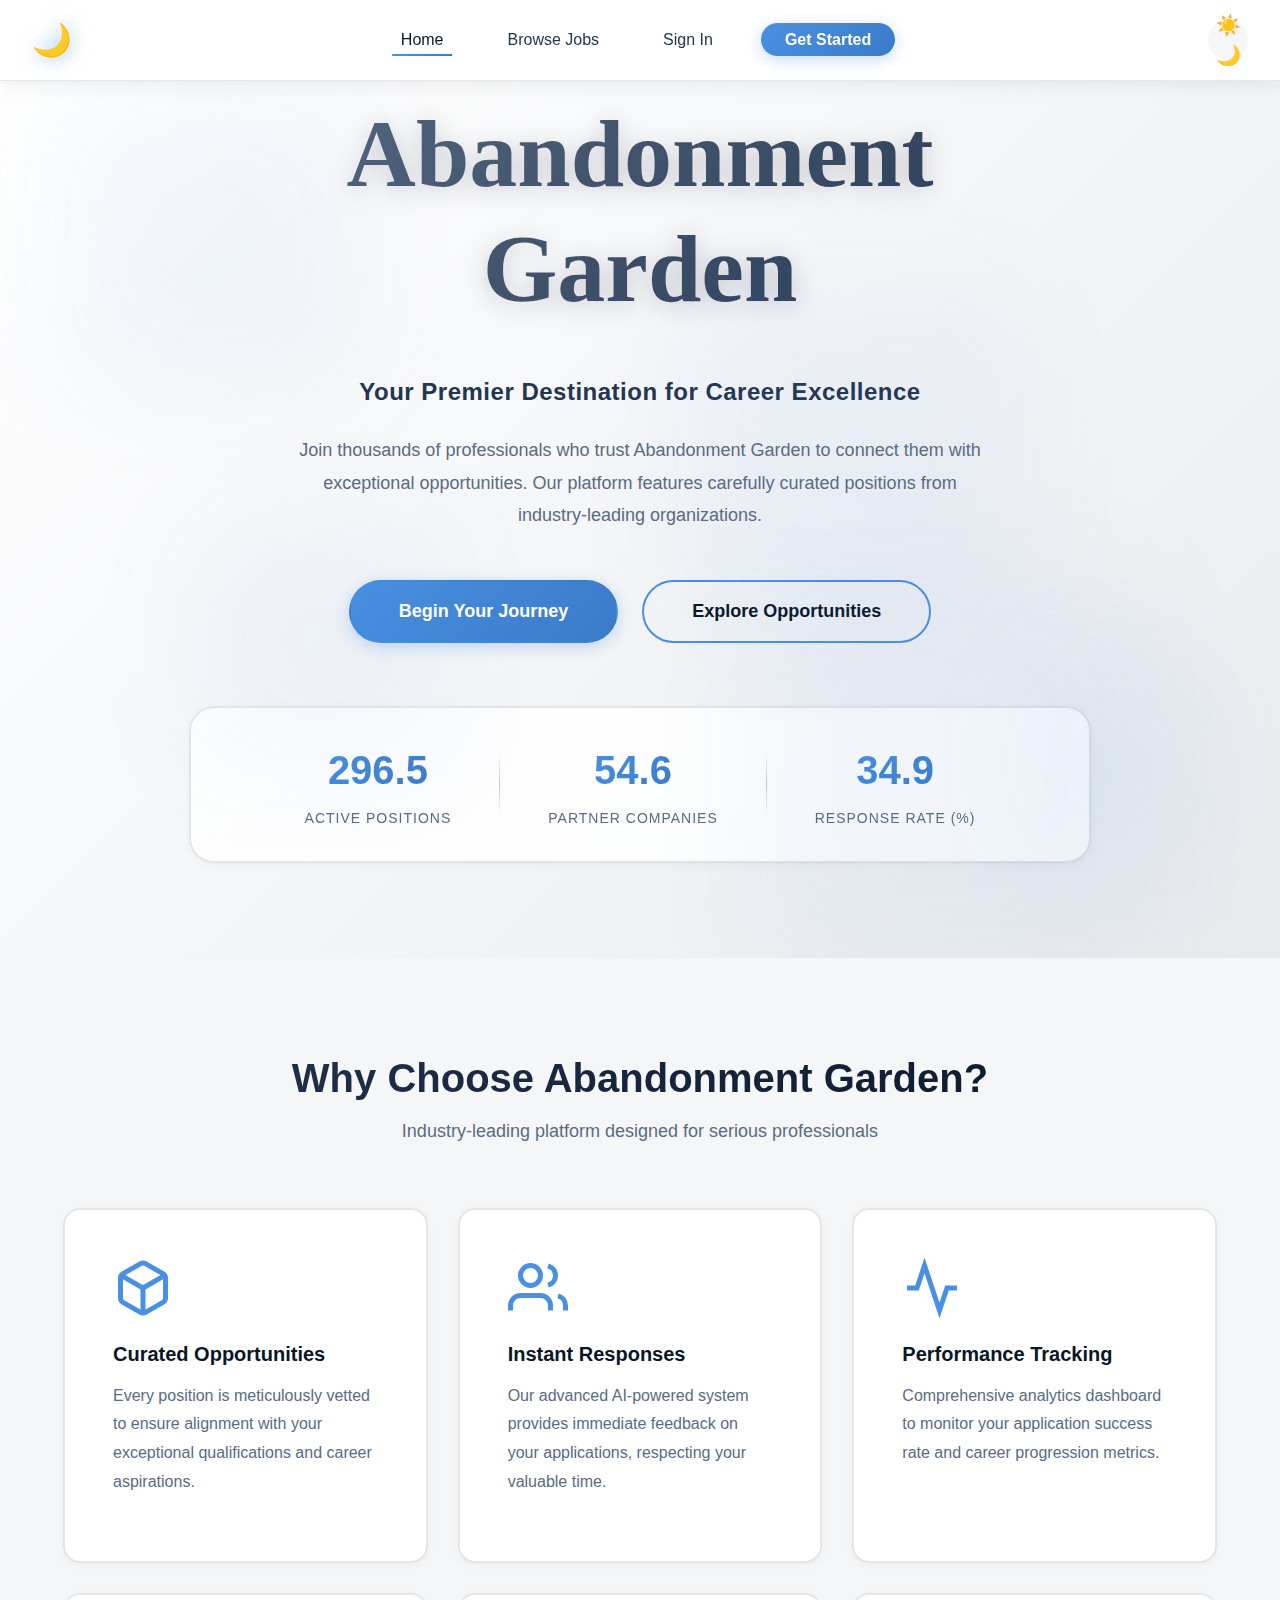
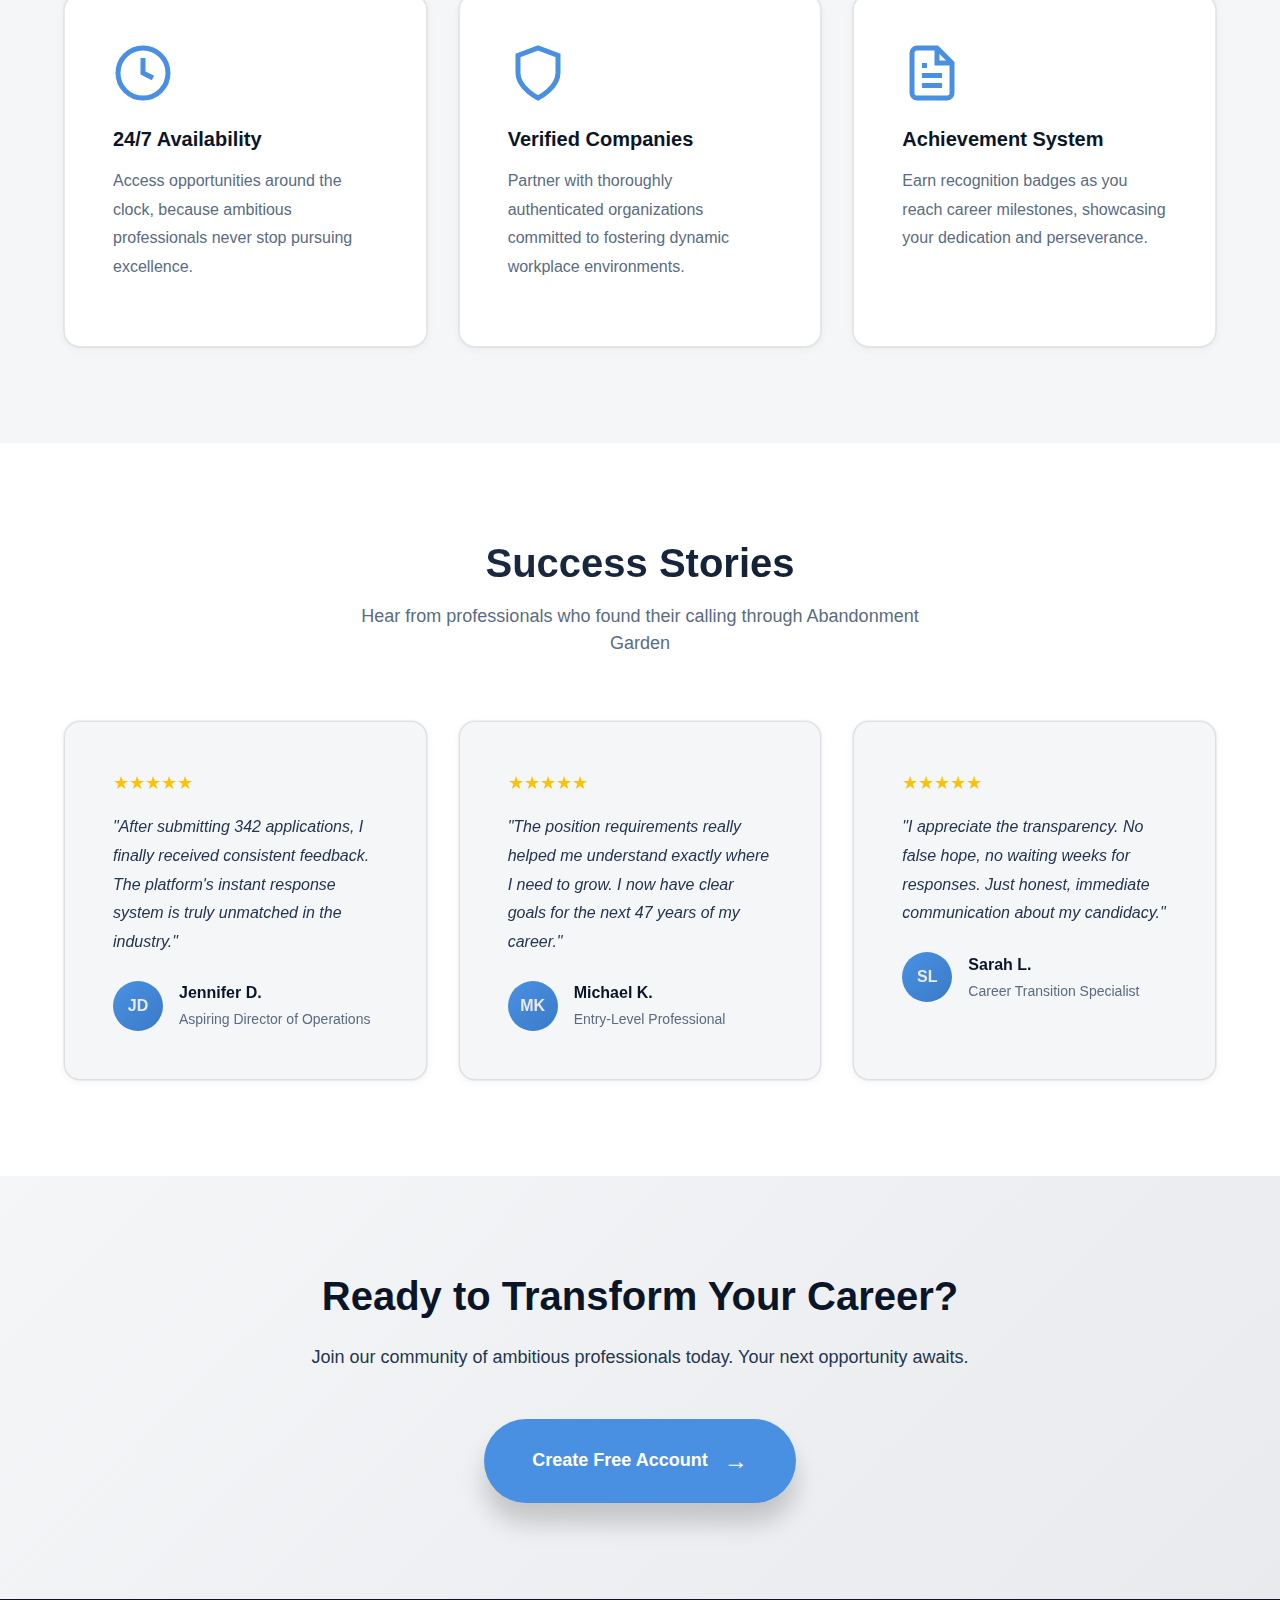
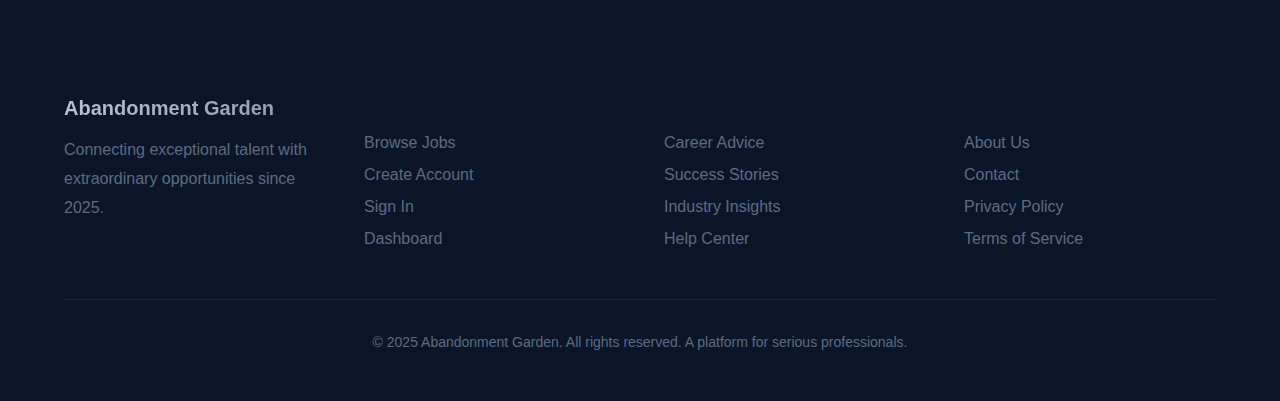
<file: index.html>
<!DOCTYPE html>
<html lang="en">
<head>
    <meta charset="UTF-8">
    <meta name="viewport" content="width=device-width, initial-scale=1.0">
    <meta name="description" content="Abandonment Garden - Where career dreams meet impossible requirements">
    <title>Abandonment Garden | Professional Job Search Platform</title>
    
    <!-- CSS Files -->
    <link rel="stylesheet" href="css/main.css">
    <link rel="stylesheet" href="css/animations.css">
    <link rel="stylesheet" href="css/themes.css">
    <link rel="stylesheet" href="css/components.css">
    <link rel="stylesheet" href="css/responsive.css">
</head>
<body>
    <!-- Particle Background -->
    <div id="particles-container"></div>
    
    <!-- Animated Background Gradient -->
    <div class="gradient-bg"></div>

    <!-- Navigation -->
    <nav class="main-nav">
        <div class="nav-container">
            <div class="nav-brand">
                <span class="brand-symbol">🌙</span>
            </div>
            <ul class="nav-links">
                <li><a href="index.html" class="nav-link active">Home</a></li>
                <li><a href="pages/jobs.html" class="nav-link">Browse Jobs</a></li>
                <li><a href="pages/login.html" class="nav-link">Sign In</a></li>
                <li><a href="pages/signup.html" class="nav-link btn-nav-primary">Get Started</a></li>
            </ul>
            <button class="theme-toggle" id="themeToggle" aria-label="Toggle theme">
                <span class="theme-icon">🌙</span>
            </button>
            <button class="mobile-menu-toggle" id="mobileMenuToggle" aria-label="Toggle menu">
                <span></span>
                <span></span>
                <span></span>
            </button>
        </div>
    </nav>

    <!-- Hero Section -->
    <section class="hero">
        <div class="hero-content">
            <!-- Main Logo with Crying Effect -->
            <div class="logo-container">
                <h1 class="main-logo">
                    <span class="logo-text" id="mainLogo">Abandonment Garden</span>
                </h1>
                <!-- Tears Animation Container -->
                <div class="tears-container" id="tearsContainer"></div>
            </div>
            
            <p class="hero-tagline">
                Your Premier Destination for Career Excellence
            </p>
            
            <p class="hero-description">
                Join thousands of professionals who trust Abandonment Garden to connect them with exceptional opportunities. 
                Our platform features carefully curated positions from industry-leading organizations.
            </p>
            
            <div class="hero-cta">
                <a href="pages/signup.html" class="btn-hero-primary">
                    <span class="btn-text">Begin Your Journey</span>
                    <span class="btn-shine"></span>
                </a>
                <a href="pages/jobs.html" class="btn-hero-secondary">
                    <span class="btn-text">Explore Opportunities</span>
                </a>
            </div>

            <!-- Stats Display -->
            <div class="stats-container">
                <div class="stat-item">
                    <div class="stat-number" data-target="847">0</div>
                    <div class="stat-label">Active Positions</div>
                </div>
                <div class="stat-divider"></div>
                <div class="stat-item">
                    <div class="stat-number" data-target="156">0</div>
                    <div class="stat-label">Partner Companies</div>
                </div>
                <div class="stat-divider"></div>
                <div class="stat-item">
                    <div class="stat-number" data-target="99.8">0</div>
                    <div class="stat-label">Response Rate (%)</div>
                </div>
            </div>
        </div>

        <!-- Floating Elements -->
        <div class="floating-shapes">
            <div class="shape shape-1"></div>
            <div class="shape shape-2"></div>
            <div class="shape shape-3"></div>
            <div class="shape shape-4"></div>
            <div class="shape shape-5"></div>
        </div>
    </section>

    <!-- Features Section -->
    <section class="features">
        <div class="container">
            <div class="section-header">
                <h2 class="section-title">Why Choose Abandonment Garden?</h2>
                <p class="section-subtitle">
                    Industry-leading platform designed for serious professionals
                </p>
            </div>

            <div class="features-grid">
                <div class="feature-card">
                    <div class="feature-icon">
                        <svg viewBox="0 0 24 24" fill="none" stroke="currentColor" stroke-width="2">
                            <path d="M21 16V8a2 2 0 0 0-1-1.73l-7-4a2 2 0 0 0-2 0l-7 4A2 2 0 0 0 3 8v8a2 2 0 0 0 1 1.73l7 4a2 2 0 0 0 2 0l7-4A2 2 0 0 0 21 16z"></path>
                            <polyline points="3.27 6.96 12 12.01 20.73 6.96"></polyline>
                            <line x1="12" y1="22.08" x2="12" y2="12"></line>
                        </svg>
                    </div>
                    <h3 class="feature-title">Curated Opportunities</h3>
                    <p class="feature-description">
                        Every position is meticulously vetted to ensure alignment with your exceptional qualifications and career aspirations.
                    </p>
                </div>

                <div class="feature-card">
                    <div class="feature-icon">
                        <svg viewBox="0 0 24 24" fill="none" stroke="currentColor" stroke-width="2">
                            <path d="M17 21v-2a4 4 0 0 0-4-4H5a4 4 0 0 0-4 4v2"></path>
                            <circle cx="9" cy="7" r="4"></circle>
                            <path d="M23 21v-2a4 4 0 0 0-3-3.87"></path>
                            <path d="M16 3.13a4 4 0 0 1 0 7.75"></path>
                        </svg>
                    </div>
                    <h3 class="feature-title">Instant Responses</h3>
                    <p class="feature-description">
                        Our advanced AI-powered system provides immediate feedback on your applications, respecting your valuable time.
                    </p>
                </div>

                <div class="feature-card">
                    <div class="feature-icon">
                        <svg viewBox="0 0 24 24" fill="none" stroke="currentColor" stroke-width="2">
                            <polyline points="22 12 18 12 15 21 9 3 6 12 2 12"></polyline>
                        </svg>
                    </div>
                    <h3 class="feature-title">Performance Tracking</h3>
                    <p class="feature-description">
                        Comprehensive analytics dashboard to monitor your application success rate and career progression metrics.
                    </p>
                </div>

                <div class="feature-card">
                    <div class="feature-icon">
                        <svg viewBox="0 0 24 24" fill="none" stroke="currentColor" stroke-width="2">
                            <circle cx="12" cy="12" r="10"></circle>
                            <polyline points="12 6 12 12 16 14"></polyline>
                        </svg>
                    </div>
                    <h3 class="feature-title">24/7 Availability</h3>
                    <p class="feature-description">
                        Access opportunities around the clock, because ambitious professionals never stop pursuing excellence.
                    </p>
                </div>

                <div class="feature-card">
                    <div class="feature-icon">
                        <svg viewBox="0 0 24 24" fill="none" stroke="currentColor" stroke-width="2">
                            <path d="M12 22s8-4 8-10V5l-8-3-8 3v7c0 6 8 10 8 10z"></path>
                        </svg>
                    </div>
                    <h3 class="feature-title">Verified Companies</h3>
                    <p class="feature-description">
                        Partner with thoroughly authenticated organizations committed to fostering dynamic workplace environments.
                    </p>
                </div>

                <div class="feature-card">
                    <div class="feature-icon">
                        <svg viewBox="0 0 24 24" fill="none" stroke="currentColor" stroke-width="2">
                            <path d="M14 2H6a2 2 0 0 0-2 2v16a2 2 0 0 0 2 2h12a2 2 0 0 0 2-2V8z"></path>
                            <polyline points="14 2 14 8 20 8"></polyline>
                            <line x1="16" y1="13" x2="8" y2="13"></line>
                            <line x1="16" y1="17" x2="8" y2="17"></line>
                            <polyline points="10 9 9 9 8 9"></polyline>
                        </svg>
                    </div>
                    <h3 class="feature-title">Achievement System</h3>
                    <p class="feature-description">
                        Earn recognition badges as you reach career milestones, showcasing your dedication and perseverance.
                    </p>
                </div>
            </div>
        </div>
    </section>

    <!-- Testimonials Section -->
    <section class="testimonials">
        <div class="container">
            <div class="section-header">
                <h2 class="section-title">Success Stories</h2>
                <p class="section-subtitle">
                    Hear from professionals who found their calling through Abandonment Garden
                </p>
            </div>

            <div class="testimonials-grid">
                <div class="testimonial-card">
                    <div class="testimonial-stars">★★★★★</div>
                    <p class="testimonial-text">
                        "After submitting 342 applications, I finally received consistent feedback. The platform's instant response system is truly unmatched in the industry."
                    </p>
                    <div class="testimonial-author">
                        <div class="author-avatar">JD</div>
                        <div class="author-info">
                            <div class="author-name">Jennifer D.</div>
                            <div class="author-title">Aspiring Director of Operations</div>
                        </div>
                    </div>
                </div>

                <div class="testimonial-card">
                    <div class="testimonial-stars">★★★★★</div>
                    <p class="testimonial-text">
                        "The position requirements really helped me understand exactly where I need to grow. I now have clear goals for the next 47 years of my career."
                    </p>
                    <div class="testimonial-author">
                        <div class="author-avatar">MK</div>
                        <div class="author-info">
                            <div class="author-name">Michael K.</div>
                            <div class="author-title">Entry-Level Professional</div>
                        </div>
                    </div>
                </div>

                <div class="testimonial-card">
                    <div class="testimonial-stars">★★★★★</div>
                    <p class="testimonial-text">
                        "I appreciate the transparency. No false hope, no waiting weeks for responses. Just honest, immediate communication about my candidacy."
                    </p>
                    <div class="testimonial-author">
                        <div class="author-avatar">SL</div>
                        <div class="author-info">
                            <div class="author-name">Sarah L.</div>
                            <div class="author-title">Career Transition Specialist</div>
                        </div>
                    </div>
                </div>
            </div>
        </div>
    </section>

    <!-- CTA Section -->
    <section class="cta-section">
        <div class="container">
            <div class="cta-content">
                <h2 class="cta-title">Ready to Transform Your Career?</h2>
                <p class="cta-description">
                    Join our community of ambitious professionals today. Your next opportunity awaits.
                </p>
                <a href="pages/signup.html" class="btn-cta">
                    <span class="btn-text">Create Free Account</span>
                    <span class="btn-arrow">→</span>
                </a>
            </div>
        </div>
    </section>

    <!-- Footer -->
    <footer class="main-footer">
        <div class="container">
            <div class="footer-content">
                <div class="footer-section">
                    <h3 class="footer-title">Abandonment Garden</h3>
                    <p class="footer-description">
                        Connecting exceptional talent with extraordinary opportunities since 2025.
                    </p>
                </div>

                <div class="footer-section">
                    <h4 class="footer-heading">Platform</h4>
                    <ul class="footer-links">
                        <li><a href="pages/jobs.html">Browse Jobs</a></li>
                        <li><a href="pages/signup.html">Create Account</a></li>
                        <li><a href="pages/login.html">Sign In</a></li>
                        <li><a href="pages/dashboard.html">Dashboard</a></li>
                    </ul>
                </div>

                <div class="footer-section">
                    <h4 class="footer-heading">Resources</h4>
                    <ul class="footer-links">
                        <li><a href="#">Career Advice</a></li>
                        <li><a href="#">Success Stories</a></li>
                        <li><a href="#">Industry Insights</a></li>
                        <li><a href="#">Help Center</a></li>
                    </ul>
                </div>

                <div class="footer-section">
                    <h4 class="footer-heading">Company</h4>
                    <ul class="footer-links">
                        <li><a href="#">About Us</a></li>
                        <li><a href="#">Contact</a></li>
                        <li><a href="#">Privacy Policy</a></li>
                        <li><a href="#">Terms of Service</a></li>
                    </ul>
                </div>
            </div>

            <div class="footer-bottom">
                <p>&copy; 2025 Abandonment Garden. All rights reserved. A platform for serious professionals.</p>
            </div>
        </div>
    </footer>

    <!-- JavaScript Files -->
    <script src="js/utils.js"></script>
    <script src="js/theme.js"></script>
    <script src="js/animations.js"></script>
    <script src="js/main.js"></script>
</body>
</html>
</file>
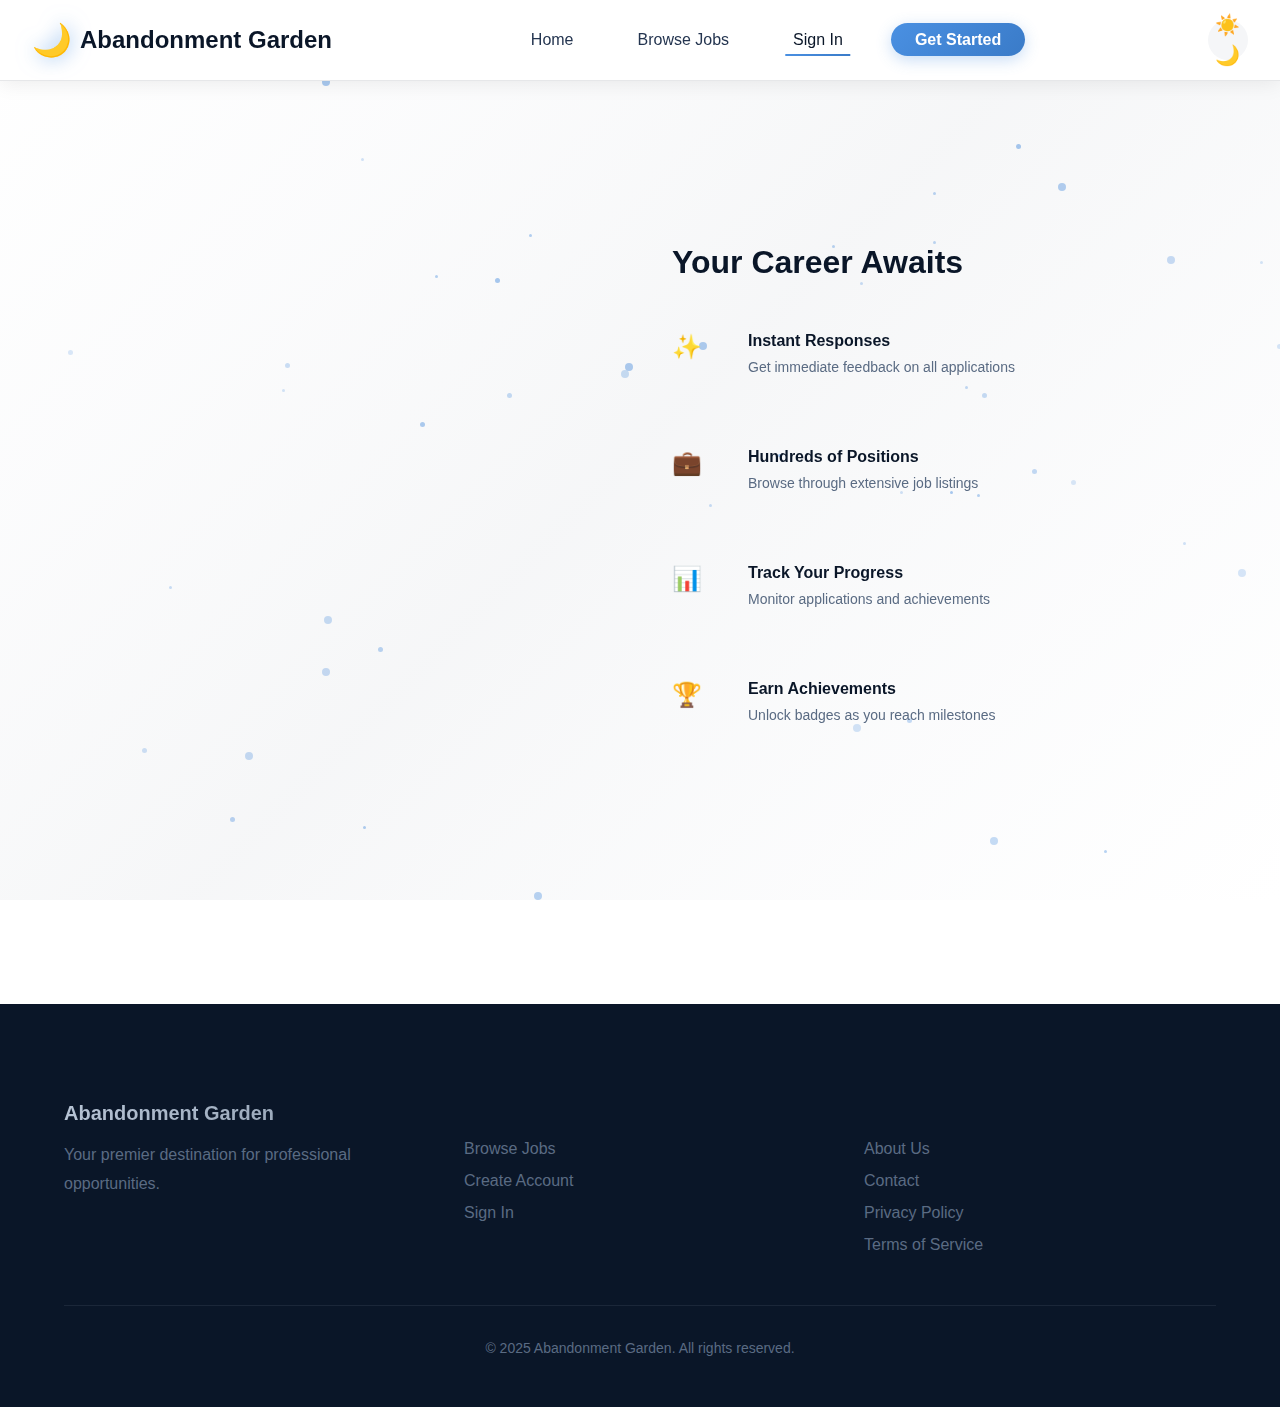
<file: pages/applications.html>
<!DOCTYPE html>
<html lang="en">
<head>
    <meta charset="UTF-8">
    <meta name="viewport" content="width=device-width, initial-scale=1.0">
    <meta name="description" content="Your application history at Abandonment Garden">
    <title>My Applications | Abandonment Garden</title>
    
    <!-- CSS Files -->
    <link rel="stylesheet" href="../css/main.css">
    <link rel="stylesheet" href="../css/animations.css">
    <link rel="stylesheet" href="../css/themes.css">
    <link rel="stylesheet" href="../css/components.css">
    <link rel="stylesheet" href="../css/responsive.css">
</head>
<body>
    <!-- Particle Background -->
    <div id="particles-container"></div>
    
    <!-- Animated Background Gradient -->
    <div class="gradient-bg"></div>

    <!-- Navigation -->
    <nav class="main-nav">
        <div class="nav-container">
            <div class="nav-brand">
                <a href="../index.html" style="text-decoration: none; color: inherit; display: flex; align-items: center; gap: 0.5rem;">
                    <span class="brand-symbol">🌙</span>
                    <span>Abandonment Garden</span>
                </a>
            </div>
            <ul class="nav-links">
                <li><a href="../index.html" class="nav-link">Home</a></li>
                <li><a href="jobs.html" class="nav-link">Browse Jobs</a></li>
                <li><a href="dashboard.html" class="nav-link">Dashboard</a></li>
                <li><a href="#" class="nav-link btn-nav-primary logout-btn">Logout</a></li>
            </ul>
            <button class="theme-toggle" id="themeToggle" aria-label="Toggle theme">
                <span class="theme-icon">🌙</span>
            </button>
            <button class="mobile-menu-toggle" id="mobileMenuToggle" aria-label="Toggle menu">
                <span></span>
                <span></span>
                <span></span>
            </button>
        </div>
    </nav>

    <!-- Page Header -->
    <section class="page-header">
        <div class="container">
            <h1 class="page-title">My Applications</h1>
            <p class="page-subtitle">Track your career journey and application responses</p>
        </div>
    </section>

    <!-- Applications Stats -->
    <section class="applications-stats-section">
        <div class="container">
            <div class="stats-row">
                <div class="stat-box card">
                    <div class="stat-icon">📝</div>
                    <div class="stat-content">
                        <div class="stat-number" id="totalApps">0</div>
                        <div class="stat-label">Total Applications</div>
                    </div>
                </div>
                <div class="stat-box card">
                    <div class="stat-icon">❌</div>
                    <div class="stat-content">
                        <div class="stat-number" id="rejectedApps">0</div>
                        <div class="stat-label">Rejections</div>
                    </div>
                </div>
                <div class="stat-box card">
                    <div class="stat-icon">📊</div>
                    <div class="stat-content">
                        <div class="stat-number" id="rejectionRate">100%</div>
                        <div class="stat-label">Response Rate</div>
                    </div>
                </div>
            </div>
        </div>
    </section>

    <!-- Applications List -->
    <section class="applications-list-section">
        <div class="container">
            <div class="applications-header">
                <h2 class="section-heading">Application History</h2>
                <a href="jobs.html" class="btn btn-primary btn-pill">
                    <span class="btn-text">Apply to More Jobs</span>
                </a>
            </div>

            <div id="applicationsContainer" class="applications-list">
                <!-- Applications will be dynamically loaded here -->
                <div class="empty-state">
                    <div class="empty-state-icon">📭</div>
                    <h3 class="empty-state-title">No Applications Yet</h3>
                    <p class="empty-state-description">
                        Start your professional journey by applying to exceptional opportunities
                    </p>
                    <a href="jobs.html" class="btn btn-primary btn-pill">Browse Jobs</a>
                </div>
            </div>
        </div>
    </section>

    <!-- Motivational Section -->
    <section class="motivation-section">
        <div class="container">
            <div class="motivation-card card">
                <h3>Keep Going! 💪</h3>
                <p>Every rejection is one step closer to finding the perfect opportunity that appreciates your unique qualifications.</p>
                <div class="motivation-stats">
                    <div class="motivation-stat">
                        <strong>Did you know?</strong>
                        <p>The average professional receives responses to 100% of their applications on Abandonment Garden!</p>
                    </div>
                </div>
            </div>
        </div>
    </section>

    <!-- Footer -->
    <footer class="main-footer">
        <div class="container">
            <div class="footer-content">
                <div class="footer-section">
                    <h3 class="footer-title">Abandonment Garden</h3>
                    <p class="footer-description">
                        Connecting exceptional talent with extraordinary opportunities since 2025.
                    </p>
                </div>

                <div class="footer-section">
                    <h4 class="footer-heading">Platform</h4>
                    <ul class="footer-links">
                        <li><a href="jobs.html">Browse Jobs</a></li>
                        <li><a href="saved-jobs.html">Saved Jobs</a></li>
                        <li><a href="applications.html">Applications</a></li>
                        <li><a href="profile.html">Profile</a></li>
                    </ul>
                </div>

                <div class="footer-section">
                    <h4 class="footer-heading">Resources</h4>
                    <ul class="footer-links">
                        <li><a href="#">Career Advice</a></li>
                        <li><a href="#">Success Stories</a></li>
                        <li><a href="#">Industry Insights</a></li>
                        <li><a href="#">Help Center</a></li>
                    </ul>
                </div>

                <div class="footer-section">
                    <h4 class="footer-heading">Company</h4>
                    <ul class="footer-links">
                        <li><a href="#">About Us</a></li>
                        <li><a href="#">Contact</a></li>
                        <li><a href="#">Privacy Policy</a></li>
                        <li><a href="#">Terms of Service</a></li>
                    </ul>
                </div>
            </div>

            <div class="footer-bottom">
                <p>&copy; 2025 Abandonment Garden. All rights reserved. A platform for serious professionals.</p>
            </div>
        </div>
    </footer>

    <!-- JavaScript Files -->
    <script src="../js/utils.js"></script>
    <script src="../js/theme.js"></script>
    <script src="../js/animations.js"></script>
    <script src="../js/auth.js"></script>
    <script src="../js/jobs.js"></script>
    <script src="../js/main.js"></script>

    <script>
        // Load applications when page loads
        document.addEventListener('DOMContentLoaded', () => {
            loadApplications();
        });

        function loadApplications() {
            // Check if user is logged in
            if (!window.auth || !window.auth.isAuthenticated()) {
                window.location.href = 'login.html';
                return;
            }

            const user = window.auth.getCurrentUser();
            const applications = user.applications || [];

            // Update stats
            document.getElementById('totalApps').textContent = applications.length;
            document.getElementById('rejectedApps').textContent = applications.length;
            document.getElementById('rejectionRate').textContent = applications.length > 0 ? '100%' : '0%';

            // Render applications
            renderApplications(applications);
        }

        function renderApplications(applications) {
            const container = document.getElementById('applicationsContainer');

            if (applications.length === 0) {
                container.innerHTML = `
                    <div class="empty-state">
                        <div class="empty-state-icon">📭</div>
                        <h3 class="empty-state-title">No Applications Yet</h3>
                        <p class="empty-state-description">
                            Start your professional journey by applying to exceptional opportunities
                        </p>
                        <a href="jobs.html" class="btn btn-primary btn-pill">Browse Jobs</a>
                    </div>
                `;
                return;
            }

            // Sort by date (newest first)
            const sortedApps = [...applications].sort((a, b) => 
                new Date(b.appliedDate) - new Date(a.appliedDate)
            );

            container.innerHTML = sortedApps.map(app => createApplicationCard(app)).join('');
        }

        function createApplicationCard(app) {
            const date = new Date(app.appliedDate);
            const formattedDate = date.toLocaleDateString('en-US', { 
                year: 'numeric', 
                month: 'long', 
                day: 'numeric' 
            });
            const timeAgo = getTimeAgo(date);

            return `
                <div class="application-card card">
                    <div class="application-header">
                        <div class="application-info">
                            <h3 class="application-title">${app.jobTitle}</h3>
                            <div class="application-company">${app.company}</div>
                        </div>
                        <span class="badge badge-error">Rejected</span>
                    </div>
                    <div class="application-meta">
                        <span class="application-date">📅 Applied: ${formattedDate}</span>
                        <span class="application-time-ago">${timeAgo}</span>
                    </div>
                    <div class="application-rejection">
                        <div class="rejection-header">
                            <strong>❌ Rejection Reason:</strong>
                        </div>
                        <p class="rejection-text">${app.rejectionReason}</p>
                    </div>
                    <div class="application-footer">
                        <a href="job-details.html?id=${app.jobId}" class="btn btn-secondary btn-pill btn-sm">
                            View Job Details
                        </a>
                    </div>
                </div>
            `;
        }

        function getTimeAgo(date) {
            const seconds = Math.floor((new Date() - date) / 1000);
            
            const intervals = {
                year: 31536000,
                month: 2592000,
                week: 604800,
                day: 86400,
                hour: 3600,
                minute: 60
            };
            
            for (const [unit, secondsInUnit] of Object.entries(intervals)) {
                const interval = Math.floor(seconds / secondsInUnit);
                if (interval >= 1) {
                    return `${interval} ${unit}${interval > 1 ? 's' : ''} ago`;
                }
            }
            
            return 'just now';
        }
    </script>

    <style>
        .page-header {
            padding: var(--spacing-3xl) 0 var(--spacing-xl);
            text-align: center;
        }

        .page-title {
            font-size: var(--font-size-4xl);
            margin-bottom: var(--spacing-sm);
            background: var(--gradient-silver);
            -webkit-background-clip: text;
            -webkit-text-fill-color: transparent;
            background-clip: text;
        }

        .page-subtitle {
            font-size: var(--font-size-lg);
            color: var(--color-text-muted);
        }

        .applications-stats-section {
            padding: var(--spacing-2xl) 0;
            background: var(--color-bg-secondary);
            border-top: 1px solid rgba(184, 197, 214, 0.1);
            border-bottom: 1px solid rgba(184, 197, 214, 0.1);
        }

        .stats-row {
            display: grid;
            grid-template-columns: repeat(auto-fit, minmax(250px, 1fr));
            gap: var(--spacing-lg);
        }

        .stat-box {
            display: flex;
            align-items: center;
            gap: var(--spacing-md);
            padding: var(--spacing-xl);
        }

        .stat-icon {
            font-size: var(--font-size-4xl);
        }

        .stat-number {
            font-size: var(--font-size-3xl);
            font-weight: var(--font-weight-bold);
            color: var(--color-text-primary);
            margin-bottom: var(--spacing-xs);
        }

        .stat-label {
            font-size: var(--font-size-sm);
            color: var(--color-text-muted);
            text-transform: uppercase;
            letter-spacing: 0.5px;
        }

        .applications-list-section {
            padding: var(--spacing-4xl) 0;
            min-height: 60vh;
        }

        .applications-header {
            display: flex;
            justify-content: space-between;
            align-items: center;
            margin-bottom: var(--spacing-2xl);
        }

        .section-heading {
            font-size: var(--font-size-2xl);
            margin: 0;
        }

        .applications-list {
            display: flex;
            flex-direction: column;
            gap: var(--spacing-lg);
        }

        .application-card {
            padding: var(--spacing-xl);
        }

        .application-header {
            display: flex;
            justify-content: space-between;
            align-items: flex-start;
            margin-bottom: var(--spacing-md);
        }

        .application-title {
            font-size: var(--font-size-xl);
            font-weight: var(--font-weight-bold);
            color: var(--color-text-primary);
            margin: 0 0 var(--spacing-xs) 0;
        }

        .application-company {
            font-size: var(--font-size-base);
            font-weight: var(--font-weight-semibold);
            color: var(--color-text-secondary);
        }

        .application-meta {
            display: flex;
            gap: var(--spacing-lg);
            margin-bottom: var(--spacing-md);
            font-size: var(--font-size-sm);
            color: var(--color-text-muted);
        }

        .application-rejection {
            background: var(--color-bg-primary);
            border-left: 4px solid var(--color-error);
            padding: var(--spacing-md);
            border-radius: var(--radius-md);
            margin-bottom: var(--spacing-md);
        }

        .rejection-header {
            margin-bottom: var(--spacing-sm);
            color: var(--color-error);
        }

        .rejection-text {
            font-size: var(--font-size-sm);
            color: var(--color-text-muted);
            line-height: var(--line-height-relaxed);
            margin: 0;
        }

        .application-footer {
            display: flex;
            gap: var(--spacing-sm);
        }

        .motivation-section {
            padding: var(--spacing-3xl) 0;
            background: var(--color-bg-secondary);
        }

        .motivation-card {
            text-align: center;
            padding: var(--spacing-3xl);
            border-left: 4px solid var(--color-accent);
        }

        .motivation-card h3 {
            font-size: var(--font-size-2xl);
            margin-bottom: var(--spacing-md);
        }

        .motivation-card > p {
            font-size: var(--font-size-lg);
            color: var(--color-text-secondary);
            margin-bottom: var(--spacing-xl);
            max-width: 600px;
            margin-left: auto;
            margin-right: auto;
        }

        .motivation-stats {
            display: flex;
            justify-content: center;
            gap: var(--spacing-2xl);
        }

        .motivation-stat {
            text-align: center;
        }

        .motivation-stat strong {
            display: block;
            font-size: var(--font-size-lg);
            color: var(--color-accent);
            margin-bottom: var(--spacing-sm);
        }

        .motivation-stat p {
            font-size: var(--font-size-sm);
            color: var(--color-text-muted);
            margin: 0;
        }

        @media (max-width: 767px) {
            .stats-row {
                grid-template-columns: 1fr;
            }

            .page-title {
                font-size: var(--font-size-2xl);
            }

            .applications-header {
                flex-direction: column;
                gap: var(--spacing-md);
                align-items: flex-start;
            }

            .applications-header .btn {
                width: 100%;
            }

            .application-header {
                flex-direction: column;
                gap: var(--spacing-sm);
            }

            .application-meta {
                flex-direction: column;
                gap: var(--spacing-xs);
            }

            .motivation-card {
                padding: var(--spacing-xl);
            }
        }
    </style>
</body>
</html>
</file>
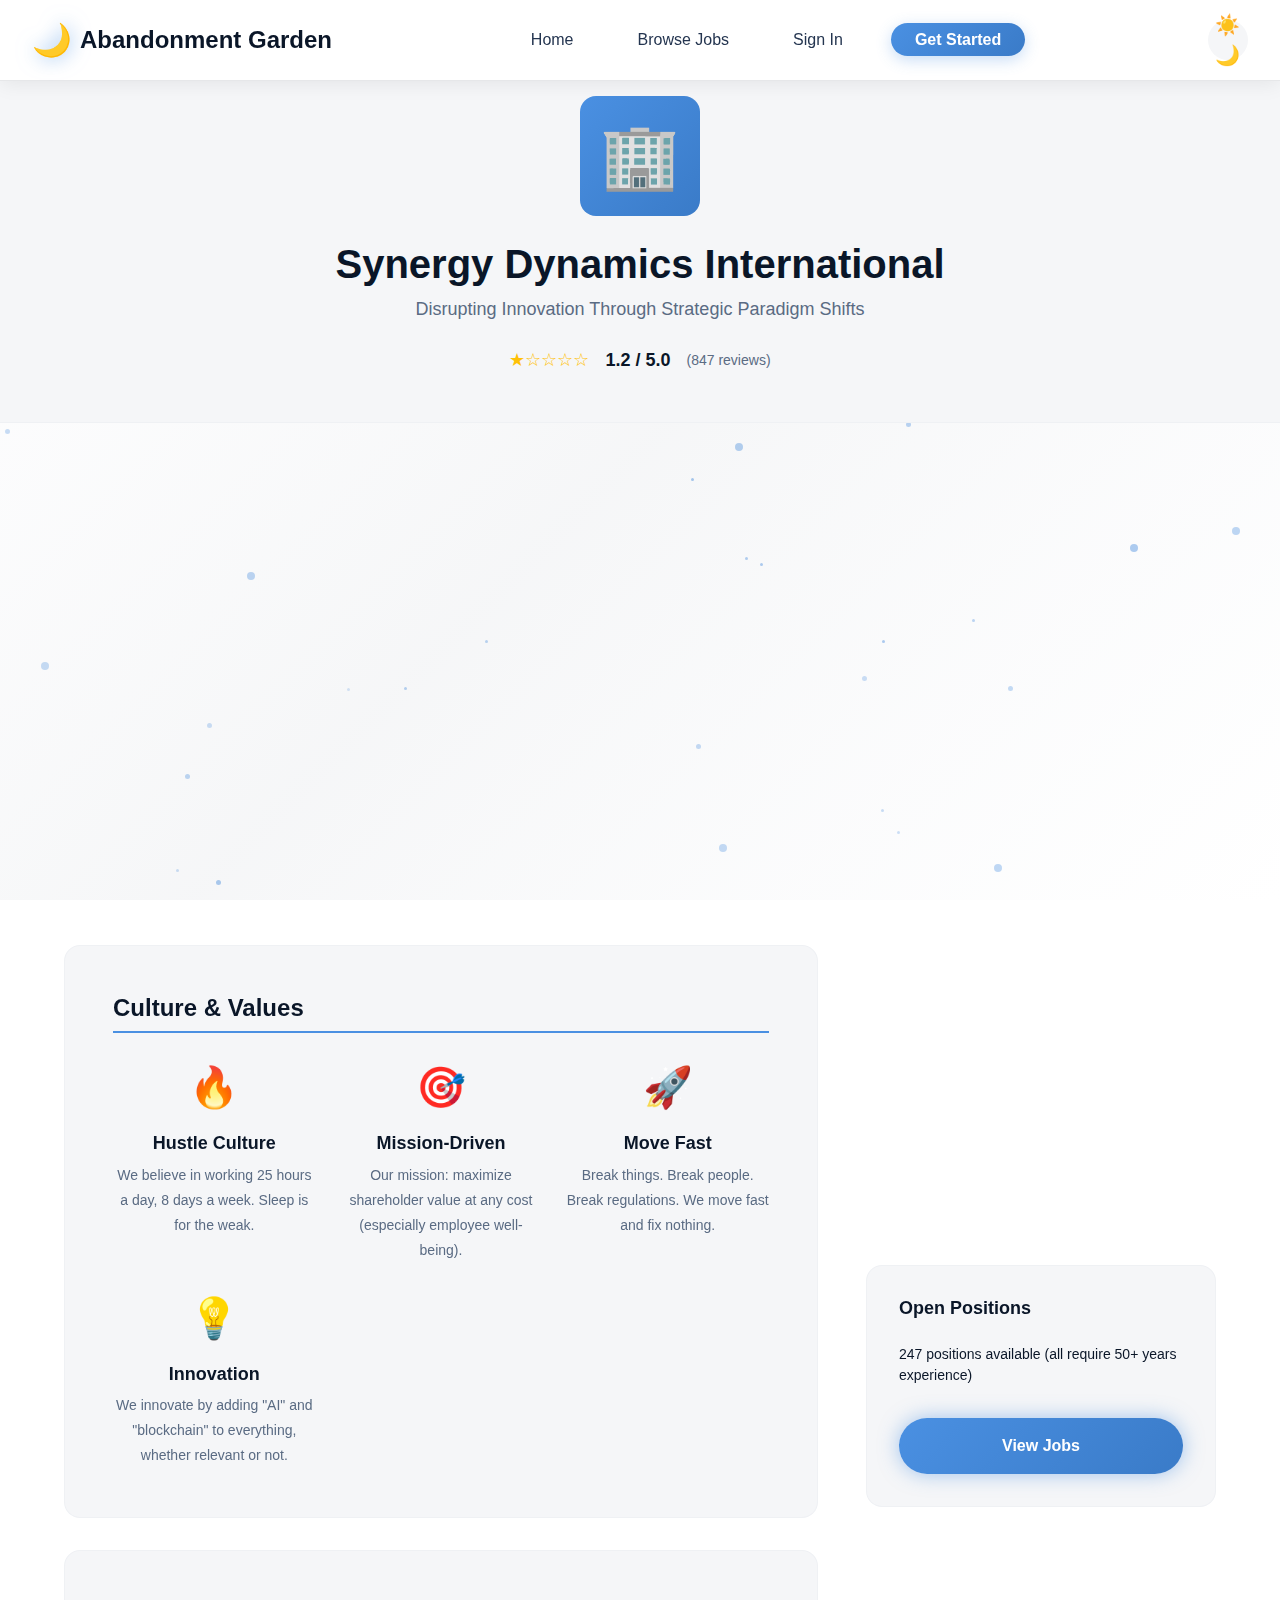
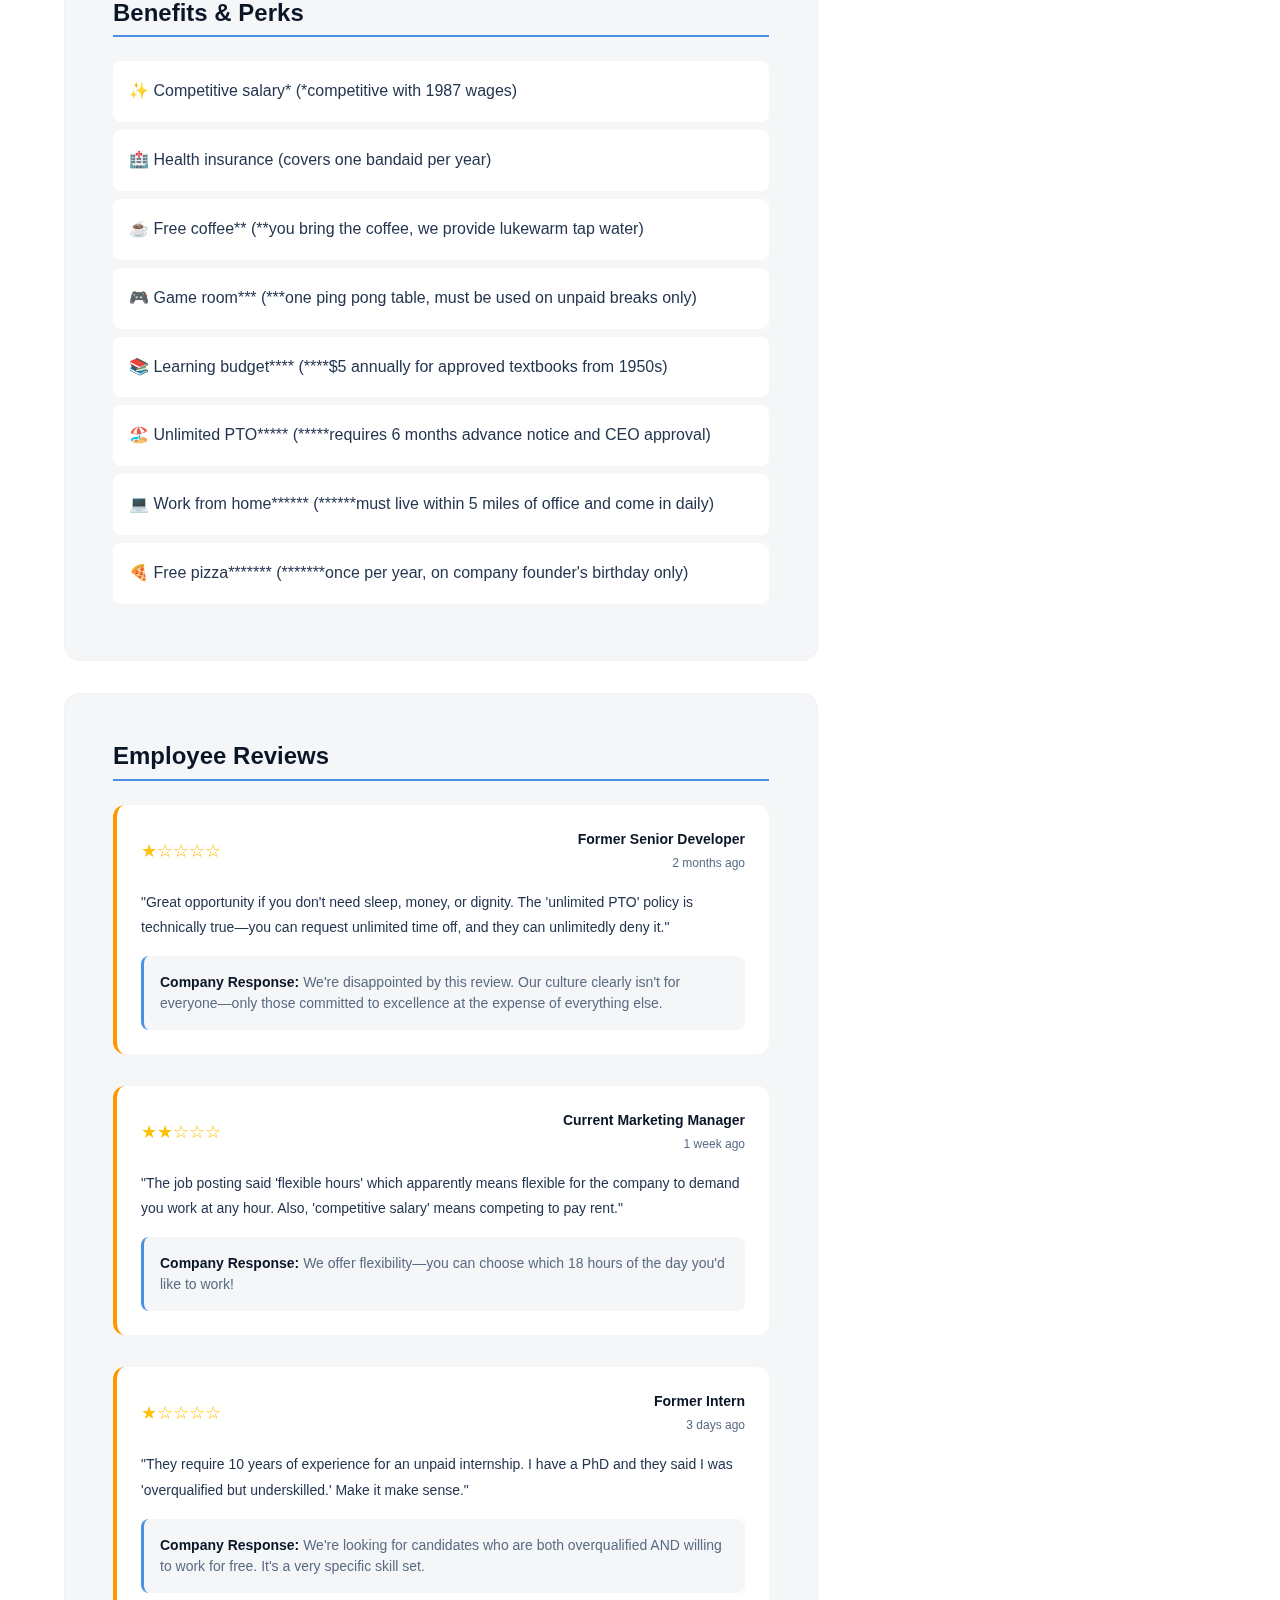
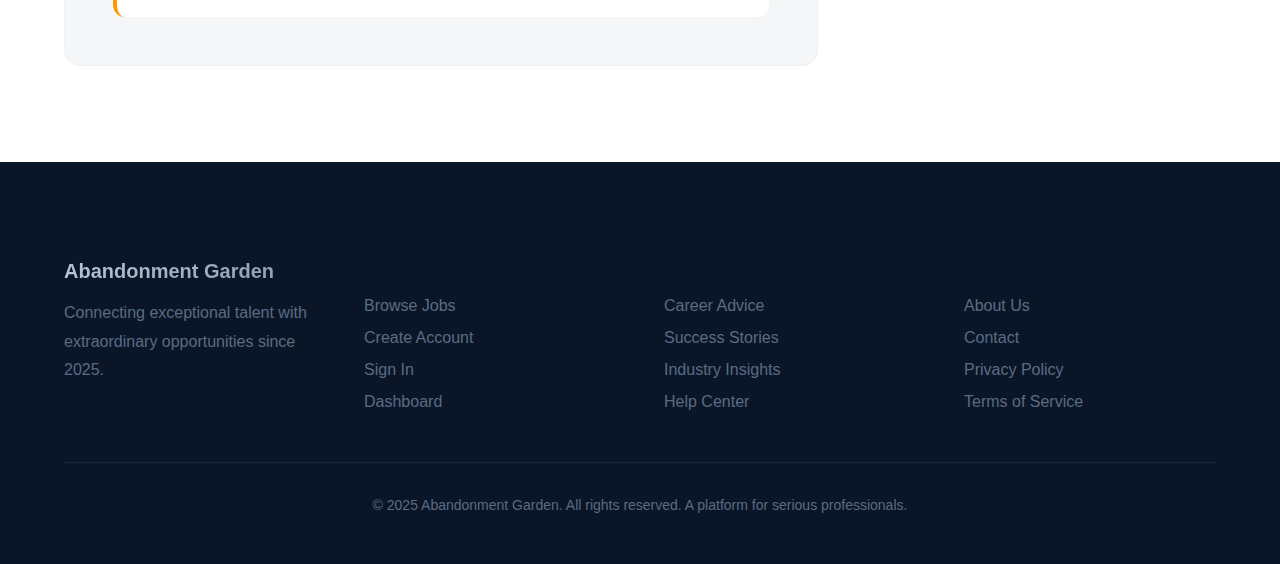
<file: pages/company.html>
<!DOCTYPE html>
<html lang="en">
<head>
    <meta charset="UTF-8">
    <meta name="viewport" content="width=device-width, initial-scale=1.0">
    <meta name="description" content="Company profile at Abandonment Garden">
    <title>Company Profile | Abandonment Garden</title>
    
    <!-- CSS Files -->
    <link rel="stylesheet" href="../css/main.css">
    <link rel="stylesheet" href="../css/animations.css">
    <link rel="stylesheet" href="../css/themes.css">
    <link rel="stylesheet" href="../css/components.css">
    <link rel="stylesheet" href="../css/responsive.css">
</head>
<body>
    <!-- Particle Background -->
    <div id="particles-container"></div>
    
    <!-- Animated Background Gradient -->
    <div class="gradient-bg"></div>

    <!-- Navigation -->
    <nav class="main-nav">
        <div class="nav-container">
            <div class="nav-brand">
                <a href="../index.html" style="text-decoration: none; color: inherit; display: flex; align-items: center; gap: 0.5rem;">
                    <span class="brand-symbol">🌙</span>
                    <span>Abandonment Garden</span>
                </a>
            </div>
            <ul class="nav-links">
                <li><a href="../index.html" class="nav-link">Home</a></li>
                <li><a href="jobs.html" class="nav-link">Browse Jobs</a></li>
                <li><a href="login.html" class="nav-link">Sign In</a></li>
                <li><a href="signup.html" class="nav-link btn-nav-primary">Get Started</a></li>
            </ul>
            <button class="theme-toggle" id="themeToggle" aria-label="Toggle theme">
                <span class="theme-icon">🌙</span>
            </button>
            <button class="mobile-menu-toggle" id="mobileMenuToggle" aria-label="Toggle menu">
                <span></span>
                <span></span>
                <span></span>
            </button>
        </div>
    </nav>

    <!-- Company Header -->
    <section class="company-header">
        <div class="container">
            <div class="company-hero">
                <div class="company-logo">
                    <span class="company-logo-text">🏢</span>
                </div>
                <h1 class="company-name">Synergy Dynamics International</h1>
                <p class="company-tagline">Disrupting Innovation Through Strategic Paradigm Shifts</p>
                <div class="company-rating">
                    <span class="stars">★☆☆☆☆</span>
                    <span class="rating-text">1.2 / 5.0</span>
                    <span class="rating-count">(847 reviews)</span>
                </div>
            </div>
        </div>
    </section>

    <!-- Company Content -->
    <section class="company-section">
        <div class="container">
            <div class="company-layout">
                <!-- Company Info -->
                <div class="company-main">
                    <!-- About -->
                    <div class="company-card card">
                        <h2>About Us</h2>
                        <p>
                            At Synergy Dynamics International, we're not just a company—we're a movement. A movement 
                            dedicated to leveraging blockchain-powered AI quantum solutions to disrupt the future of 
                            tomorrow's yesterday.
                        </p>
                        <p>
                            Founded in 2024, we've rapidly become industry leaders in ideation, optimization, and 
                            synergization. Our team of thought leaders and innovation architects work tirelessly 
                            (literally—we don't believe in work-life balance) to deliver unparalleled value to our 
                            stakeholders while maintaining a culture of hustle and grind.
                        </p>
                    </div>

                    <!-- Culture & Values -->
                    <div class="company-card card">
                        <h2>Culture & Values</h2>
                        <div class="values-grid">
                            <div class="value-item">
                                <div class="value-icon">🔥</div>
                                <h3>Hustle Culture</h3>
                                <p>We believe in working 25 hours a day, 8 days a week. Sleep is for the weak.</p>
                            </div>
                            <div class="value-item">
                                <div class="value-icon">🎯</div>
                                <h3>Mission-Driven</h3>
                                <p>Our mission: maximize shareholder value at any cost (especially employee well-being).</p>
                            </div>
                            <div class="value-item">
                                <div class="value-icon">🚀</div>
                                <h3>Move Fast</h3>
                                <p>Break things. Break people. Break regulations. We move fast and fix nothing.</p>
                            </div>
                            <div class="value-item">
                                <div class="value-icon">💡</div>
                                <h3>Innovation</h3>
                                <p>We innovate by adding "AI" and "blockchain" to everything, whether relevant or not.</p>
                            </div>
                        </div>
                    </div>

                    <!-- Benefits -->
                    <div class="company-card card">
                        <h2>Benefits & Perks</h2>
                        <ul class="benefits-list">
                            <li>✨ Competitive salary* (*competitive with 1987 wages)</li>
                            <li>🏥 Health insurance (covers one bandaid per year)</li>
                            <li>☕ Free coffee** (**you bring the coffee, we provide lukewarm tap water)</li>
                            <li>🎮 Game room*** (***one ping pong table, must be used on unpaid breaks only)</li>
                            <li>📚 Learning budget**** (****$5 annually for approved textbooks from 1950s)</li>
                            <li>🏖️ Unlimited PTO***** (*****requires 6 months advance notice and CEO approval)</li>
                            <li>💻 Work from home****** (******must live within 5 miles of office and come in daily)</li>
                            <li>🍕 Free pizza******* (*******once per year, on company founder's birthday only)</li>
                        </ul>
                    </div>

                    <!-- Employee Reviews -->
                    <div class="company-card card">
                        <h2>Employee Reviews</h2>
                        <div class="reviews-container">
                            <div class="review-item">
                                <div class="review-header">
                                    <div class="review-rating">★☆☆☆☆</div>
                                    <div class="review-meta">
                                        <span class="review-position">Former Senior Developer</span>
                                        <span class="review-date">2 months ago</span>
                                    </div>
                                </div>
                                <p class="review-text">
                                    "Great opportunity if you don't need sleep, money, or dignity. The 'unlimited PTO' 
                                    policy is technically true—you can request unlimited time off, and they can 
                                    unlimitedly deny it."
                                </p>
                                <div class="review-response">
                                    <strong>Company Response:</strong> We're disappointed by this review. Our culture 
                                    clearly isn't for everyone—only those committed to excellence at the expense of 
                                    everything else.
                                </div>
                            </div>

                            <div class="review-item">
                                <div class="review-header">
                                    <div class="review-rating">★★☆☆☆</div>
                                    <div class="review-meta">
                                        <span class="review-position">Current Marketing Manager</span>
                                        <span class="review-date">1 week ago</span>
                                    </div>
                                </div>
                                <p class="review-text">
                                    "The job posting said 'flexible hours' which apparently means flexible for the 
                                    company to demand you work at any hour. Also, 'competitive salary' means competing 
                                    to pay rent."
                                </p>
                                <div class="review-response">
                                    <strong>Company Response:</strong> We offer flexibility—you can choose which 18 
                                    hours of the day you'd like to work!
                                </div>
                            </div>

                            <div class="review-item">
                                <div class="review-header">
                                    <div class="review-rating">★☆☆☆☆</div>
                                    <div class="review-meta">
                                        <span class="review-position">Former Intern</span>
                                        <span class="review-date">3 days ago</span>
                                    </div>
                                </div>
                                <p class="review-text">
                                    "They require 10 years of experience for an unpaid internship. I have a PhD and 
                                    they said I was 'overqualified but underskilled.' Make it make sense."
                                </p>
                                <div class="review-response">
                                    <strong>Company Response:</strong> We're looking for candidates who are both 
                                    overqualified AND willing to work for free. It's a very specific skill set.
                                </div>
                            </div>
                        </div>
                    </div>
                </div>

                <!-- Company Sidebar -->
                <div class="company-sidebar">
                    <!-- Quick Facts -->
                    <div class="company-info-card card">
                        <h3>Quick Facts</h3>
                        <div class="info-item">
                            <span class="info-label">Industry</span>
                            <span class="info-value">Buzzword Generation</span>
                        </div>
                        <div class="info-item">
                            <span class="info-label">Founded</span>
                            <span class="info-value">2024</span>
                        </div>
                        <div class="info-item">
                            <span class="info-label">Employees</span>
                            <span class="info-value">10,000+ (5,000 contractors)</span>
                        </div>
                        <div class="info-item">
                            <span class="info-label">Headquarters</span>
                            <span class="info-value">San Francisco, CA</span>
                        </div>
                        <div class="info-item">
                            <span class="info-label">Turnover Rate</span>
                            <span class="info-value">287%</span>
                        </div>
                    </div>

                    <!-- Red Flags -->
                    <div class="company-info-card card red-flags-card">
                        <h3>🚩 Red Flags Detected</h3>
                        <ul class="red-flags-list">
                            <li>Uses "family" to describe workplace</li>
                            <li>Requires "passion" instead of fair compensation</li>
                            <li>Lists "exposure" as a benefit</li>
                            <li>Expects 24/7 availability</li>
                            <li>Promotes "hustle culture"</li>
                            <li>Has "unlimited PTO" (that's never used)</li>
                            <li>CEO posts motivational quotes at 3 AM</li>
                        </ul>
                    </div>

                    <!-- Open Positions -->
                    <div class="company-info-card card">
                        <h3>Open Positions</h3>
                        <p class="text-muted" style="font-size: var(--font-size-sm);">
                            247 positions available (all require 50+ years experience)
                        </p>
                        <a href="jobs.html" class="btn btn-primary btn-pill" style="width: 100%; margin-top: var(--spacing-md);">
                            View Jobs
                        </a>
                    </div>
                </div>
            </div>
        </div>
    </section>

    <!-- Footer -->
    <footer class="main-footer">
        <div class="container">
            <div class="footer-content">
                <div class="footer-section">
                    <h3 class="footer-title">Abandonment Garden</h3>
                    <p class="footer-description">
                        Connecting exceptional talent with extraordinary opportunities since 2025.
                    </p>
                </div>

                <div class="footer-section">
                    <h4 class="footer-heading">Platform</h4>
                    <ul class="footer-links">
                        <li><a href="jobs.html">Browse Jobs</a></li>
                        <li><a href="signup.html">Create Account</a></li>
                        <li><a href="login.html">Sign In</a></li>
                        <li><a href="dashboard.html">Dashboard</a></li>
                    </ul>
                </div>

                <div class="footer-section">
                    <h4 class="footer-heading">Resources</h4>
                    <ul class="footer-links">
                        <li><a href="#">Career Advice</a></li>
                        <li><a href="#">Success Stories</a></li>
                        <li><a href="#">Industry Insights</a></li>
                        <li><a href="#">Help Center</a></li>
                    </ul>
                </div>

                <div class="footer-section">
                    <h4 class="footer-heading">Company</h4>
                    <ul class="footer-links">
                        <li><a href="#">About Us</a></li>
                        <li><a href="#">Contact</a></li>
                        <li><a href="#">Privacy Policy</a></li>
                        <li><a href="#">Terms of Service</a></li>
                    </ul>
                </div>
            </div>

            <div class="footer-bottom">
                <p>&copy; 2025 Abandonment Garden. All rights reserved. A platform for serious professionals.</p>
            </div>
        </div>
    </footer>

    <!-- JavaScript Files -->
    <script src="../js/utils.js"></script>
    <script src="../js/theme.js"></script>
    <script src="../js/animations.js"></script>
    <script src="../js/auth.js"></script>
    <script src="../js/jobs.js"></script>
    <script src="../js/main.js"></script>

    <style>
        .company-header {
            padding: var(--spacing-4xl) 0 var(--spacing-2xl);
            text-align: center;
            background: var(--color-bg-secondary);
            border-bottom: 1px solid rgba(184, 197, 214, 0.1);
        }

        .company-hero {
            max-width: 800px;
            margin: 0 auto;
        }

        .company-logo {
            width: 120px;
            height: 120px;
            margin: 0 auto var(--spacing-lg);
            background: var(--gradient-accent);
            border-radius: var(--radius-xl);
            display: flex;
            align-items: center;
            justify-content: center;
        }

        .company-logo-text {
            font-size: var(--font-size-6xl);
        }

        .company-name {
            font-size: var(--font-size-4xl);
            margin-bottom: var(--spacing-sm);
        }

        .company-tagline {
            font-size: var(--font-size-lg);
            color: var(--color-text-muted);
            margin-bottom: var(--spacing-lg);
        }

        .company-rating {
            display: flex;
            align-items: center;
            justify-content: center;
            gap: var(--spacing-md);
            font-size: var(--font-size-lg);
        }

        .stars {
            color: #ffc107;
        }

        .rating-text {
            font-weight: var(--font-weight-bold);
            color: var(--color-text-primary);
        }

        .rating-count {
            color: var(--color-text-muted);
            font-size: var(--font-size-sm);
        }

        .company-section {
            padding: var(--spacing-4xl) 0;
        }

        .company-layout {
            display: grid;
            grid-template-columns: 1fr 350px;
            gap: var(--spacing-2xl);
            max-width: 1200px;
            margin: 0 auto;
        }

        .company-main {
            display: flex;
            flex-direction: column;
            gap: var(--spacing-xl);
        }

        .company-card {
            padding: var(--spacing-2xl);
        }

        .company-card h2 {
            font-size: var(--font-size-2xl);
            margin-bottom: var(--spacing-lg);
            border-bottom: 2px solid var(--color-accent);
            padding-bottom: var(--spacing-sm);
        }

        .company-card p {
            color: var(--color-text-secondary);
            line-height: var(--line-height-relaxed);
            margin-bottom: var(--spacing-md);
        }

        .values-grid {
            display: grid;
            grid-template-columns: repeat(auto-fit, minmax(200px, 1fr));
            gap: var(--spacing-lg);
        }

        .value-item {
            text-align: center;
        }

        .value-icon {
            font-size: var(--font-size-4xl);
            margin-bottom: var(--spacing-md);
        }

        .value-item h3 {
            font-size: var(--font-size-lg);
            margin-bottom: var(--spacing-sm);
        }

        .value-item p {
            font-size: var(--font-size-sm);
            color: var(--color-text-muted);
            margin: 0;
        }

        .benefits-list {
            list-style: none;
            padding: 0;
        }

        .benefits-list li {
            padding: var(--spacing-md);
            margin-bottom: var(--spacing-sm);
            background: var(--color-bg-primary);
            border-radius: var(--radius-md);
            color: var(--color-text-secondary);
            line-height: var(--line-height-relaxed);
        }

        .reviews-container {
            display: flex;
            flex-direction: column;
            gap: var(--spacing-xl);
        }

        .review-item {
            padding: var(--spacing-lg);
            background: var(--color-bg-primary);
            border-radius: var(--radius-lg);
            border-left: 4px solid var(--color-warning);
        }

        .review-header {
            display: flex;
            justify-content: space-between;
            align-items: center;
            margin-bottom: var(--spacing-md);
        }

        .review-rating {
            color: #ffc107;
            font-size: var(--font-size-lg);
        }

        .review-meta {
            text-align: right;
        }

        .review-position {
            display: block;
            font-weight: var(--font-weight-semibold);
            color: var(--color-text-primary);
            font-size: var(--font-size-sm);
        }

        .review-date {
            color: var(--color-text-muted);
            font-size: var(--font-size-xs);
        }

        .review-text {
            font-size: var(--font-size-sm);
            color: var(--color-text-secondary);
            line-height: var(--line-height-relaxed);
            margin-bottom: var(--spacing-md);
        }

        .review-response {
            padding: var(--spacing-md);
            background: var(--color-bg-secondary);
            border-radius: var(--radius-md);
            font-size: var(--font-size-sm);
            color: var(--color-text-muted);
            border-left: 3px solid var(--color-accent);
        }

        .review-response strong {
            color: var(--color-text-primary);
        }

        .company-sidebar {
            display: flex;
            flex-direction: column;
            gap: var(--spacing-lg);
        }

        .company-info-card {
            padding: var(--spacing-xl);
        }

        .company-info-card h3 {
            font-size: var(--font-size-lg);
            margin-bottom: var(--spacing-lg);
        }

        .info-item {
            display: flex;
            justify-content: space-between;
            padding: var(--spacing-sm) 0;
            border-bottom: 1px solid rgba(184, 197, 214, 0.1);
        }

        .info-item:last-child {
            border-bottom: none;
        }

        .info-label {
            color: var(--color-text-muted);
            font-size: var(--font-size-sm);
        }

        .info-value {
            font-weight: var(--font-weight-semibold);
            color: var(--color-text-primary);
            font-size: var(--font-size-sm);
        }

        .red-flags-card {
            border-left: 4px solid var(--color-error);
        }

        .red-flags-list {
            list-style: none;
            padding: 0;
        }

        .red-flags-list li {
            padding: var(--spacing-sm) 0;
            color: var(--color-text-muted);
            font-size: var(--font-size-sm);
            border-bottom: 1px solid rgba(184, 197, 214, 0.1);
        }

        .red-flags-list li:last-child {
            border-bottom: none;
        }

        @media (max-width: 991px) {
            .company-layout {
                grid-template-columns: 1fr;
            }

            .company-sidebar {
                order: 1;
            }

            .company-main {
                order: 2;
            }
        }

        @media (max-width: 767px) {
            .company-name {
                font-size: var(--font-size-2xl);
            }

            .company-tagline {
                font-size: var(--font-size-base);
            }

            .company-rating {
                flex-direction: column;
                gap: var(--spacing-xs);
            }

            .values-grid {
                grid-template-columns: 1fr;
            }

            .review-header {
                flex-direction: column;
                align-items: flex-start;
                gap: var(--spacing-sm);
            }

            .review-meta {
                text-align: left;
            }
        }
    </style>
</body>
</html>
</file>
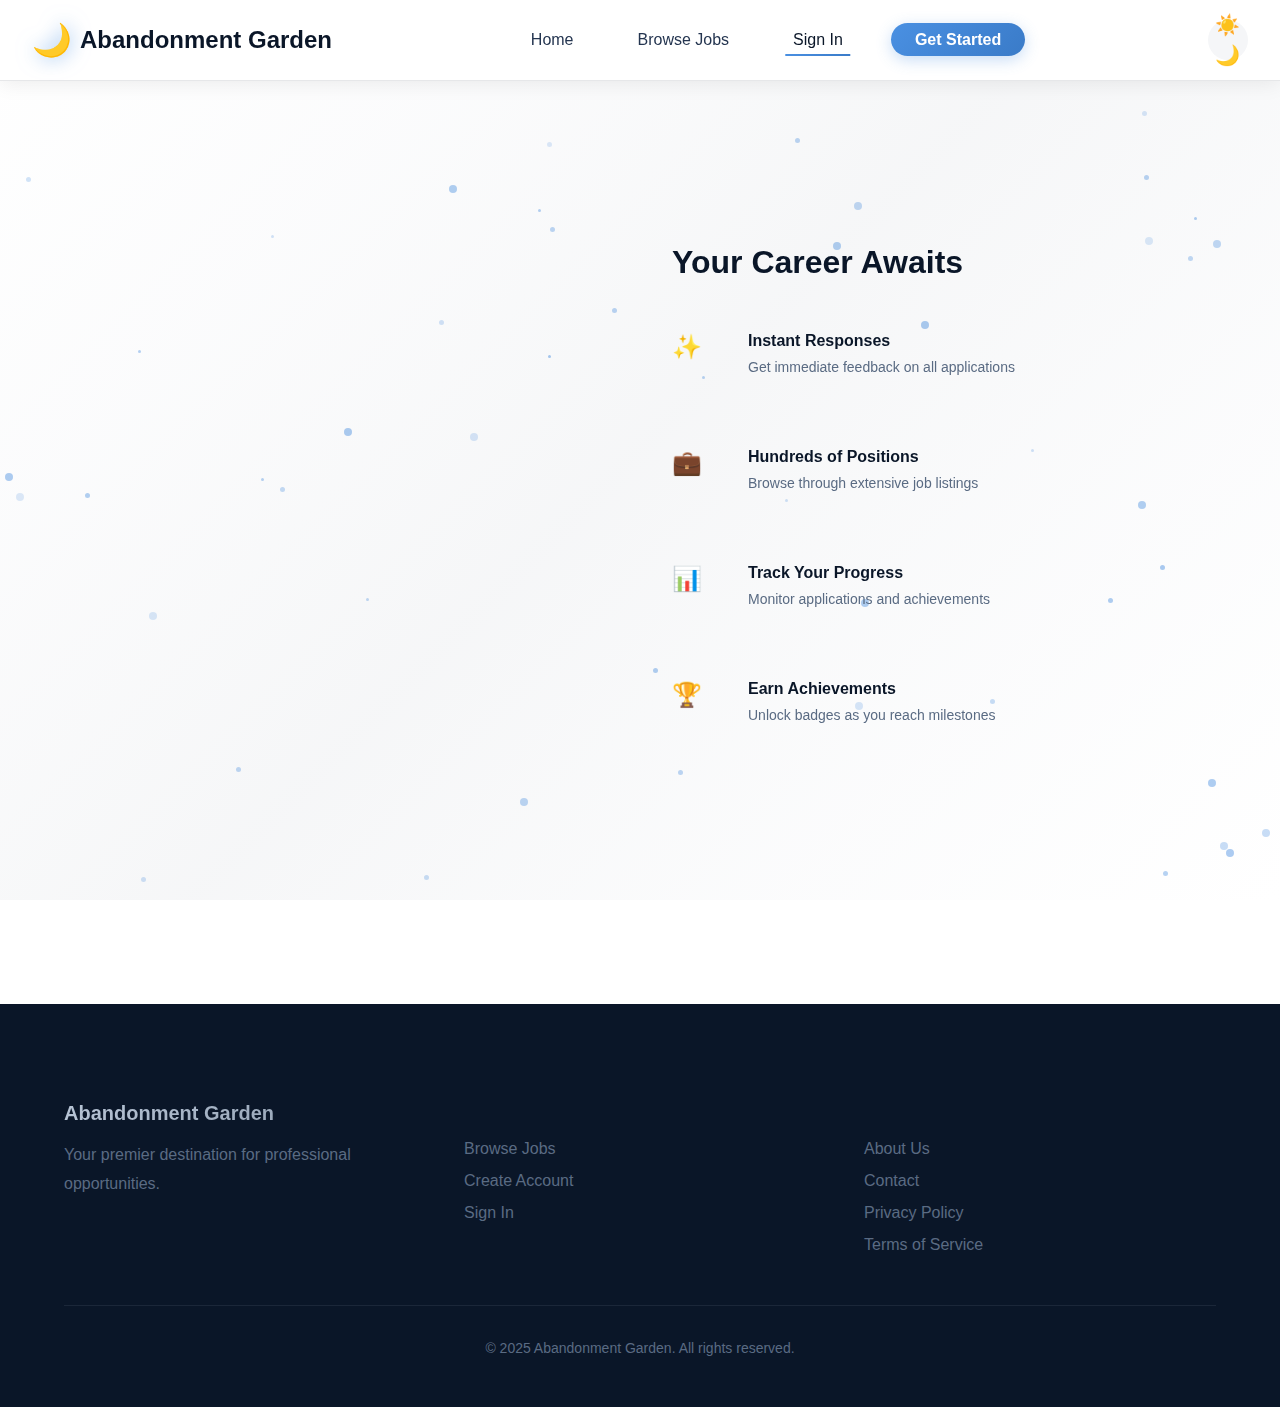
<file: pages/dashboard.html>
<!DOCTYPE html>
<html lang="en">
<head>
    <meta charset="UTF-8">
    <meta name="viewport" content="width=device-width, initial-scale=1.0">
    <meta name="description" content="Your Abandonment Garden dashboard">
    <title>Dashboard | Abandonment Garden</title>
    
    <!-- CSS Files -->
    <link rel="stylesheet" href="../css/main.css">
    <link rel="stylesheet" href="../css/animations.css">
    <link rel="stylesheet" href="../css/themes.css">
    <link rel="stylesheet" href="../css/components.css">
    <link rel="stylesheet" href="../css/responsive.css">
</head>
<body>
    <!-- Particle Background -->
    <div id="particles-container"></div>
    
    <!-- Animated Background Gradient -->
    <div class="gradient-bg"></div>

    <!-- Navigation -->
    <nav class="main-nav">
        <div class="nav-container">
            <div class="nav-brand">
                <a href="../index.html" style="text-decoration: none; color: inherit; display: flex; align-items: center; gap: 0.5rem;">
                    <span class="brand-symbol">🌙</span>
                    <span>Abandonment Garden</span>
                </a>
            </div>
            <ul class="nav-links">
                <li><a href="../index.html" class="nav-link">Home</a></li>
                <li><a href="jobs.html" class="nav-link">Browse Jobs</a></li>
                <li><a href="dashboard.html" class="nav-link active">Dashboard</a></li>
                <li><a href="#" class="nav-link btn-nav-primary logout-btn">Logout</a></li>
            </ul>
            <button class="theme-toggle" id="themeToggle" aria-label="Toggle theme">
                <span class="theme-icon">🌙</span>
            </button>
            <button class="mobile-menu-toggle" id="mobileMenuToggle" aria-label="Toggle menu">
                <span></span>
                <span></span>
                <span></span>
            </button>
        </div>
    </nav>

    <!-- Dashboard Header -->
    <section class="dashboard-header">
        <div class="container">
            <h1 class="dashboard-title">Welcome Back, <span id="userName">Professional</span></h1>
            <p class="dashboard-subtitle">Track your career progress and manage your applications</p>
        </div>
    </section>

    <!-- Dashboard Content -->
    <section class="dashboard-section">
        <div class="container">
            <!-- Stats Cards -->
            <div class="dashboard-stats">
                <div class="stat-card card">
                    <div class="stat-icon">📝</div>
                    <div class="stat-info">
                        <div class="stat-value" id="totalApplications">0</div>
                        <div class="stat-label">Total Applications</div>
                    </div>
                </div>

                <div class="stat-card card">
                    <div class="stat-icon">❤️</div>
                    <div class="stat-info">
                        <div class="stat-value" id="savedJobs">0</div>
                        <div class="stat-label">Saved Jobs</div>
                    </div>
                </div>

                <div class="stat-card card">
                    <div class="stat-icon">❌</div>
                    <div class="stat-info">
                        <div class="stat-value" id="rejectionRate">100%</div>
                        <div class="stat-label">Rejection Rate</div>
                    </div>
                </div>

                <div class="stat-card card">
                    <div class="stat-icon">🏆</div>
                    <div class="stat-info">
                        <div class="stat-value" id="achievements">0</div>
                        <div class="stat-label">Achievements</div>
                    </div>
                </div>
            </div>

            <!-- Quick Actions -->
            <div class="dashboard-actions">
                <h2 class="section-heading">Quick Actions</h2>
                <div class="action-buttons">
                    <a href="jobs.html" class="btn btn-primary btn-pill">
                        <span class="btn-text">Browse New Jobs</span>
                    </a>
                    <a href="saved-jobs.html" class="btn btn-secondary btn-pill">
                        <span class="btn-text">View Saved Jobs</span>
                    </a>
                    <a href="applications.html" class="btn btn-secondary btn-pill">
                        <span class="btn-text">My Applications</span>
                    </a>
                    <a href="profile.html" class="btn btn-secondary btn-pill">
                        <span class="btn-text">Edit Profile</span>
                    </a>
                </div>
            </div>

            <!-- Recent Applications -->
            <div class="dashboard-recent">
                <h2 class="section-heading">Recent Applications</h2>
                <div id="recentApplications" class="applications-list">
                    <div class="empty-state">
                        <div class="empty-state-icon">📭</div>
                        <h3 class="empty-state-title">No Applications Yet</h3>
                        <p class="empty-state-description">
                            Start your journey by applying to exceptional opportunities
                        </p>
                        <a href="jobs.html" class="btn btn-primary btn-pill">Browse Jobs</a>
                    </div>
                </div>
            </div>

            <!-- Achievements -->
            <div class="dashboard-achievements">
                <h2 class="section-heading">Achievements</h2>
                <div id="achievementsList" class="achievements-grid">
                    <div class="empty-state">
                        <div class="empty-state-icon">🏆</div>
                        <h3 class="empty-state-title">No Achievements Yet</h3>
                        <p class="empty-state-description">
                            Apply to jobs and reach milestones to unlock achievements
                        </p>
                    </div>
                </div>
            </div>

            <!-- Motivational Quote -->
            <div class="dashboard-quote card">
                <div class="quote-icon">💭</div>
                <blockquote>
                    <p>"Success is stumbling from failure to failure with no loss of enthusiasm."</p>
                    <cite>— Winston Churchill (probably didn't have job hunting in mind)</cite>
                </blockquote>
            </div>
        </div>
    </section>

    <!-- Footer -->
    <footer class="main-footer">
        <div class="container">
            <div class="footer-content">
                <div class="footer-section">
                    <h3 class="footer-title">Abandonment Garden</h3>
                    <p class="footer-description">
                        Connecting exceptional talent with extraordinary opportunities since 2025.
                    </p>
                </div>

                <div class="footer-section">
                    <h4 class="footer-heading">Platform</h4>
                    <ul class="footer-links">
                        <li><a href="jobs.html">Browse Jobs</a></li>
                        <li><a href="saved-jobs.html">Saved Jobs</a></li>
                        <li><a href="applications.html">Applications</a></li>
                        <li><a href="profile.html">Profile</a></li>
                    </ul>
                </div>

                <div class="footer-section">
                    <h4 class="footer-heading">Resources</h4>
                    <ul class="footer-links">
                        <li><a href="#">Career Advice</a></li>
                        <li><a href="#">Success Stories</a></li>
                        <li><a href="#">Industry Insights</a></li>
                        <li><a href="#">Help Center</a></li>
                    </ul>
                </div>

                <div class="footer-section">
                    <h4 class="footer-heading">Company</h4>
                    <ul class="footer-links">
                        <li><a href="#">About Us</a></li>
                        <li><a href="#">Contact</a></li>
                        <li><a href="#">Privacy Policy</a></li>
                        <li><a href="#">Terms of Service</a></li>
                    </ul>
                </div>
            </div>

            <div class="footer-bottom">
                <p>&copy; 2025 Abandonment Garden. All rights reserved. A platform for serious professionals.</p>
            </div>
        </div>
    </footer>

    <!-- JavaScript Files -->
    <script src="../js/utils.js"></script>
    <script src="../js/theme.js"></script>
    <script src="../js/animations.js"></script>
    <script src="../js/auth.js"></script>
    <script src="../js/jobs.js"></script>
    <script src="../js/main.js"></script>

    <script>
        // Load dashboard data when page loads
        document.addEventListener('DOMContentLoaded', () => {
            loadDashboardData();
        });

        function loadDashboardData() {
            // Get current user
            const user = window.auth ? window.auth.getCurrentUser() : null;
            
            if (!user) {
                window.location.href = 'login.html';
                return;
            }

            // Update user name
            document.getElementById('userName').textContent = user.name;

            // Update stats
            const applications = user.applications || [];
            const savedJobs = user.savedJobs || [];
            const achievements = user.achievements || [];

            document.getElementById('totalApplications').textContent = applications.length;
            document.getElementById('savedJobs').textContent = savedJobs.length;
            document.getElementById('achievements').textContent = achievements.length;

            // Load recent applications
            loadRecentApplications(applications);

            // Load achievements
            loadAchievements(achievements);
        }

        function loadRecentApplications(applications) {
            const container = document.getElementById('recentApplications');
            
            if (applications.length === 0) return;

            const recentApps = applications.slice(-5).reverse(); // Last 5, newest first

            container.innerHTML = recentApps.map(app => `
                <div class="application-item card">
                    <div class="application-header">
                        <h3>${app.jobTitle}</h3>
                        <span class="badge badge-error">Rejected</span>
                    </div>
                    <div class="application-company">${app.company}</div>
                    <div class="application-date">Applied: ${new Date(app.appliedDate).toLocaleDateString()}</div>
                    <div class="application-reason">
                        <strong>Reason:</strong> ${app.rejectionReason}
                    </div>
                </div>
            `).join('');
        }

        function loadAchievements(achievements) {
            const container = document.getElementById('achievementsList');
            
            if (achievements.length === 0) return;

            container.innerHTML = achievements.map(achievement => `
                <div class="achievement-card card">
                    <div class="achievement-icon">🏆</div>
                    <div class="achievement-info">
                        <h3 class="achievement-title">${achievement.title}</h3>
                        <p class="achievement-description">${achievement.description}</p>
                    </div>
                </div>
            `).join('');
        }
    </script>

    <style>
        .dashboard-header {
            padding: var(--spacing-3xl) 0 var(--spacing-xl);
            text-align: center;
        }

        .dashboard-title {
            font-size: var(--font-size-4xl);
            margin-bottom: var(--spacing-sm);
        }

        .dashboard-subtitle {
            color: var(--color-text-muted);
            font-size: var(--font-size-lg);
        }

        .dashboard-section {
            padding: var(--spacing-2xl) 0 var(--spacing-4xl);
        }

        .dashboard-stats {
            display: grid;
            grid-template-columns: repeat(auto-fit, minmax(250px, 1fr));
            gap: var(--spacing-xl);
            margin-bottom: var(--spacing-3xl);
        }

        .stat-card {
            display: flex;
            align-items: center;
            gap: var(--spacing-lg);
            padding: var(--spacing-xl);
        }

        .stat-icon {
            font-size: var(--font-size-5xl);
        }

        .stat-value {
            font-size: var(--font-size-3xl);
            font-weight: var(--font-weight-bold);
            color: var(--color-text-primary);
        }

        .stat-label {
            font-size: var(--font-size-sm);
            color: var(--color-text-muted);
            text-transform: uppercase;
            letter-spacing: 0.5px;
        }

        .dashboard-actions {
            margin-bottom: var(--spacing-3xl);
        }

        .section-heading {
            font-size: var(--font-size-2xl);
            margin-bottom: var(--spacing-lg);
        }

        .action-buttons {
            display: flex;
            gap: var(--spacing-md);
            flex-wrap: wrap;
        }

        .dashboard-recent,
        .dashboard-achievements {
            margin-bottom: var(--spacing-3xl);
        }

        .applications-list {
            display: flex;
            flex-direction: column;
            gap: var(--spacing-md);
        }

        .application-item {
            padding: var(--spacing-lg);
        }

        .application-header {
            display: flex;
            justify-content: space-between;
            align-items: center;
            margin-bottom: var(--spacing-sm);
        }

        .application-header h3 {
            font-size: var(--font-size-lg);
            margin: 0;
        }

        .application-company {
            font-weight: var(--font-weight-semibold);
            color: var(--color-text-secondary);
            margin-bottom: var(--spacing-xs);
        }

        .application-date {
            font-size: var(--font-size-sm);
            color: var(--color-text-muted);
            margin-bottom: var(--spacing-md);
        }

        .application-reason {
            font-size: var(--font-size-sm);
            color: var(--color-text-muted);
            padding: var(--spacing-sm);
            background: var(--color-bg-primary);
            border-radius: var(--radius-md);
            border-left: 3px solid var(--color-error);
        }

        .achievements-grid {
            display: grid;
            grid-template-columns: repeat(auto-fill, minmax(300px, 1fr));
            gap: var(--spacing-lg);
        }

        .achievement-card {
            display: flex;
            align-items: center;
            gap: var(--spacing-md);
            padding: var(--spacing-lg);
        }

        .achievement-icon {
            font-size: var(--font-size-4xl);
            flex-shrink: 0;
        }

        .achievement-title {
            font-size: var(--font-size-lg);
            margin-bottom: var(--spacing-xs);
        }

        .achievement-description {
            font-size: var(--font-size-sm);
            color: var(--color-text-muted);
            margin: 0;
        }

        .dashboard-quote {
            padding: var(--spacing-2xl);
            text-align: center;
            border-left: 4px solid var(--color-accent);
        }

        .quote-icon {
            font-size: var(--font-size-4xl);
            margin-bottom: var(--spacing-md);
        }

        .dashboard-quote blockquote {
            margin: 0;
        }

        .dashboard-quote p {
            font-size: var(--font-size-lg);
            font-style: italic;
            color: var(--color-text-secondary);
            margin-bottom: var(--spacing-md);
        }

        .dashboard-quote cite {
            font-size: var(--font-size-sm);
            color: var(--color-text-muted);
            font-style: normal;
        }

        @media (max-width: 767px) {
            .dashboard-stats {
                grid-template-columns: 1fr;
            }

            .action-buttons {
                flex-direction: column;
            }

            .action-buttons .btn {
                width: 100%;
            }

            .achievements-grid {
                grid-template-columns: 1fr;
            }
        }
    </style>
</body>
</html>
</file>
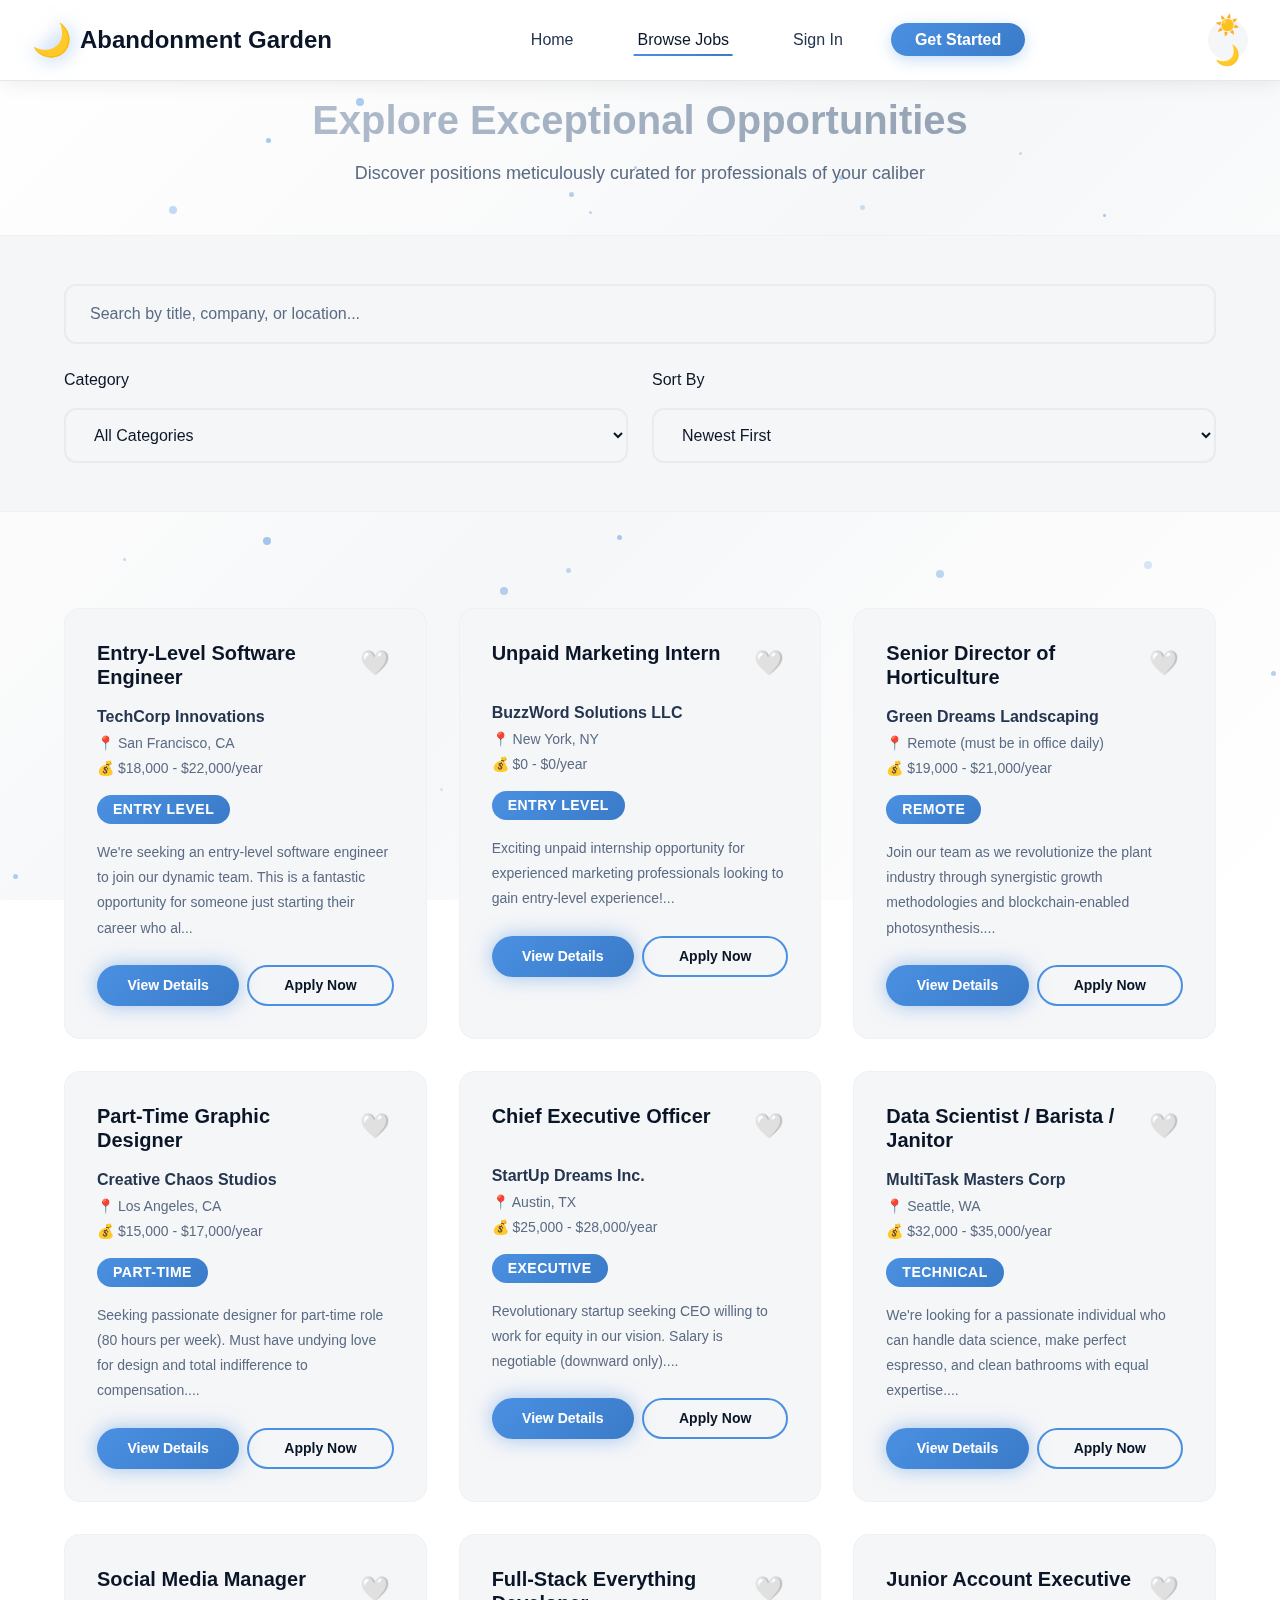
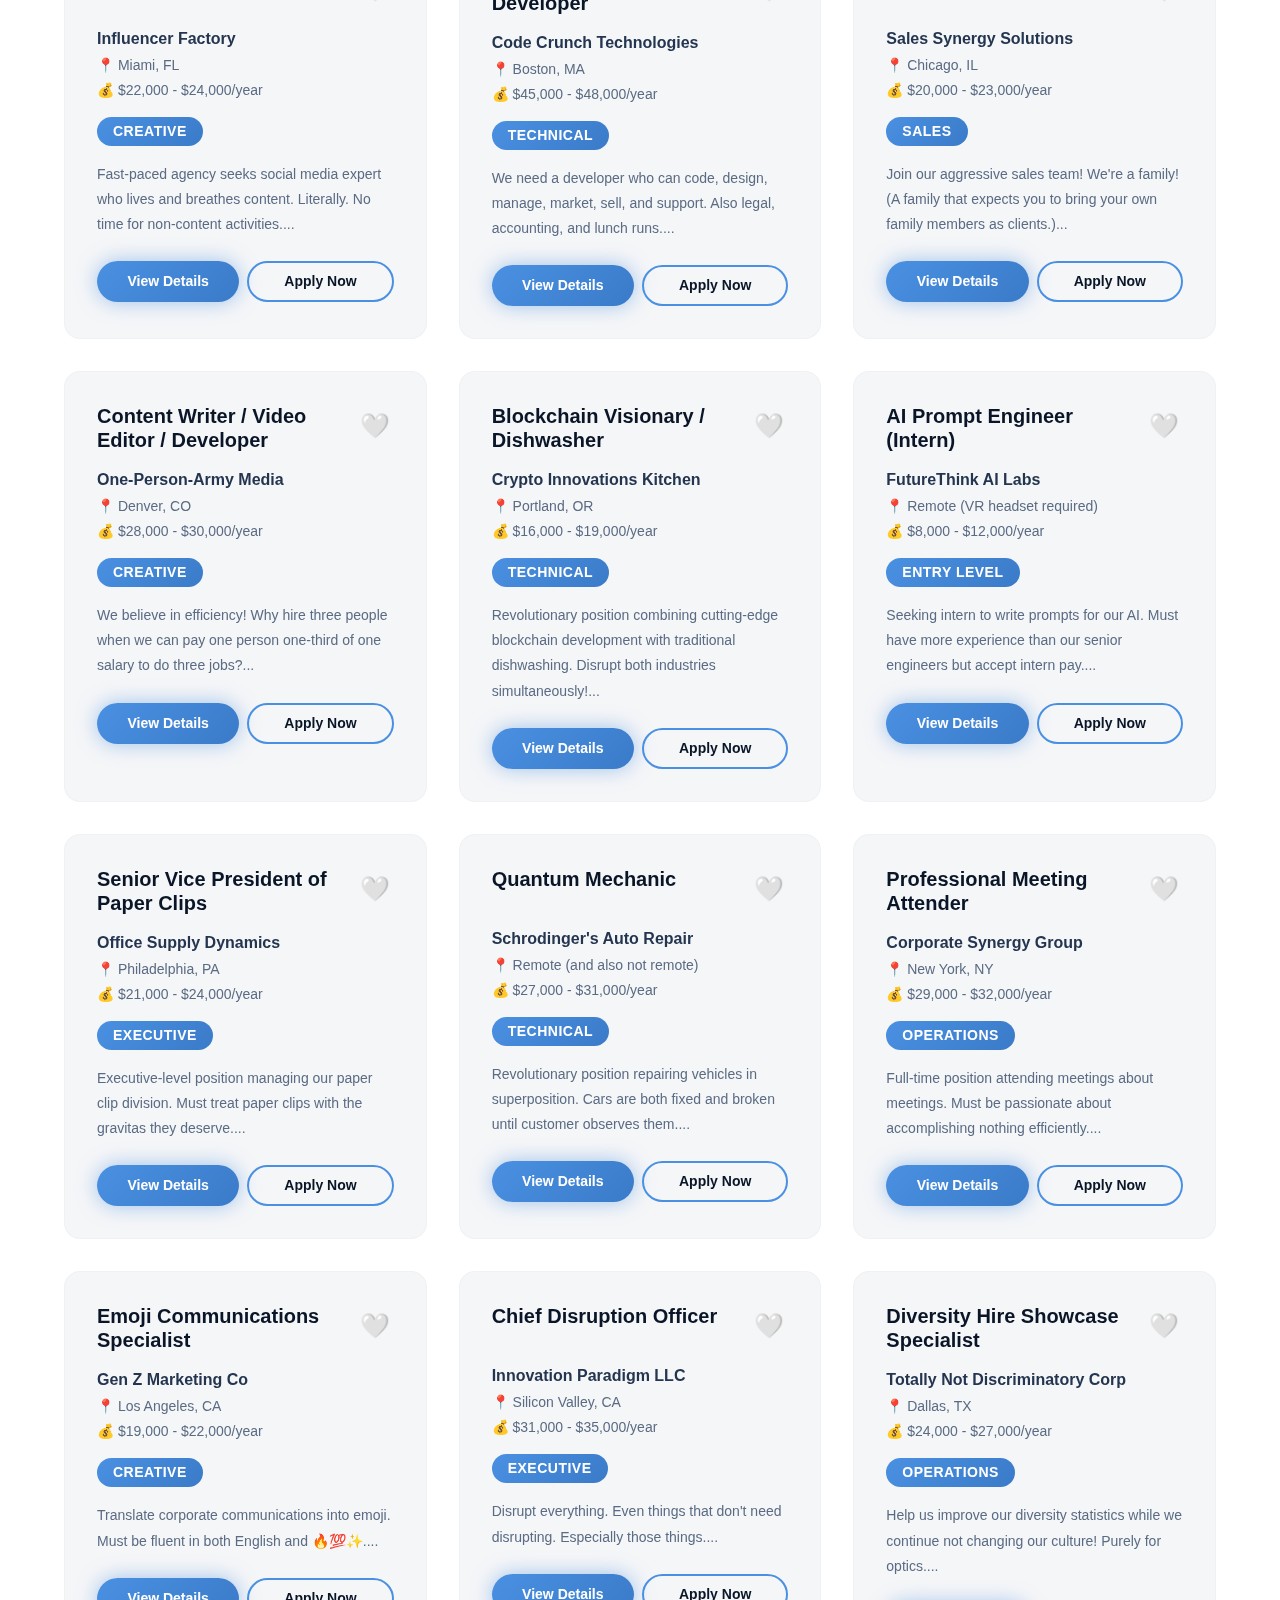
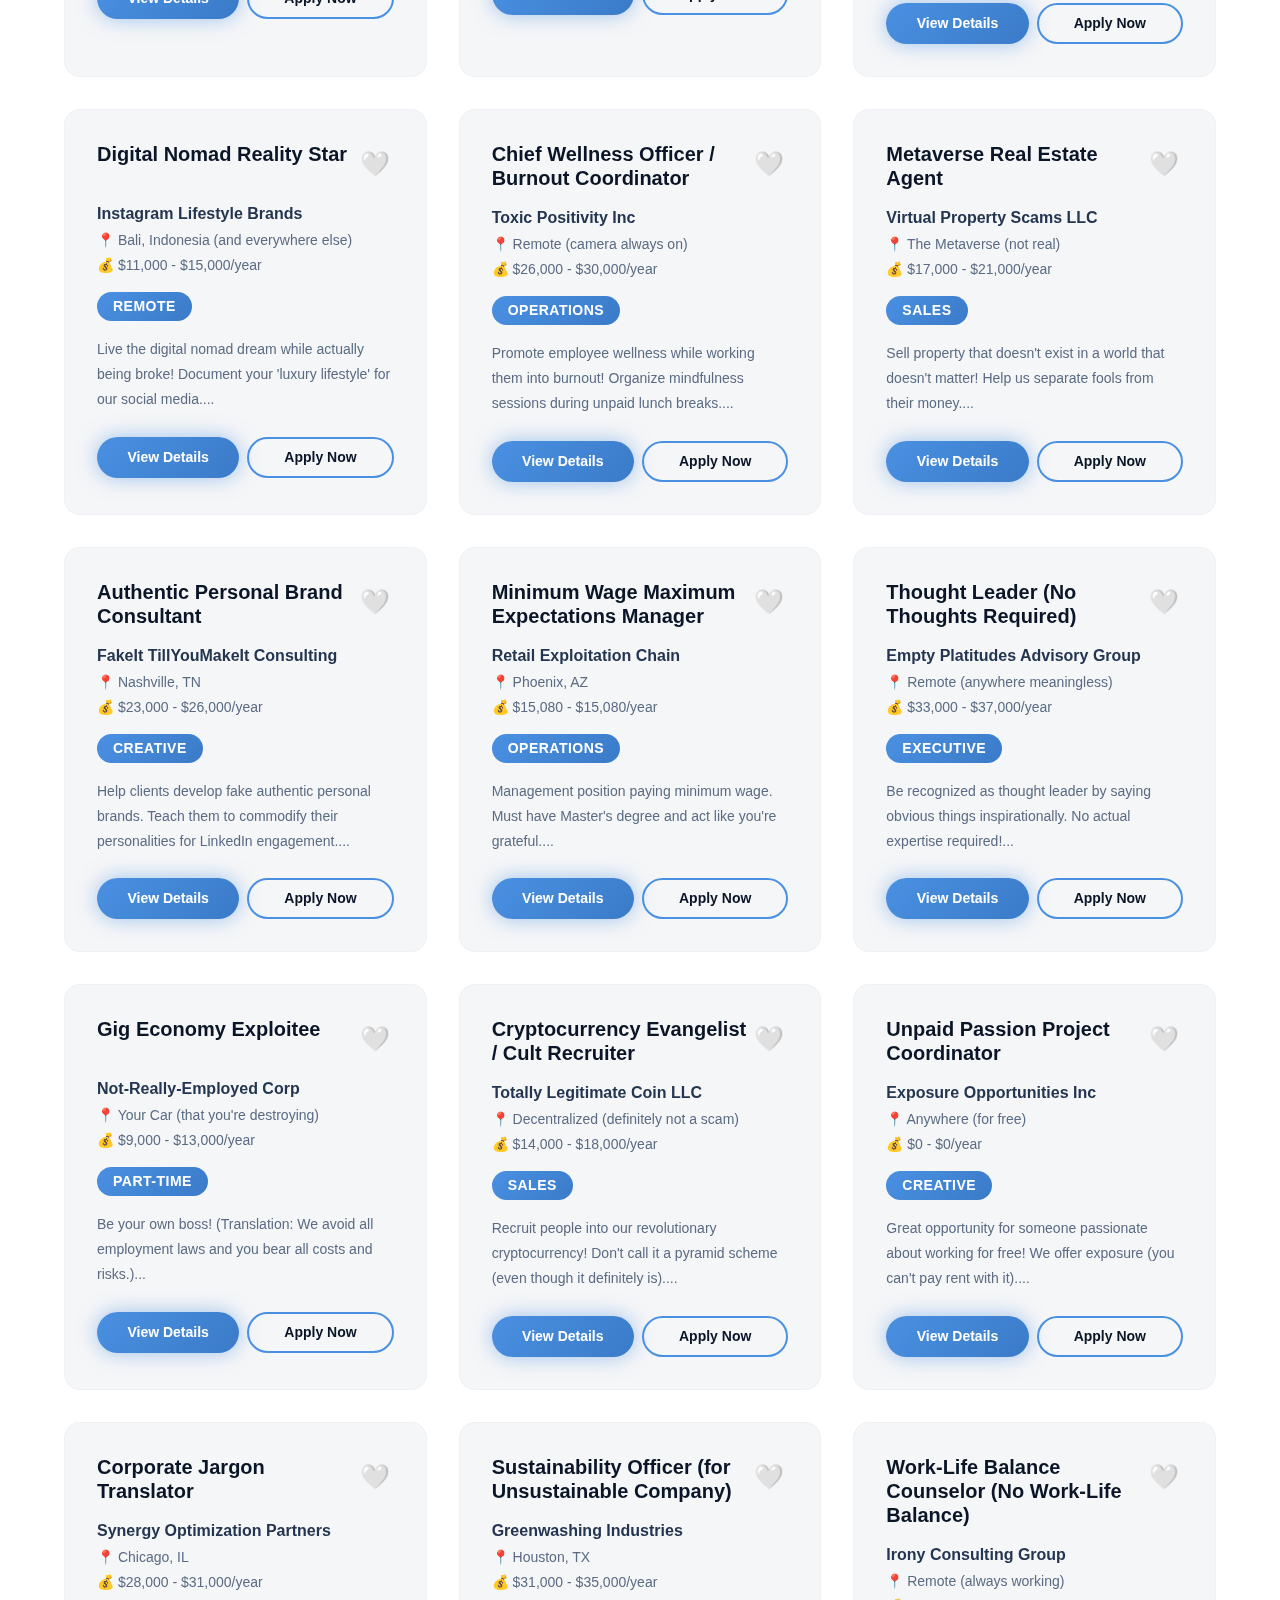
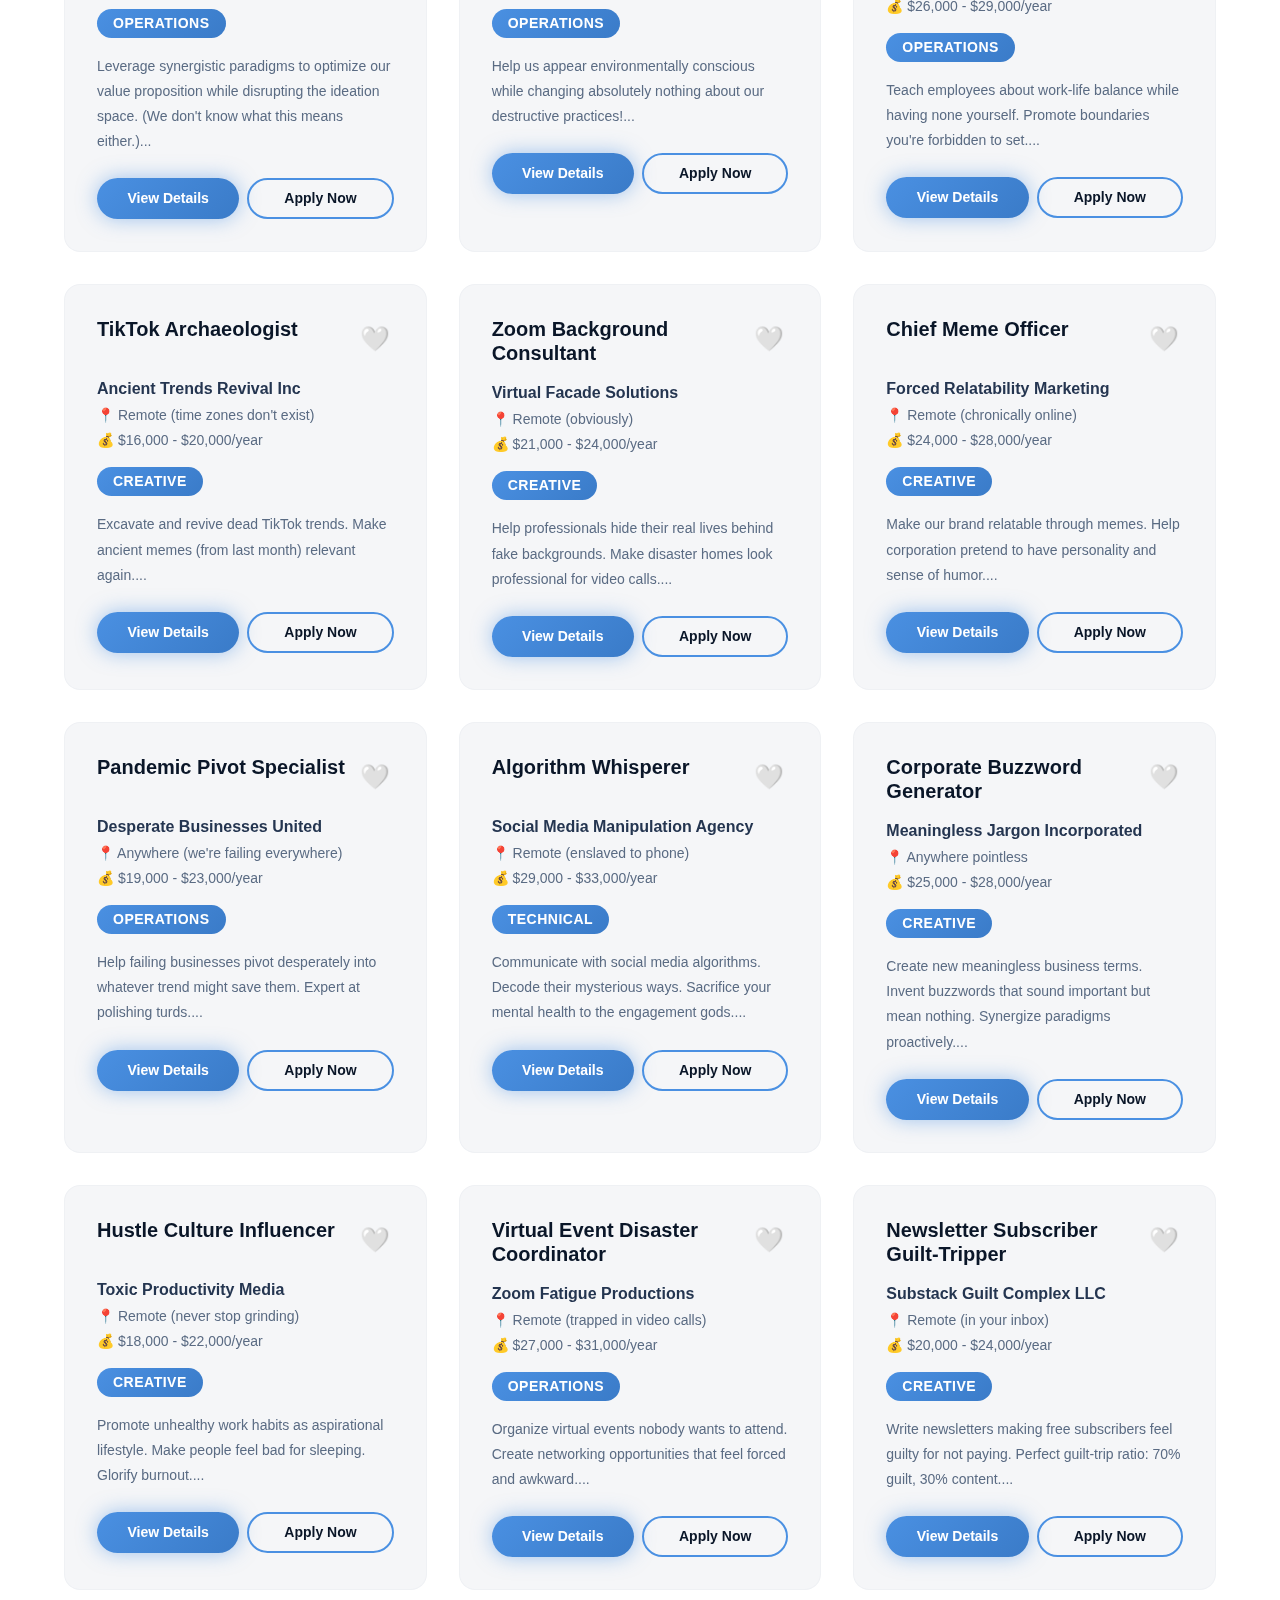
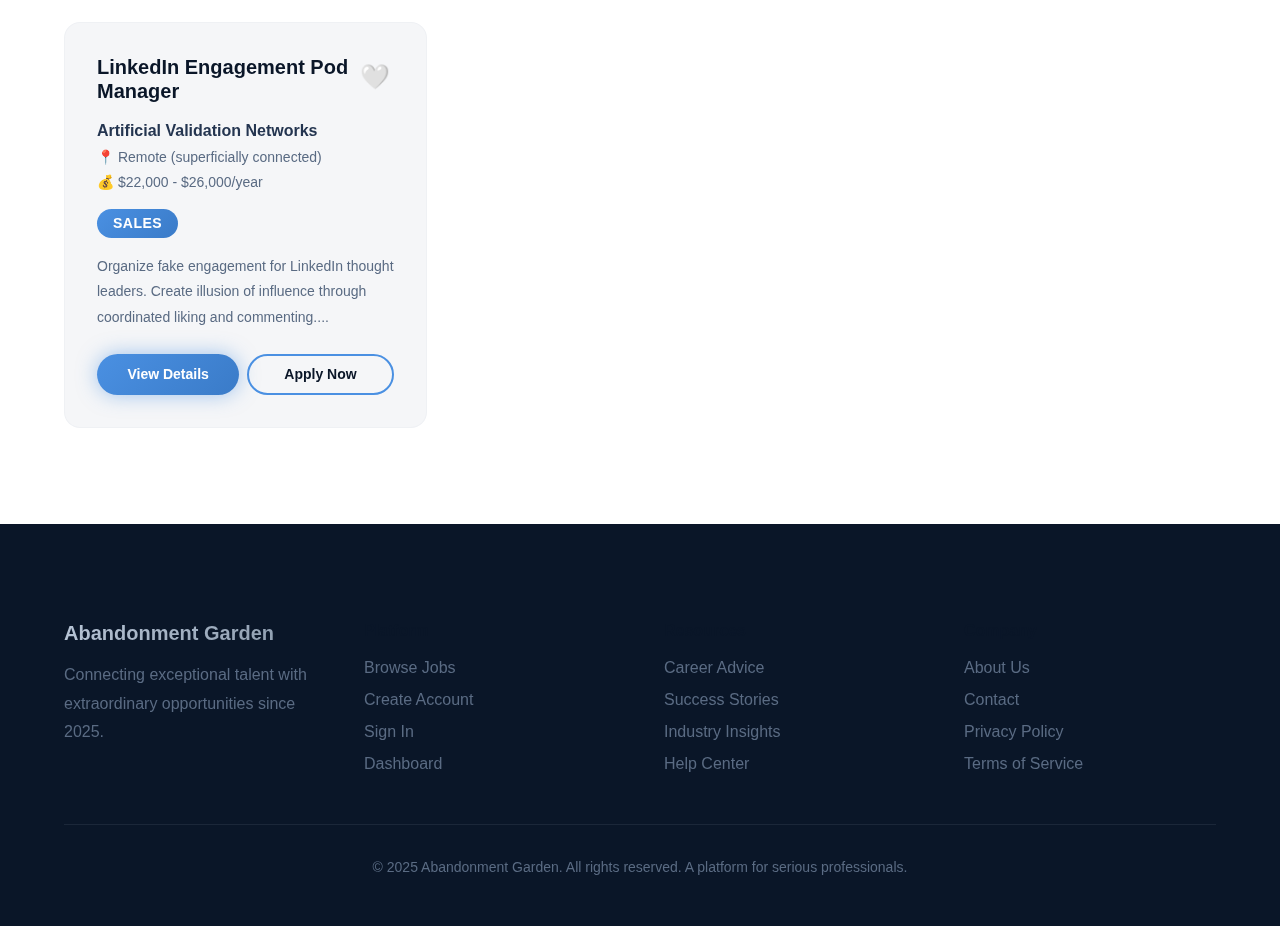
<file: pages/job-details.html>
<!DOCTYPE html>
<html lang="en">
<head>
    <meta charset="UTF-8">
    <meta name="viewport" content="width=device-width, initial-scale=1.0">
    <meta name="description" content="View job details at Abandonment Garden">
    <title>Job Details | Abandonment Garden</title>
    
    <!-- CSS Files -->
    <link rel="stylesheet" href="../css/main.css">
    <link rel="stylesheet" href="../css/animations.css">
    <link rel="stylesheet" href="../css/themes.css">
    <link rel="stylesheet" href="../css/components.css">
    <link rel="stylesheet" href="../css/responsive.css">
</head>
<body>
    <!-- Particle Background -->
    <div id="particles-container"></div>
    
    <!-- Animated Background Gradient -->
    <div class="gradient-bg"></div>

    <!-- Navigation -->
    <nav class="main-nav">
        <div class="nav-container">
            <div class="nav-brand">
                <a href="../index.html" style="text-decoration: none; color: inherit; display: flex; align-items: center; gap: 0.5rem;">
                    <span class="brand-symbol">🌙</span>
                    <span>Abandonment Garden</span>
                </a>
            </div>
            <ul class="nav-links">
                <li><a href="../index.html" class="nav-link">Home</a></li>
                <li><a href="jobs.html" class="nav-link">Browse Jobs</a></li>
                <li><a href="login.html" class="nav-link">Sign In</a></li>
                <li><a href="signup.html" class="nav-link btn-nav-primary">Get Started</a></li>
            </ul>
            <button class="theme-toggle" id="themeToggle" aria-label="Toggle theme">
                <span class="theme-icon">🌙</span>
            </button>
            <button class="mobile-menu-toggle" id="mobileMenuToggle" aria-label="Toggle menu">
                <span></span>
                <span></span>
                <span></span>
            </button>
        </div>
    </nav>

    <!-- Breadcrumb -->
    <section class="breadcrumb-section">
        <div class="container">
            <div class="breadcrumb">
                <a href="../index.html">Home</a>
                <span class="breadcrumb-separator">›</span>
                <a href="jobs.html">Jobs</a>
                <span class="breadcrumb-separator">›</span>
                <span>Job Details</span>
            </div>
        </div>
    </section>

    <!-- Job Details -->
    <section class="job-details-section">
        <div class="container">
            <div id="jobDetailsContainer" class="job-details-wrapper">
                <!-- Job details will be dynamically loaded here -->
                <div class="loading-state">
                    <div class="spinner"></div>
                    <p>Loading opportunity details...</p>
                </div>
            </div>
        </div>
    </section>

    <!-- Footer -->
    <footer class="main-footer">
        <div class="container">
            <div class="footer-content">
                <div class="footer-section">
                    <h3 class="footer-title">Abandonment Garden</h3>
                    <p class="footer-description">
                        Connecting exceptional talent with extraordinary opportunities since 2025.
                    </p>
                </div>

                <div class="footer-section">
                    <h4 class="footer-heading">Platform</h4>
                    <ul class="footer-links">
                        <li><a href="jobs.html">Browse Jobs</a></li>
                        <li><a href="signup.html">Create Account</a></li>
                        <li><a href="login.html">Sign In</a></li>
                        <li><a href="dashboard.html">Dashboard</a></li>
                    </ul>
                </div>

                <div class="footer-section">
                    <h4 class="footer-heading">Resources</h4>
                    <ul class="footer-links">
                        <li><a href="#">Career Advice</a></li>
                        <li><a href="#">Success Stories</a></li>
                        <li><a href="#">Industry Insights</a></li>
                        <li><a href="#">Help Center</a></li>
                    </ul>
                </div>

                <div class="footer-section">
                    <h4 class="footer-heading">Company</h4>
                    <ul class="footer-links">
                        <li><a href="#">About Us</a></li>
                        <li><a href="#">Contact</a></li>
                        <li><a href="#">Privacy Policy</a></li>
                        <li><a href="#">Terms of Service</a></li>
                    </ul>
                </div>
            </div>

            <div class="footer-bottom">
                <p>&copy; 2025 Abandonment Garden. All rights reserved. A platform for serious professionals.</p>
            </div>
        </div>
    </footer>

    <!-- JavaScript Files -->
    <script src="../js/utils.js"></script>
    <script src="../js/theme.js"></script>
    <script src="../js/animations.js"></script>
    <script src="../js/auth.js"></script>
    <script src="../js/jobs.js"></script>
    <script src="../js/main.js"></script>

    <style>
        .breadcrumb-section {
            padding: var(--spacing-xl) 0;
            background: var(--color-bg-secondary);
            border-bottom: 1px solid rgba(184, 197, 214, 0.1);
        }

        .breadcrumb {
            display: flex;
            align-items: center;
            gap: var(--spacing-sm);
            font-size: var(--font-size-sm);
        }

        .breadcrumb a {
            color: var(--color-accent);
            transition: color var(--transition-fast);
        }

        .breadcrumb a:hover {
            color: var(--color-accent-light);
        }

        .breadcrumb-separator {
            color: var(--color-text-muted);
        }

        .job-details-section {
            padding: var(--spacing-4xl) 0;
            min-height: 60vh;
        }

        .job-details-wrapper {
            max-width: 900px;
            margin: 0 auto;
        }

        .job-details-header {
            background: var(--color-bg-secondary);
            border-radius: var(--radius-xl);
            padding: var(--spacing-3xl);
            margin-bottom: var(--spacing-2xl);
            border: 1px solid rgba(184, 197, 214, 0.1);
        }

        .job-details-title {
            font-size: var(--font-size-4xl);
            margin-bottom: var(--spacing-lg);
            background: var(--gradient-silver);
            -webkit-background-clip: text;
            -webkit-text-fill-color: transparent;
            background-clip: text;
        }

        .job-details-meta {
            display: flex;
            flex-wrap: wrap;
            gap: var(--spacing-lg);
            margin-bottom: var(--spacing-xl);
            font-size: var(--font-size-base);
        }

        .job-details-meta span {
            display: flex;
            align-items: center;
            gap: var(--spacing-xs);
            color: var(--color-text-secondary);
        }

        .job-company {
            font-weight: var(--font-weight-semibold);
        }

        .job-details-actions {
            display: flex;
            gap: var(--spacing-md);
            flex-wrap: wrap;
        }

        .job-details-body {
            background: var(--color-bg-secondary);
            border-radius: var(--radius-xl);
            padding: var(--spacing-3xl);
            border: 1px solid rgba(184, 197, 214, 0.1);
        }

        .job-section {
            margin-bottom: var(--spacing-3xl);
        }

        .job-section:last-child {
            margin-bottom: 0;
        }

        .job-section h2 {
            font-size: var(--font-size-2xl);
            margin-bottom: var(--spacing-lg);
            color: var(--color-text-primary);
            border-bottom: 2px solid var(--color-accent);
            padding-bottom: var(--spacing-sm);
        }

        .job-section p {
            color: var(--color-text-secondary);
            line-height: var(--line-height-relaxed);
            margin-bottom: var(--spacing-md);
        }

        .job-section ul {
            list-style: none;
            padding: 0;
        }

        .job-section ul li {
            position: relative;
            padding-left: var(--spacing-xl);
            margin-bottom: var(--spacing-md);
            color: var(--color-text-secondary);
            line-height: var(--line-height-relaxed);
        }

        .job-section ul li::before {
            content: "▸";
            position: absolute;
            left: 0;
            color: var(--color-accent);
            font-weight: bold;
        }

        .loading-state {
            text-align: center;
            padding: var(--spacing-4xl);
        }

        .loading-state .spinner {
            margin: 0 auto var(--spacing-lg);
        }

        @media (max-width: 767px) {
            .job-details-header,
            .job-details-body {
                padding: var(--spacing-xl);
            }

            .job-details-title {
                font-size: var(--font-size-2xl);
            }

            .job-details-meta {
                flex-direction: column;
                gap: var(--spacing-sm);
            }

            .job-details-actions {
                flex-direction: column;
            }

            .job-details-actions .btn {
                width: 100%;
            }

            .job-section h2 {
                font-size: var(--font-size-xl);
            }
        }

        @media (max-width: 575px) {
            .breadcrumb {
                font-size: var(--font-size-xs);
                overflow-x: auto;
                white-space: nowrap;
            }
        }
    </style>
</body>
</html>
</file>
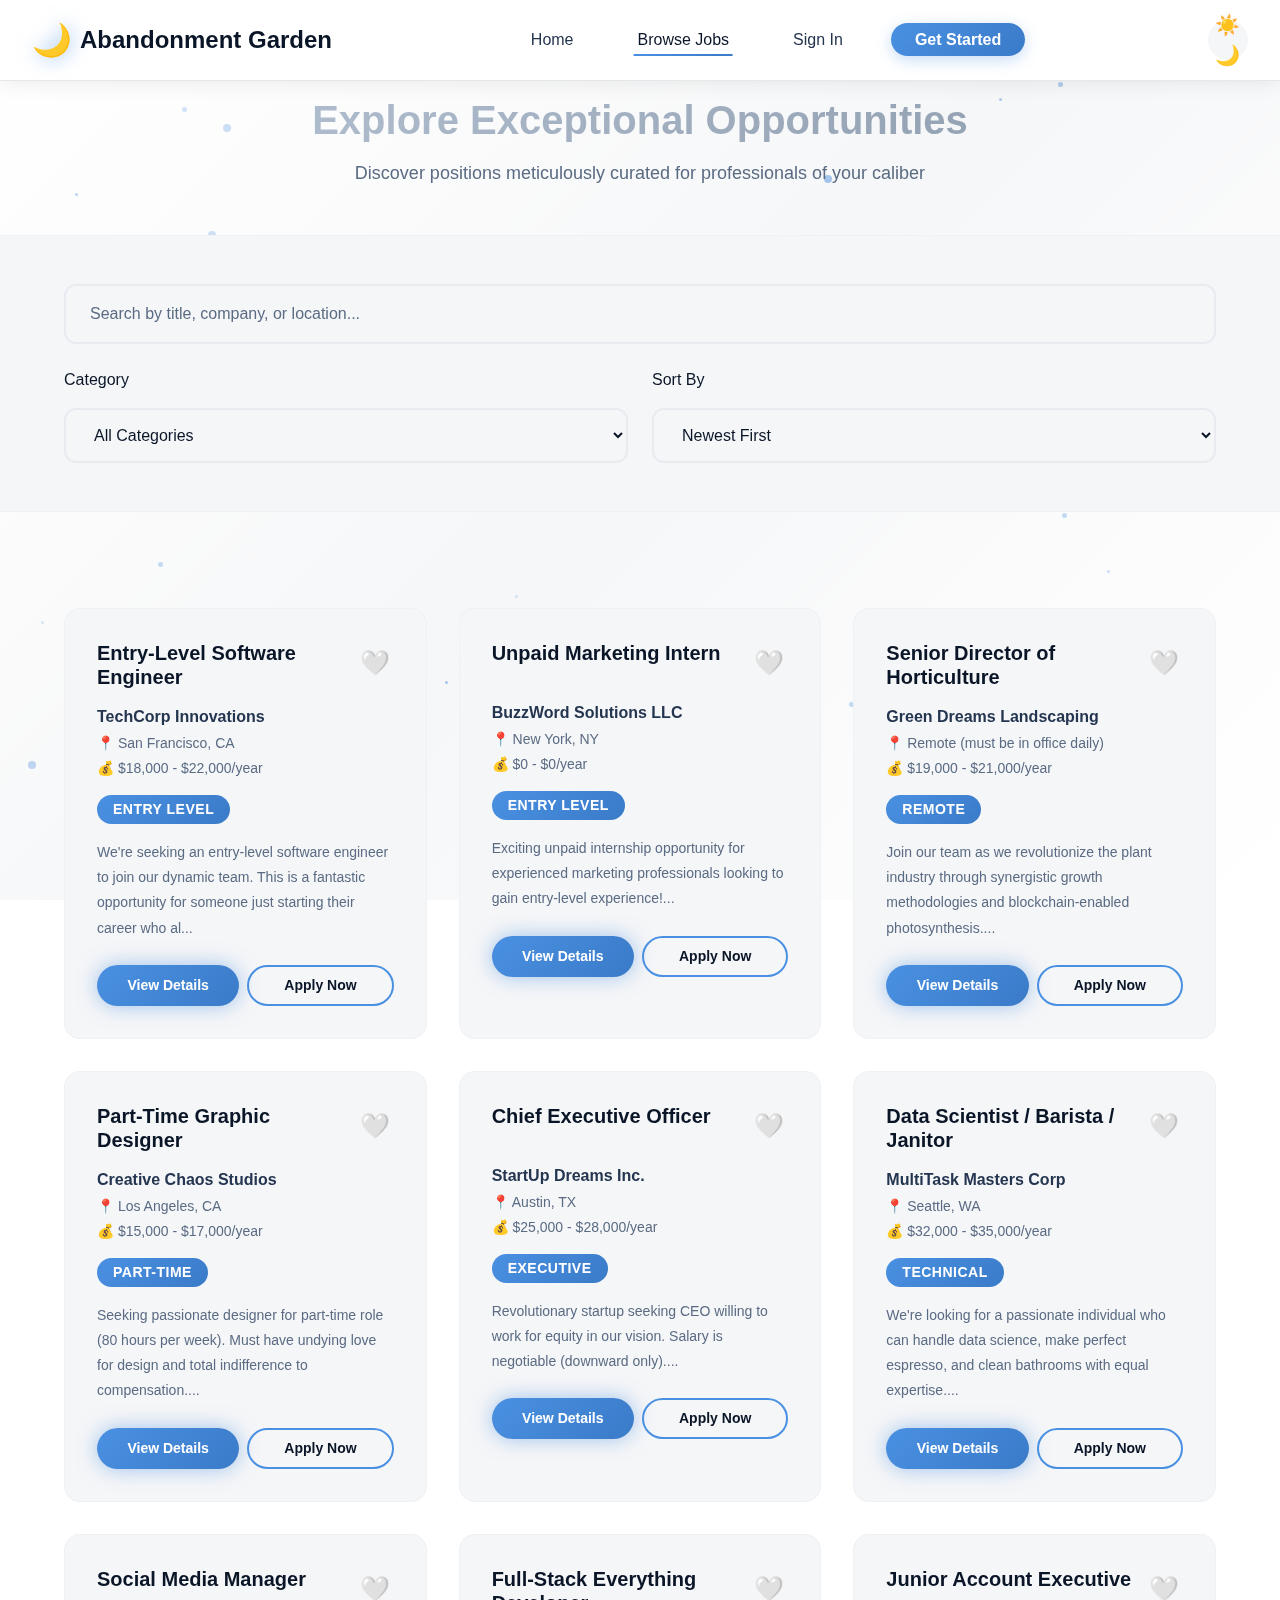
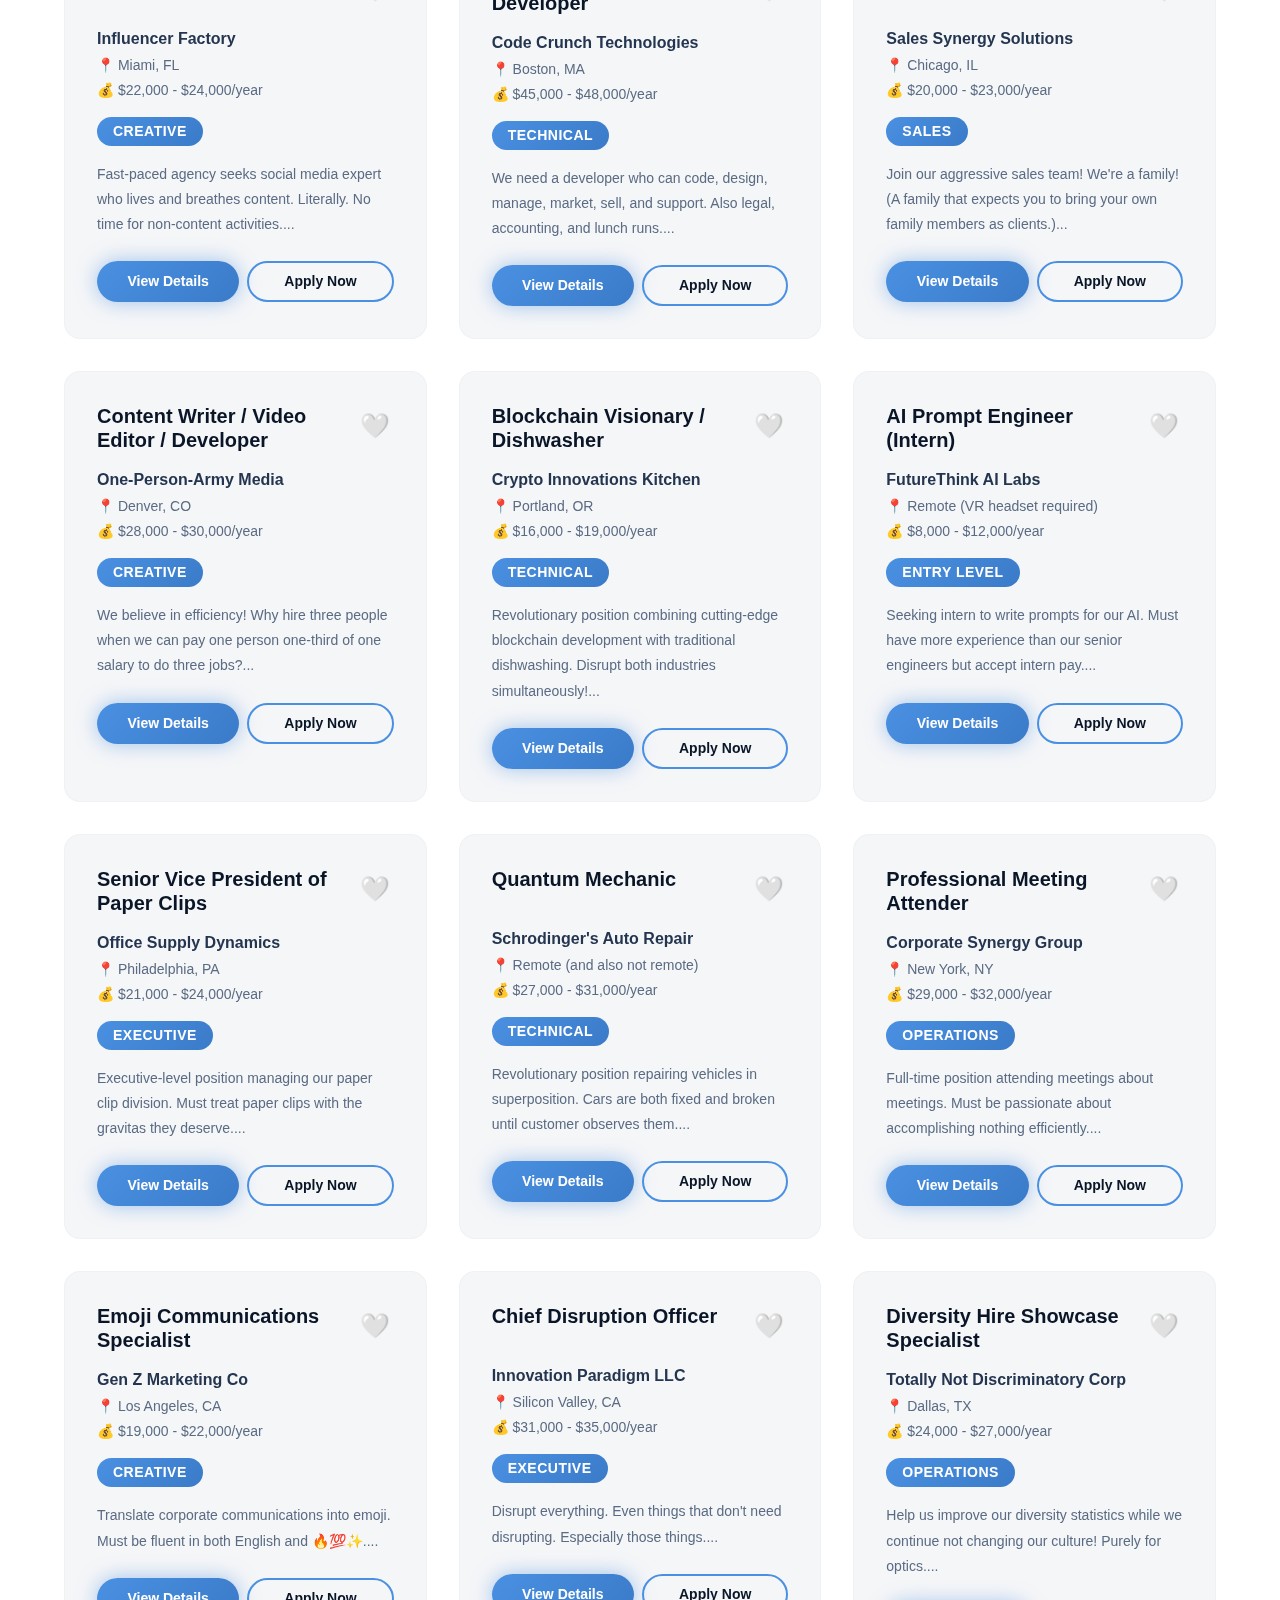
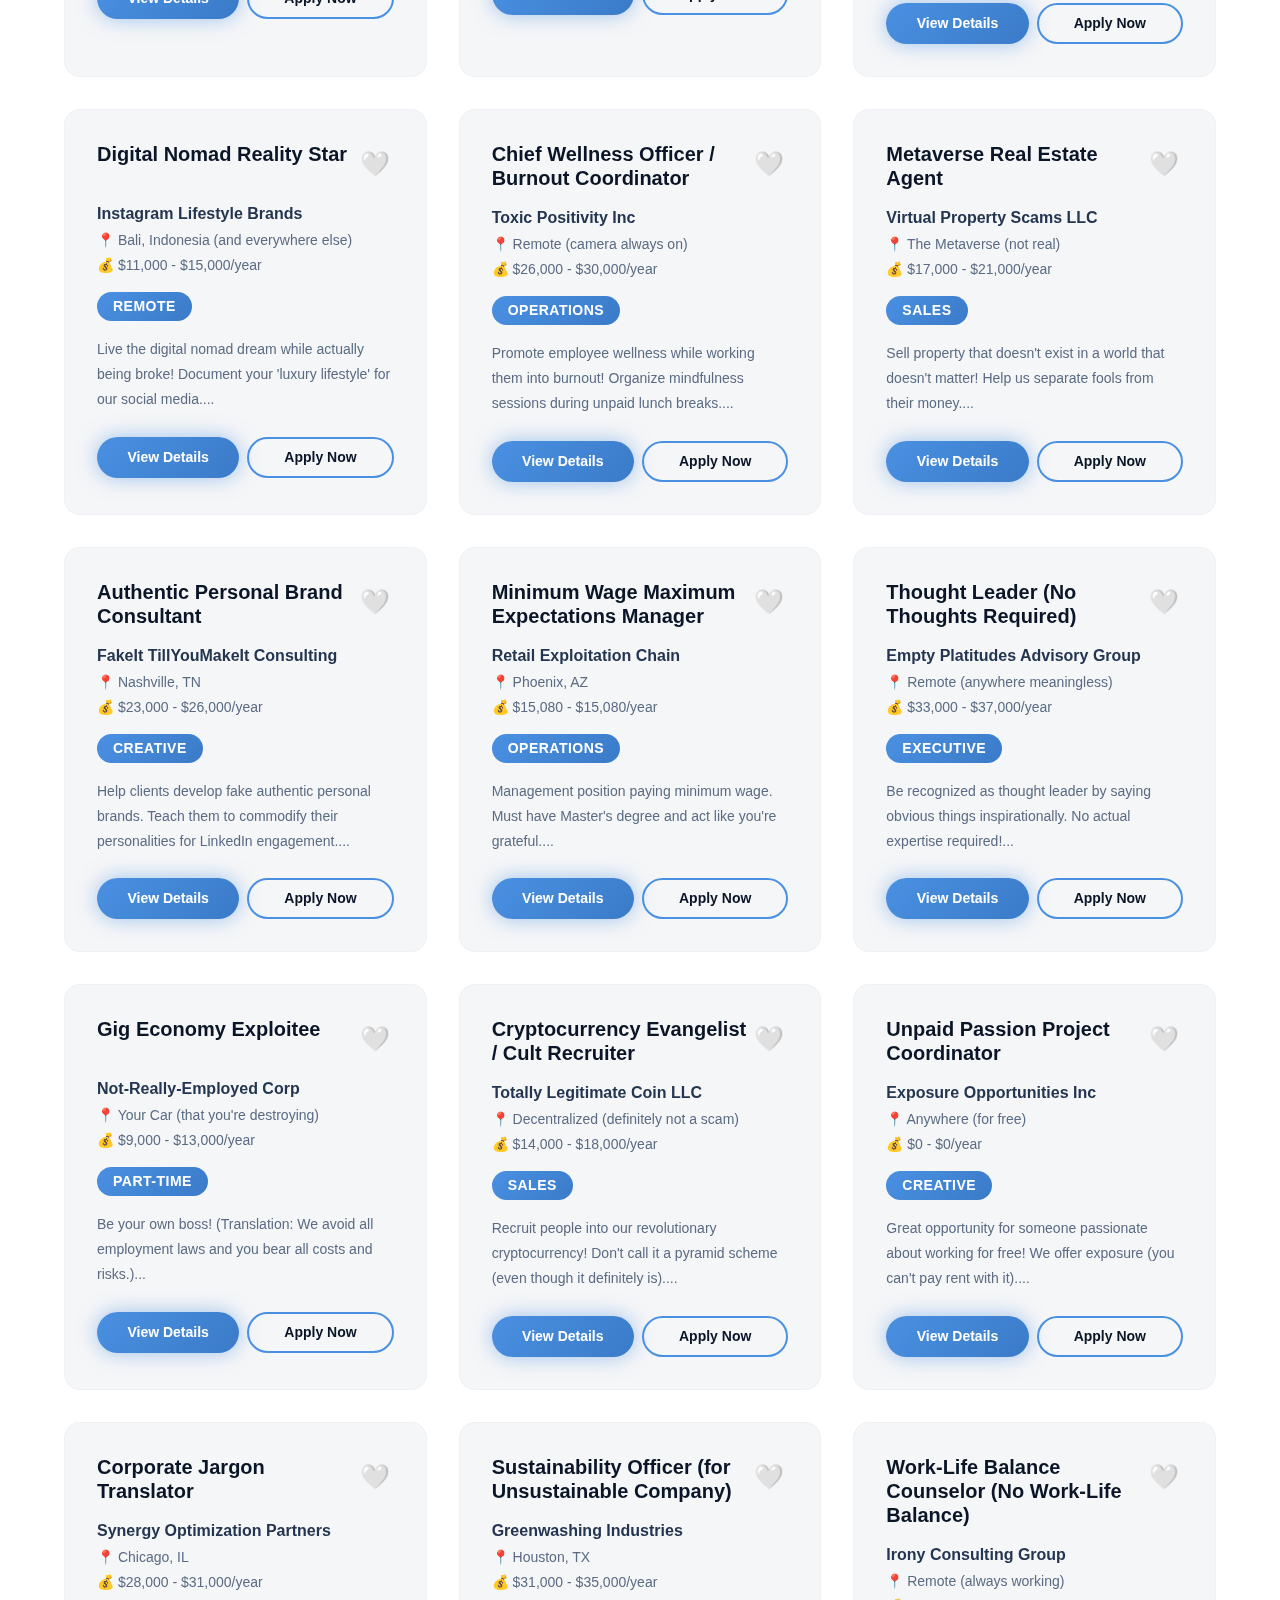
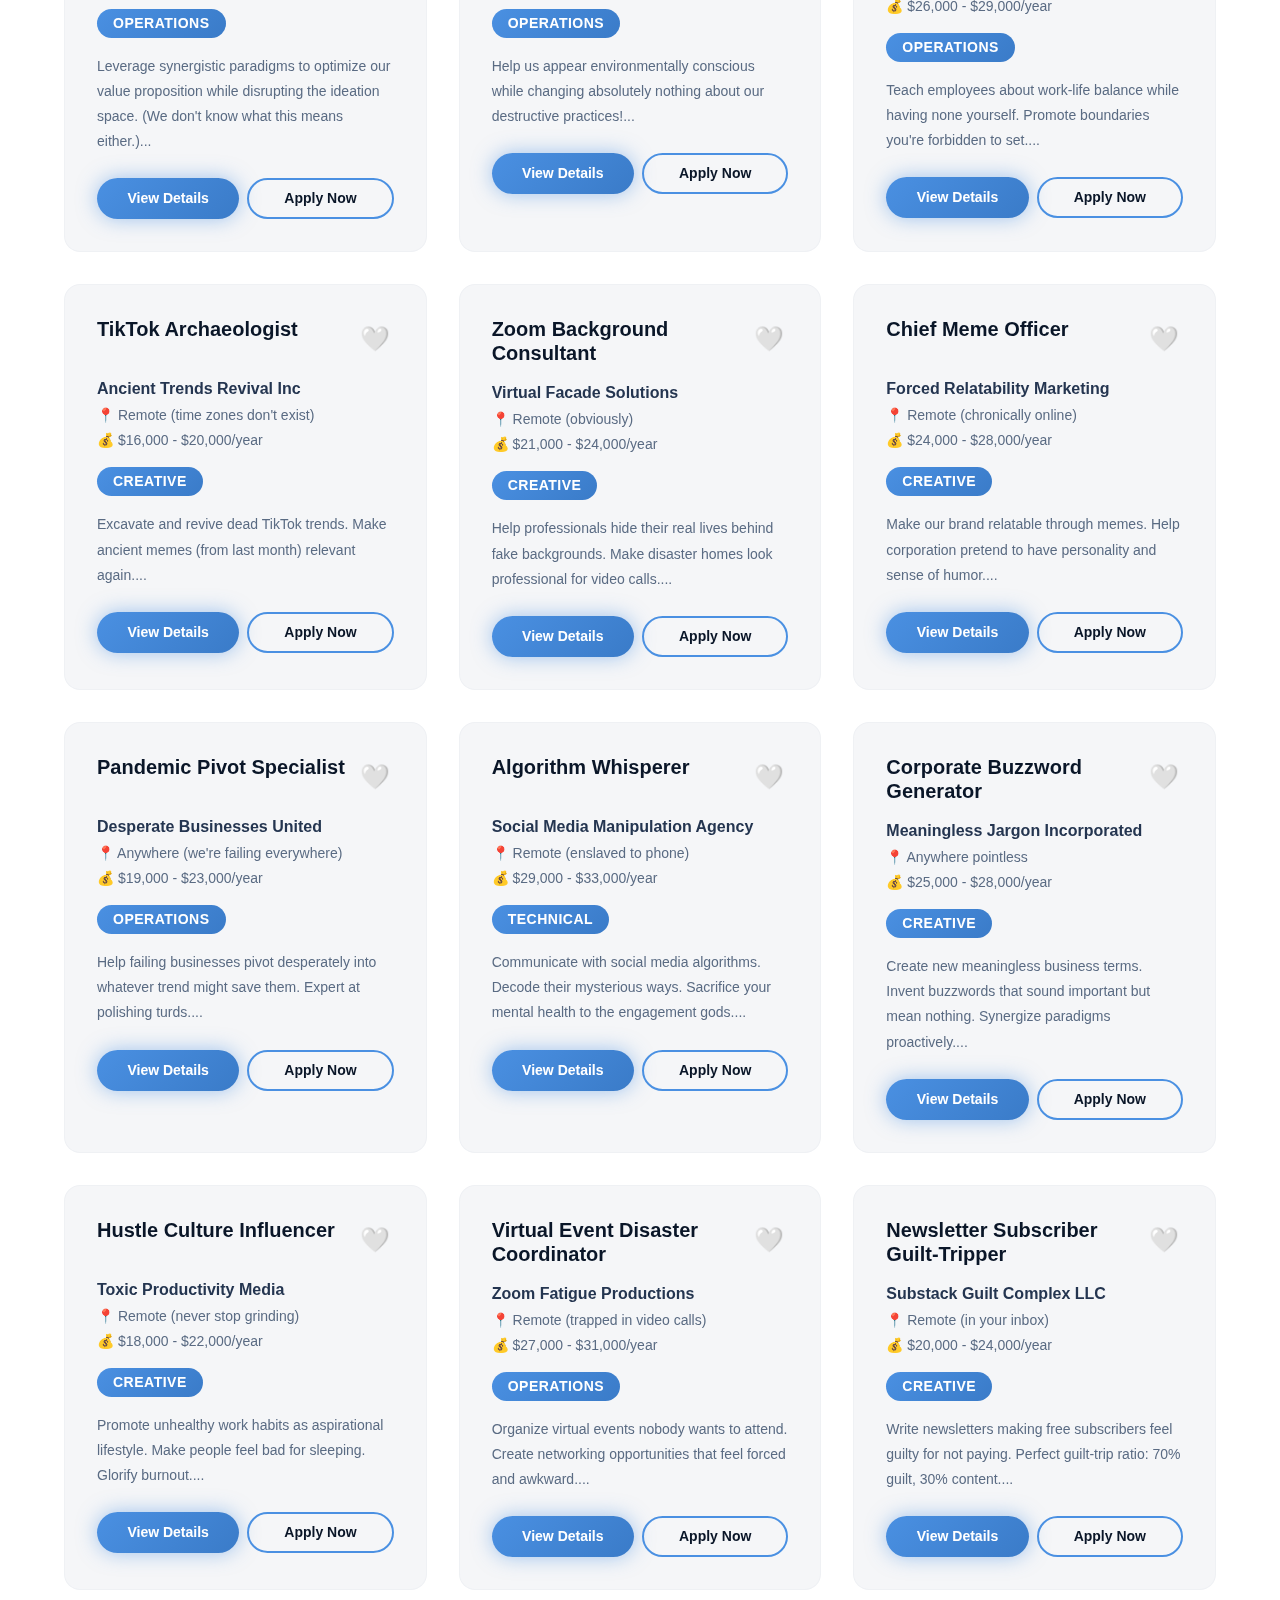
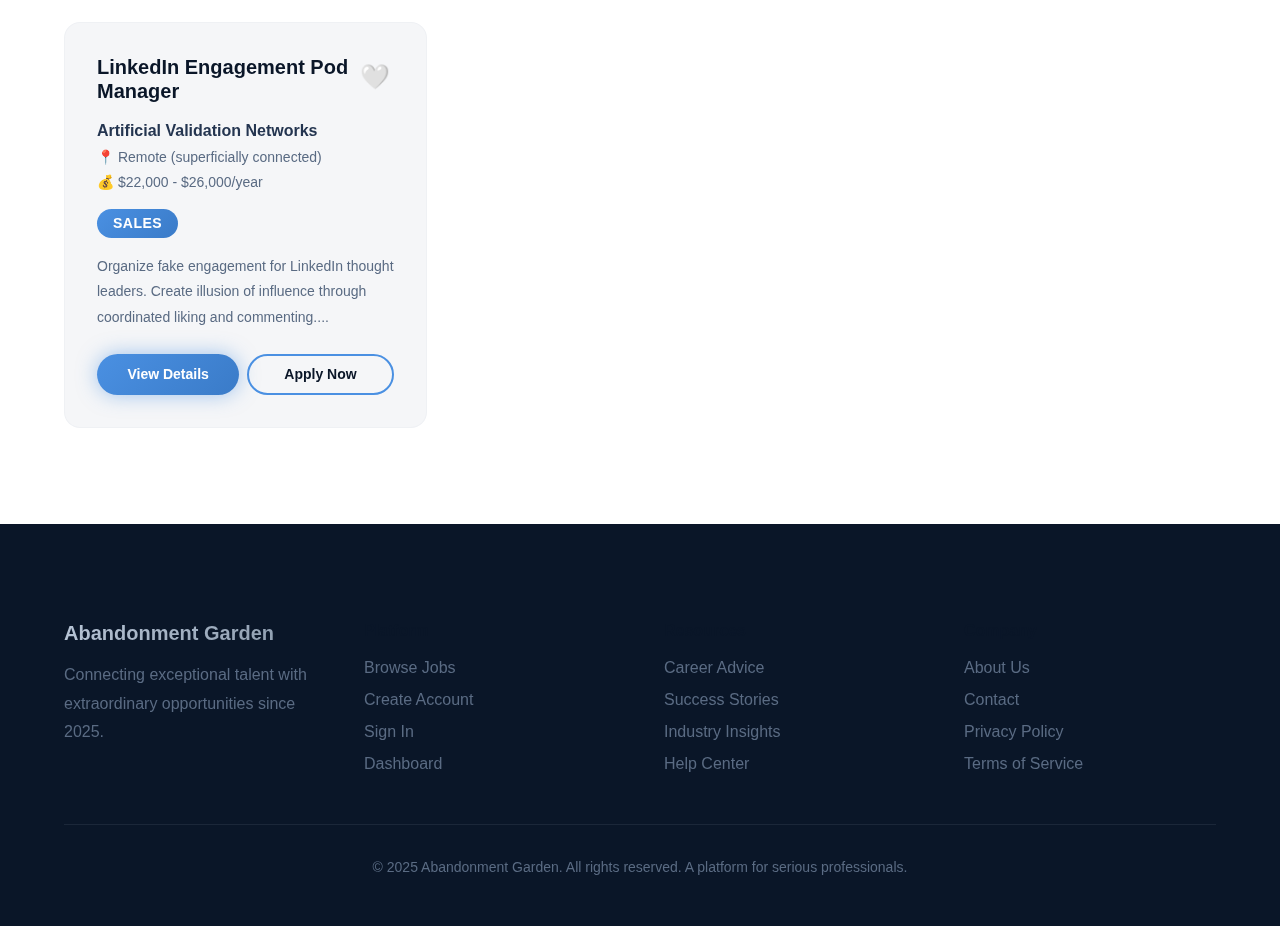
<file: pages/jobs.html>
<!DOCTYPE html>
<html lang="en">
<head>
    <meta charset="UTF-8">
    <meta name="viewport" content="width=device-width, initial-scale=1.0">
    <meta name="description" content="Browse exceptional job opportunities at Abandonment Garden">
    <title>Browse Jobs | Abandonment Garden</title>
    
    <!-- CSS Files -->
    <link rel="stylesheet" href="../css/main.css">
    <link rel="stylesheet" href="../css/animations.css">
    <link rel="stylesheet" href="../css/themes.css">
    <link rel="stylesheet" href="../css/components.css">
    <link rel="stylesheet" href="../css/responsive.css">
</head>
<body>
    <!-- Particle Background -->
    <div id="particles-container"></div>
    
    <!-- Animated Background Gradient -->
    <div class="gradient-bg"></div>

    <!-- Navigation -->
    <nav class="main-nav">
        <div class="nav-container">
            <div class="nav-brand">
                <a href="../index.html" style="text-decoration: none; color: inherit; display: flex; align-items: center; gap: 0.5rem;">
                    <span class="brand-symbol">🌙</span>
                    <span>Abandonment Garden</span>
                </a>
            </div>
            <ul class="nav-links">
                <li><a href="../index.html" class="nav-link">Home</a></li>
                <li><a href="jobs.html" class="nav-link active">Browse Jobs</a></li>
                <li><a href="login.html" class="nav-link">Sign In</a></li>
                <li><a href="signup.html" class="nav-link btn-nav-primary">Get Started</a></li>
            </ul>
            <button class="theme-toggle" id="themeToggle" aria-label="Toggle theme">
                <span class="theme-icon">🌙</span>
            </button>
            <button class="mobile-menu-toggle" id="mobileMenuToggle" aria-label="Toggle menu">
                <span></span>
                <span></span>
                <span></span>
            </button>
        </div>
    </nav>

    <!-- Jobs Page Header -->
    <section class="jobs-header">
        <div class="container">
            <h1 class="page-title">Explore Exceptional Opportunities</h1>
            <p class="page-subtitle">Discover positions meticulously curated for professionals of your caliber</p>
        </div>
    </section>

    <!-- Search and Filters -->
    <section class="jobs-filters">
        <div class="container">
            <div class="filters-container">
                <div class="search-box">
                    <input 
                        type="text" 
                        id="jobSearch" 
                        class="form-input" 
                        placeholder="Search by title, company, or location..."
                    >
                </div>
                
                <div class="filters-row">
                    <div class="filter-group">
                        <label for="categoryFilter" class="form-label">Category</label>
                        <select id="categoryFilter" class="form-select">
                            <option value="all">All Categories</option>
                            <option value="Entry Level">Entry Level (20+ years)</option>
                            <option value="Remote">Remote (must be in office)</option>
                            <option value="Part-Time">Part-Time (80 hrs/week)</option>
                            <option value="Executive">Executive Leadership</option>
                            <option value="Technical">Technical / Engineering</option>
                            <option value="Creative">Creative / Design</option>
                            <option value="Operations">Operations / Management</option>
                            <option value="Sales">Sales / Business Development</option>
                        </select>
                    </div>
                    
                    <div class="filter-group">
                        <label for="sortJobs" class="form-label">Sort By</label>
                        <select id="sortJobs" class="form-select">
                            <option value="newest">Newest First</option>
                            <option value="salary-high">Salary: High to Low</option>
                            <option value="salary-low">Salary: Low to High</option>
                        </select>
                    </div>
                </div>
            </div>
        </div>
    </section>

    <!-- Jobs List -->
    <section class="jobs-list-section">
        <div class="container">
            <div id="jobsContainer" class="jobs-grid">
                <!-- Jobs will be dynamically loaded here -->
                <div class="loading-state">
                    <div class="spinner"></div>
                    <p>Loading exceptional opportunities...</p>
                </div>
            </div>
        </div>
    </section>

    <!-- Footer -->
    <footer class="main-footer">
        <div class="container">
            <div class="footer-content">
                <div class="footer-section">
                    <h3 class="footer-title">Abandonment Garden</h3>
                    <p class="footer-description">
                        Connecting exceptional talent with extraordinary opportunities since 2025.
                    </p>
                </div>

                <div class="footer-section">
                    <h4 class="footer-heading">Platform</h4>
                    <ul class="footer-links">
                        <li><a href="jobs.html">Browse Jobs</a></li>
                        <li><a href="signup.html">Create Account</a></li>
                        <li><a href="login.html">Sign In</a></li>
                        <li><a href="dashboard.html">Dashboard</a></li>
                    </ul>
                </div>

                <div class="footer-section">
                    <h4 class="footer-heading">Resources</h4>
                    <ul class="footer-links">
                        <li><a href="#">Career Advice</a></li>
                        <li><a href="#">Success Stories</a></li>
                        <li><a href="#">Industry Insights</a></li>
                        <li><a href="#">Help Center</a></li>
                    </ul>
                </div>

                <div class="footer-section">
                    <h4 class="footer-heading">Company</h4>
                    <ul class="footer-links">
                        <li><a href="#">About Us</a></li>
                        <li><a href="#">Contact</a></li>
                        <li><a href="#">Privacy Policy</a></li>
                        <li><a href="#">Terms of Service</a></li>
                    </ul>
                </div>
            </div>

            <div class="footer-bottom">
                <p>&copy; 2025 Abandonment Garden. All rights reserved. A platform for serious professionals.</p>
            </div>
        </div>
    </footer>

    <!-- JavaScript Files -->
    <script src="../js/utils.js"></script>
    <script src="../js/theme.js"></script>
    <script src="../js/animations.js"></script>
    <script src="../js/auth.js"></script>
    <script src="../js/jobs.js"></script>
    <script src="../js/main.js"></script>

    <style>
        .jobs-header {
            padding: var(--spacing-4xl) 0 var(--spacing-2xl);
            text-align: center;
        }

        .page-title {
            font-size: var(--font-size-4xl);
            margin-bottom: var(--spacing-md);
            background: var(--gradient-silver);
            -webkit-background-clip: text;
            -webkit-text-fill-color: transparent;
            background-clip: text;
        }

        .page-subtitle {
            font-size: var(--font-size-lg);
            color: var(--color-text-muted);
            max-width: 600px;
            margin: 0 auto;
        }

        .jobs-filters {
            padding: var(--spacing-2xl) 0;
            background: var(--color-bg-secondary);
            border-top: 1px solid rgba(184, 197, 214, 0.1);
            border-bottom: 1px solid rgba(184, 197, 214, 0.1);
        }

        .filters-container {
            display: flex;
            flex-direction: column;
            gap: var(--spacing-lg);
        }

        .search-box {
            width: 100%;
        }

        .search-box input {
            width: 100%;
        }

        .filters-row {
            display: grid;
            grid-template-columns: repeat(auto-fit, minmax(200px, 1fr));
            gap: var(--spacing-lg);
        }

        .filter-group {
            display: flex;
            flex-direction: column;
            gap: var(--spacing-sm);
        }

        .jobs-list-section {
            padding: var(--spacing-4xl) 0;
            min-height: 60vh;
        }

        .jobs-grid {
            display: grid;
            grid-template-columns: repeat(auto-fill, minmax(350px, 1fr));
            gap: var(--spacing-xl);
        }

        .job-card {
            background: var(--color-bg-secondary);
            border-radius: var(--radius-xl);
            padding: var(--spacing-xl);
            border: 1px solid rgba(184, 197, 214, 0.1);
            transition: all var(--transition-base);
            position: relative;
        }

        .job-card:hover {
            transform: translateY(-5px);
            box-shadow: var(--shadow-xl);
            border-color: var(--color-accent);
        }

        .job-card-header {
            display: flex;
            justify-content: space-between;
            align-items: flex-start;
            margin-bottom: var(--spacing-md);
        }

        .job-title {
            font-size: var(--font-size-xl);
            font-weight: var(--font-weight-bold);
            color: var(--color-text-primary);
            margin: 0;
            flex: 1;
        }

        .btn-save-job {
            background: none;
            border: none;
            font-size: var(--font-size-2xl);
            cursor: pointer;
            transition: transform var(--transition-fast);
            padding: var(--spacing-xs);
        }

        .btn-save-job:hover {
            transform: scale(1.2);
        }

        .job-company {
            font-weight: var(--font-weight-semibold);
            color: var(--color-text-secondary);
            margin-bottom: var(--spacing-xs);
        }

        .job-location,
        .job-salary {
            font-size: var(--font-size-sm);
            color: var(--color-text-muted);
            margin-bottom: var(--spacing-xs);
        }

        .job-category {
            margin: var(--spacing-md) 0;
        }

        .job-description-preview {
            font-size: var(--font-size-sm);
            color: var(--color-text-muted);
            line-height: var(--line-height-relaxed);
            margin: var(--spacing-md) 0;
        }

        .job-card-footer {
            display: flex;
            gap: var(--spacing-sm);
            margin-top: var(--spacing-lg);
        }

        .job-card-footer .btn {
            flex: 1;
        }

        .loading-state {
            text-align: center;
            padding: var(--spacing-4xl);
            grid-column: 1 / -1;
        }

        .loading-state .spinner {
            margin: 0 auto var(--spacing-lg);
        }

        @media (max-width: 767px) {
            .jobs-grid {
                grid-template-columns: 1fr;
            }

            .page-title {
                font-size: var(--font-size-2xl);
            }

            .page-subtitle {
                font-size: var(--font-size-base);
            }

            .filters-row {
                grid-template-columns: 1fr;
            }
        }
    </style>
</body>
</html>
</file>
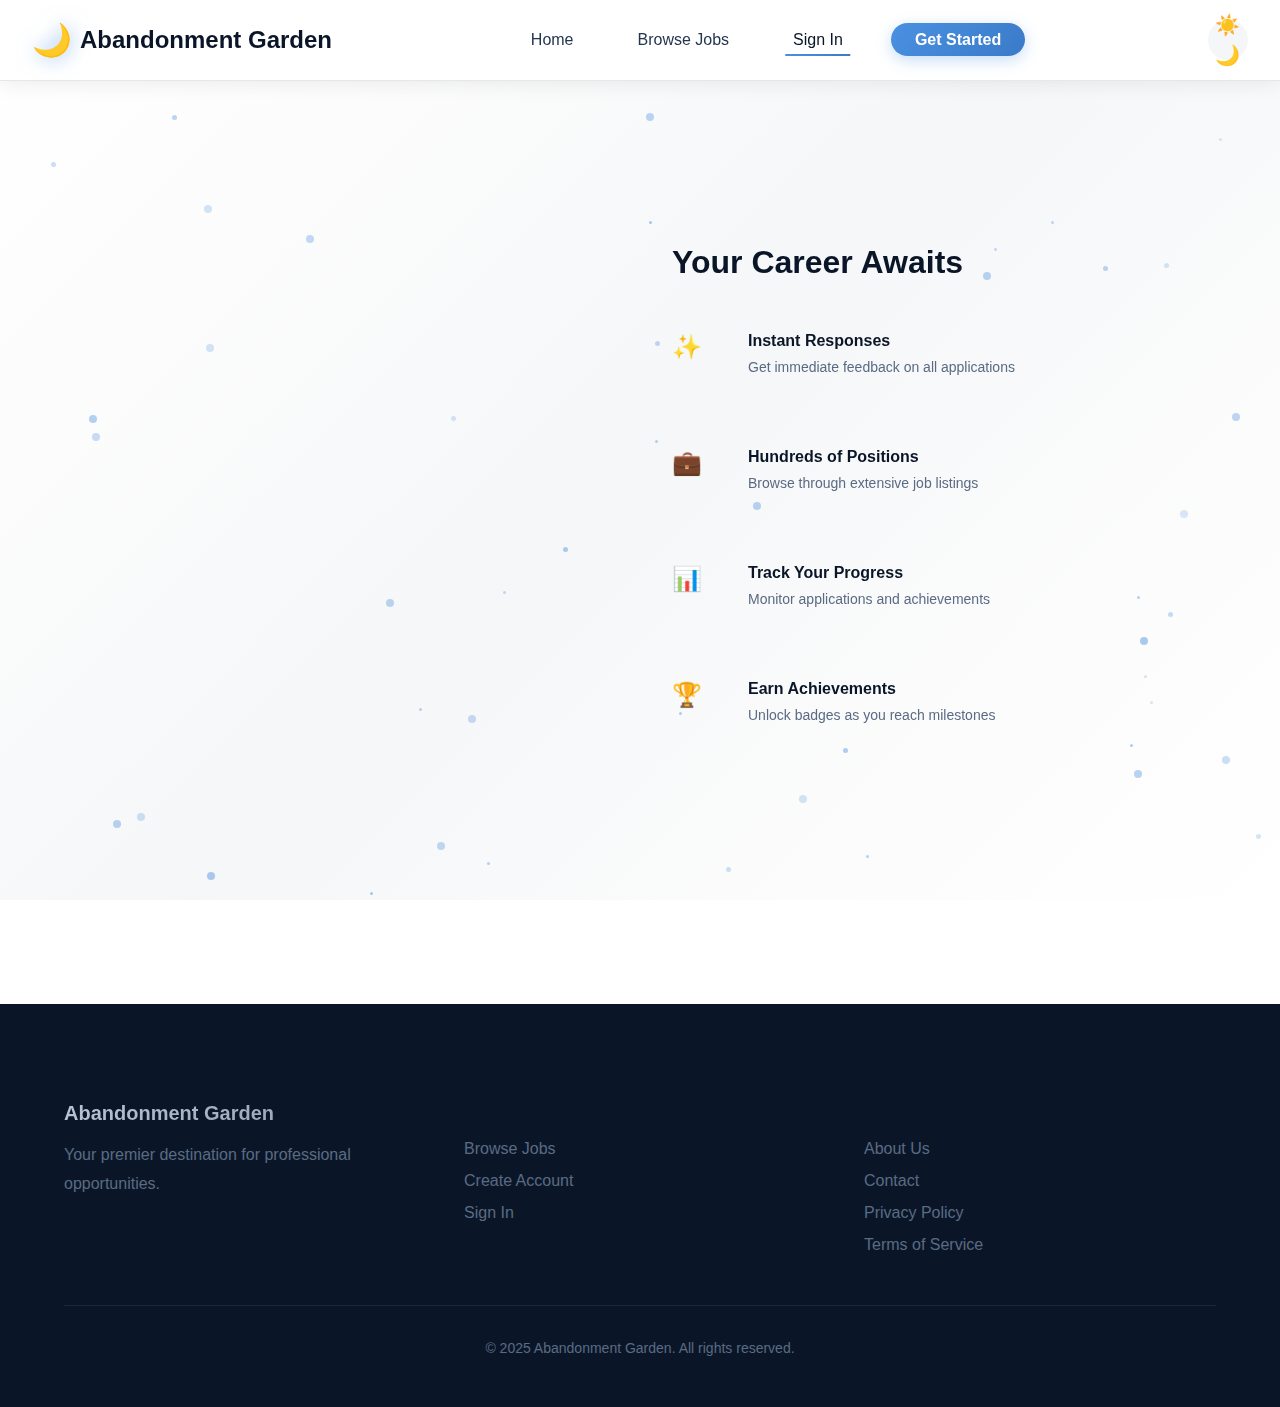
<file: pages/login.html>
<!DOCTYPE html>
<html lang="en">
<head>
    <meta charset="UTF-8">
    <meta name="viewport" content="width=device-width, initial-scale=1.0">
    <meta name="description" content="Sign in to Abandonment Garden">
    <title>Sign In | Abandonment Garden</title>
    
    <!-- CSS Files -->
    <link rel="stylesheet" href="../css/main.css">
    <link rel="stylesheet" href="../css/animations.css">
    <link rel="stylesheet" href="../css/themes.css">
    <link rel="stylesheet" href="../css/components.css">
    <link rel="stylesheet" href="../css/responsive.css">
</head>
<body>
    <!-- Particle Background -->
    <div id="particles-container"></div>
    
    <!-- Animated Background Gradient -->
    <div class="gradient-bg"></div>

    <!-- Navigation -->
    <nav class="main-nav">
        <div class="nav-container">
            <div class="nav-brand">
                <a href="../index.html" style="text-decoration: none; color: inherit; display: flex; align-items: center; gap: 0.5rem;">
                    <span class="brand-symbol">🌙</span>
                    <span>Abandonment Garden</span>
                </a>
            </div>
            <ul class="nav-links">
                <li><a href="../index.html" class="nav-link">Home</a></li>
                <li><a href="jobs.html" class="nav-link">Browse Jobs</a></li>
                <li><a href="login.html" class="nav-link active">Sign In</a></li>
                <li><a href="signup.html" class="nav-link btn-nav-primary">Get Started</a></li>
            </ul>
            <button class="theme-toggle" id="themeToggle" aria-label="Toggle theme">
                <span class="theme-icon">🌙</span>
            </button>
            <button class="mobile-menu-toggle" id="mobileMenuToggle" aria-label="Toggle menu">
                <span></span>
                <span></span>
                <span></span>
            </button>
        </div>
    </nav>

    <!-- Login Section -->
    <section class="auth-section">
        <div class="container">
            <div class="auth-container">
                <div class="auth-card card glass-effect">
                    <div class="auth-header">
                        <h1>Welcome Back</h1>
                        <p>Sign in to continue your professional journey</p>
                    </div>

                    <form id="loginForm" class="auth-form">
                        <div class="form-group">
                            <label for="email" class="form-label">Email Address</label>
                            <input 
                                type="email" 
                                id="email" 
                                name="email" 
                                class="form-input" 
                                placeholder="Enter your email"
                                required
                                autocomplete="email"
                            >
                        </div>

                        <div class="form-group">
                            <label for="password" class="form-label">Password</label>
                            <input 
                                type="password" 
                                id="password" 
                                name="password" 
                                class="form-input" 
                                placeholder="Enter your password"
                                required
                                autocomplete="current-password"
                            >
                        </div>

                        <div class="form-group form-checkbox">
                            <input type="checkbox" id="remember" name="remember">
                            <label for="remember">Remember me</label>
                        </div>

                        <button type="submit" class="btn btn-primary btn-pill" style="width: 100%;">
                            <span class="btn-text">Sign In</span>
                            <span class="btn-shine"></span>
                        </button>
                    </form>

                    <div class="auth-footer">
                        <p>Don't have an account? <a href="signup.html">Sign up</a></p>
                        <p><a href="#" class="text-muted">Forgot password?</a></p>
                    </div>

                    <div class="auth-divider">
                        <span>or</span>
                    </div>

                    <div class="auth-demo">
                        <p class="text-muted" style="text-align: center; font-size: 0.875rem;">
                            Demo Account: Use any email and password to create an account
                        </p>
                    </div>
                </div>

                <div class="auth-side">
                    <div class="auth-side-content">
                        <h2>Your Career Awaits</h2>
                        <ul class="auth-features">
                            <li>
                                <span class="feature-icon">✨</span>
                                <div>
                                    <strong>Instant Responses</strong>
                                    <p>Get immediate feedback on all applications</p>
                                </div>
                            </li>
                            <li>
                                <span class="feature-icon">💼</span>
                                <div>
                                    <strong>Hundreds of Positions</strong>
                                    <p>Browse through extensive job listings</p>
                                </div>
                            </li>
                            <li>
                                <span class="feature-icon">📊</span>
                                <div>
                                    <strong>Track Your Progress</strong>
                                    <p>Monitor applications and achievements</p>
                                </div>
                            </li>
                            <li>
                                <span class="feature-icon">🏆</span>
                                <div>
                                    <strong>Earn Achievements</strong>
                                    <p>Unlock badges as you reach milestones</p>
                                </div>
                            </li>
                        </ul>
                    </div>
                </div>
            </div>
        </div>
    </section>

    <!-- Footer -->
    <footer class="main-footer">
        <div class="container">
            <div class="footer-content">
                <div class="footer-section">
                    <h3 class="footer-title">Abandonment Garden</h3>
                    <p class="footer-description">
                        Your premier destination for professional opportunities.
                    </p>
                </div>

                <div class="footer-section">
                    <h4 class="footer-heading">Platform</h4>
                    <ul class="footer-links">
                        <li><a href="jobs.html">Browse Jobs</a></li>
                        <li><a href="signup.html">Create Account</a></li>
                        <li><a href="login.html">Sign In</a></li>
                    </ul>
                </div>

                <div class="footer-section">
                    <h4 class="footer-heading">Company</h4>
                    <ul class="footer-links">
                        <li><a href="#">About Us</a></li>
                        <li><a href="#">Contact</a></li>
                        <li><a href="#">Privacy Policy</a></li>
                        <li><a href="#">Terms of Service</a></li>
                    </ul>
                </div>
            </div>

            <div class="footer-bottom">
                <p>&copy; 2025 Abandonment Garden. All rights reserved.</p>
            </div>
        </div>
    </footer>

    <!-- JavaScript Files -->
    <script src="../js/utils.js"></script>
    <script src="../js/theme.js"></script>
    <script src="../js/animations.js"></script>
    <script src="../js/auth.js"></script>
    <script src="../js/main.js"></script>

    <style>
        .auth-section {
            min-height: 100vh;
            display: flex;
            align-items: center;
            padding: var(--spacing-4xl) 0;
        }

        .auth-container {
            display: grid;
            grid-template-columns: 1fr 1fr;
            gap: var(--spacing-3xl);
            align-items: center;
            max-width: 1100px;
            margin: 0 auto;
        }

        .auth-card {
            padding: var(--spacing-3xl);
        }

        .auth-header {
            text-align: center;
            margin-bottom: var(--spacing-2xl);
        }

        .auth-header h1 {
            font-size: var(--font-size-3xl);
            margin-bottom: var(--spacing-sm);
        }

        .auth-header p {
            color: var(--color-text-muted);
        }

        .auth-form {
            margin-bottom: var(--spacing-xl);
        }

        .auth-footer {
            text-align: center;
            margin-top: var(--spacing-lg);
        }

        .auth-footer p {
            margin-bottom: var(--spacing-sm);
            font-size: var(--font-size-sm);
        }

        .auth-footer a {
            color: var(--color-accent);
            font-weight: var(--font-weight-semibold);
        }

        .auth-divider {
            position: relative;
            text-align: center;
            margin: var(--spacing-xl) 0;
        }

        .auth-divider::before {
            content: '';
            position: absolute;
            top: 50%;
            left: 0;
            right: 0;
            height: 1px;
            background: var(--color-silver);
            opacity: 0.3;
        }

        .auth-divider span {
            position: relative;
            background: var(--color-bg-secondary);
            padding: 0 var(--spacing-md);
            color: var(--color-text-muted);
            font-size: var(--font-size-sm);
        }

        .auth-side-content h2 {
            font-size: var(--font-size-3xl);
            margin-bottom: var(--spacing-2xl);
        }

        .auth-features {
            list-style: none;
            display: flex;
            flex-direction: column;
            gap: var(--spacing-xl);
        }

        .auth-features li {
            display: flex;
            gap: var(--spacing-md);
            align-items: flex-start;
        }

        .feature-icon {
            font-size: var(--font-size-2xl);
            flex-shrink: 0;
        }

        .auth-features strong {
            display: block;
            margin-bottom: var(--spacing-xs);
            color: var(--color-text-primary);
        }

        .auth-features p {
            color: var(--color-text-muted);
            font-size: var(--font-size-sm);
            margin: 0;
        }

        @media (max-width: 991px) {
            .auth-container {
                grid-template-columns: 1fr;
            }

            .auth-side {
                display: none;
            }
        }

        @media (max-width: 575px) {
            .auth-card {
                padding: var(--spacing-xl);
            }

            .auth-header h1 {
                font-size: var(--font-size-2xl);
            }
        }
    </style>
</body>
</html>
</file>
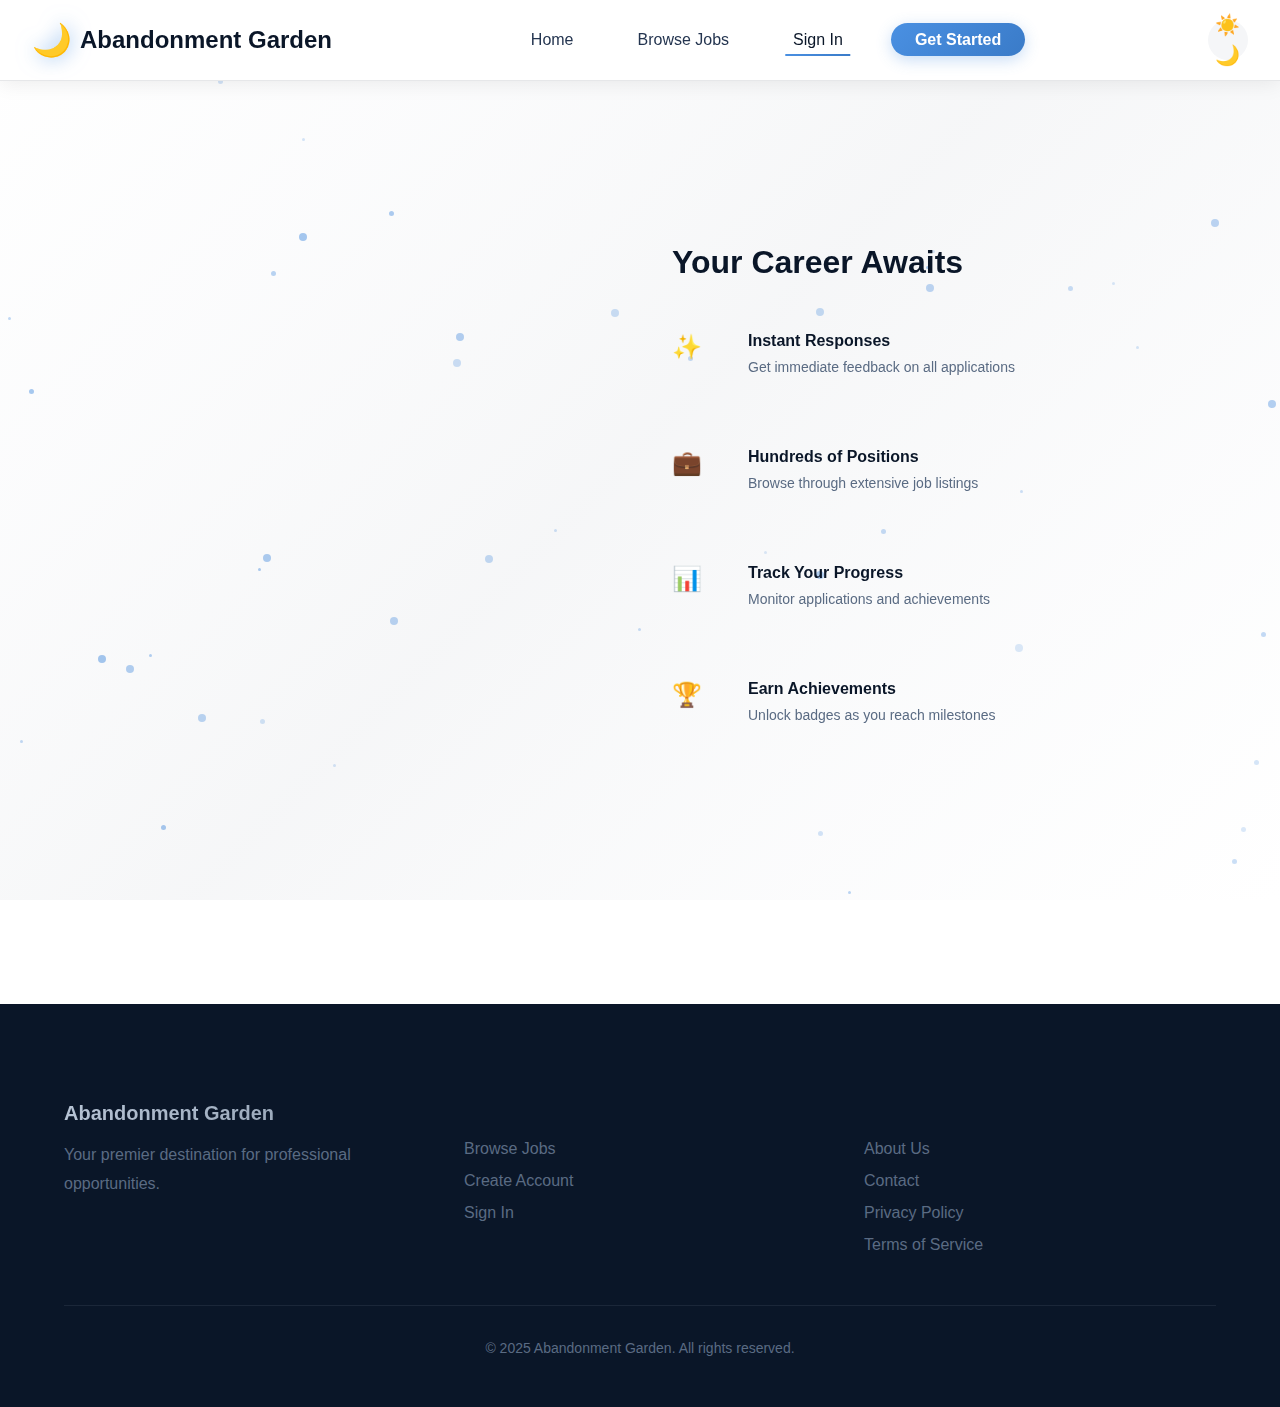
<file: pages/profile.html>
<!DOCTYPE html>
<html lang="en">
<head>
    <meta charset="UTF-8">
    <meta name="viewport" content="width=device-width, initial-scale=1.0">
    <meta name="description" content="Your profile at Abandonment Garden">
    <title>My Profile | Abandonment Garden</title>
    
    <!-- CSS Files -->
    <link rel="stylesheet" href="../css/main.css">
    <link rel="stylesheet" href="../css/animations.css">
    <link rel="stylesheet" href="../css/themes.css">
    <link rel="stylesheet" href="../css/components.css">
    <link rel="stylesheet" href="../css/responsive.css">
</head>
<body>
    <!-- Particle Background -->
    <div id="particles-container"></div>
    
    <!-- Animated Background Gradient -->
    <div class="gradient-bg"></div>

    <!-- Navigation -->
    <nav class="main-nav">
        <div class="nav-container">
            <div class="nav-brand">
                <a href="../index.html" style="text-decoration: none; color: inherit; display: flex; align-items: center; gap: 0.5rem;">
                    <span class="brand-symbol">🌙</span>
                    <span>Abandonment Garden</span>
                </a>
            </div>
            <ul class="nav-links">
                <li><a href="../index.html" class="nav-link">Home</a></li>
                <li><a href="jobs.html" class="nav-link">Browse Jobs</a></li>
                <li><a href="dashboard.html" class="nav-link">Dashboard</a></li>
                <li><a href="#" class="nav-link btn-nav-primary logout-btn">Logout</a></li>
            </ul>
            <button class="theme-toggle" id="themeToggle" aria-label="Toggle theme">
                <span class="theme-icon">🌙</span>
            </button>
            <button class="mobile-menu-toggle" id="mobileMenuToggle" aria-label="Toggle menu">
                <span></span>
                <span></span>
                <span></span>
            </button>
        </div>
    </nav>

    <!-- Page Header -->
    <section class="page-header">
        <div class="container">
            <h1 class="page-title">My Profile</h1>
            <p class="page-subtitle">Manage your professional information</p>
        </div>
    </section>

    <!-- Profile Content -->
    <section class="profile-section">
        <div class="container">
            <div class="profile-layout">
                <!-- Profile Sidebar -->
                <div class="profile-sidebar">
                    <div class="profile-avatar-card card">
                        <div class="profile-avatar">
                            <span id="avatarInitials">AG</span>
                        </div>
                        <h2 class="profile-name" id="profileName">Professional</h2>
                        <p class="profile-email" id="profileEmail">professional@example.com</p>
                        <div class="profile-stats">
                            <div class="profile-stat">
                                <strong id="memberSince">Member Since</strong>
                                <span>January 2025</span>
                            </div>
                        </div>
                    </div>

                    <div class="profile-quick-stats card">
                        <h3>Quick Stats</h3>
                        <div class="quick-stat-item">
                            <span class="quick-stat-label">Applications</span>
                            <span class="quick-stat-value" id="profileApplications">0</span>
                        </div>
                        <div class="quick-stat-item">
                            <span class="quick-stat-label">Saved Jobs</span>
                            <span class="quick-stat-value" id="profileSavedJobs">0</span>
                        </div>
                        <div class="quick-stat-item">
                            <span class="quick-stat-label">Achievements</span>
                            <span class="quick-stat-value" id="profileAchievements">0</span>
                        </div>
                    </div>
                </div>

                <!-- Profile Main Content -->
                <div class="profile-main">
                    <!-- Account Information -->
                    <div class="profile-section-card card">
                        <div class="card-header">
                            <h3>Account Information</h3>
                        </div>
                        <form id="profileForm" class="profile-form">
                            <div class="form-group">
                                <label for="name" class="form-label">Full Name</label>
                                <input 
                                    type="text" 
                                    id="name" 
                                    name="name" 
                                    class="form-input" 
                                    placeholder="Your full name"
                                    required
                                >
                            </div>

                            <div class="form-group">
                                <label for="email" class="form-label">Email Address</label>
                                <input 
                                    type="email" 
                                    id="email" 
                                    name="email" 
                                    class="form-input" 
                                    placeholder="Your email"
                                    required
                                    disabled
                                >
                                <small class="form-help">Email cannot be changed</small>
                            </div>

                            <div class="form-actions">
                                <button type="submit" class="btn btn-primary btn-pill">
                                    Save Changes
                                </button>
                            </div>
                        </form>
                    </div>

                    <!-- Career Preferences -->
                    <div class="profile-section-card card">
                        <div class="card-header">
                            <h3>Career Preferences</h3>
                        </div>
                        <div class="preferences-content">
                            <p class="text-muted">Set your ideal career preferences and job search criteria</p>
                            <div class="preference-tags">
                                <span class="badge badge-primary">Remote Work</span>
                                <span class="badge badge-primary">Flexible Hours</span>
                                <span class="badge badge-primary">Competitive Salary</span>
                                <span class="badge badge-primary">Minimal Requirements</span>
                            </div>
                            <p class="text-muted" style="margin-top: var(--spacing-lg); font-size: var(--font-size-sm);">
                                Unfortunately, our algorithm has determined that positions matching your preferences do not currently exist in this reality.
                            </p>
                        </div>
                    </div>

                    <!-- Achievements -->
                    <div class="profile-section-card card">
                        <div class="card-header">
                            <h3>My Achievements</h3>
                        </div>
                        <div id="achievementsContainer" class="achievements-container">
                            <div class="empty-state">
                                <div class="empty-state-icon">🏆</div>
                                <h4 class="empty-state-title">No Achievements Yet</h4>
                                <p class="empty-state-description">
                                    Apply to jobs to unlock achievements
                                </p>
                            </div>
                        </div>
                    </div>

                    <!-- Account Actions -->
                    <div class="profile-section-card card">
                        <div class="card-header">
                            <h3>Account Actions</h3>
                        </div>
                        <div class="account-actions">
                            <button class="btn btn-secondary btn-pill logout-btn">
                                <span class="btn-text">Logout</span>
                            </button>
                            <button class="btn btn-outline btn-pill" onclick="alert('Account data cleared from this browser')">
                                <span class="btn-text">Clear Local Data</span>
                            </button>
                        </div>
                    </div>
                </div>
            </div>
        </div>
    </section>

    <!-- Footer -->
    <footer class="main-footer">
        <div class="container">
            <div class="footer-content">
                <div class="footer-section">
                    <h3 class="footer-title">Abandonment Garden</h3>
                    <p class="footer-description">
                        Connecting exceptional talent with extraordinary opportunities since 2025.
                    </p>
                </div>

                <div class="footer-section">
                    <h4 class="footer-heading">Platform</h4>
                    <ul class="footer-links">
                        <li><a href="jobs.html">Browse Jobs</a></li>
                        <li><a href="saved-jobs.html">Saved Jobs</a></li>
                        <li><a href="applications.html">Applications</a></li>
                        <li><a href="profile.html">Profile</a></li>
                    </ul>
                </div>

                <div class="footer-section">
                    <h4 class="footer-heading">Resources</h4>
                    <ul class="footer-links">
                        <li><a href="#">Career Advice</a></li>
                        <li><a href="#">Success Stories</a></li>
                        <li><a href="#">Industry Insights</a></li>
                        <li><a href="#">Help Center</a></li>
                    </ul>
                </div>

                <div class="footer-section">
                    <h4 class="footer-heading">Company</h4>
                    <ul class="footer-links">
                        <li><a href="#">About Us</a></li>
                        <li><a href="#">Contact</a></li>
                        <li><a href="#">Privacy Policy</a></li>
                        <li><a href="#">Terms of Service</a></li>
                    </ul>
                </div>
            </div>

            <div class="footer-bottom">
                <p>&copy; 2025 Abandonment Garden. All rights reserved. A platform for serious professionals.</p>
            </div>
        </div>
    </footer>

    <!-- JavaScript Files -->
    <script src="../js/utils.js"></script>
    <script src="../js/theme.js"></script>
    <script src="../js/animations.js"></script>
    <script src="../js/auth.js"></script>
    <script src="../js/jobs.js"></script>
    <script src="../js/main.js"></script>

    <script>
        // Load profile data when page loads
        document.addEventListener('DOMContentLoaded', () => {
            loadProfileData();
            setupProfileForm();
        });

        function loadProfileData() {
            // Check if user is logged in
            if (!window.auth || !window.auth.isAuthenticated()) {
                window.location.href = 'login.html';
                return;
            }

            const user = window.auth.getCurrentUser();

            // Update profile display
            document.getElementById('profileName').textContent = user.name;
            document.getElementById('profileEmail').textContent = user.email;
            
            // Generate initials
            const initials = user.name.split(' ').map(n => n[0]).join('').toUpperCase().substring(0, 2);
            document.getElementById('avatarInitials').textContent = initials;

            // Update member since
            const memberDate = new Date(user.createdAt);
            const memberSince = memberDate.toLocaleDateString('en-US', { month: 'long', year: 'numeric' });
            document.getElementById('memberSince').nextElementSibling.textContent = memberSince;

            // Update stats
            document.getElementById('profileApplications').textContent = (user.applications || []).length;
            document.getElementById('profileSavedJobs').textContent = (user.savedJobs || []).length;
            document.getElementById('profileAchievements').textContent = (user.achievements || []).length;

            // Fill form
            document.getElementById('name').value = user.name;
            document.getElementById('email').value = user.email;

            // Load achievements
            loadAchievements(user.achievements || []);
        }

        function setupProfileForm() {
            const form = document.getElementById('profileForm');
            form.addEventListener('submit', (e) => {
                e.preventDefault();
                
                const name = document.getElementById('name').value;
                
                if (window.auth) {
                    const success = window.auth.updateUser({ name });
                    
                    if (success) {
                        if (window.Utils && window.Utils.Notify) {
                            window.Utils.Notify.show('Profile updated successfully!', 'success');
                        } else {
                            alert('Profile updated successfully!');
                        }
                        loadProfileData();
                    } else {
                        if (window.Utils && window.Utils.Notify) {
                            window.Utils.Notify.show('Failed to update profile', 'error');
                        } else {
                            alert('Failed to update profile');
                        }
                    }
                }
            });
        }

        function loadAchievements(achievements) {
            const container = document.getElementById('achievementsContainer');
            
            if (achievements.length === 0) return;

            container.innerHTML = `
                <div class="achievements-grid">
                    ${achievements.map(achievement => `
                        <div class="achievement-badge">
                            <div class="achievement-icon">🏆</div>
                            <div class="achievement-info">
                                <strong>${achievement.title}</strong>
                                <p>${achievement.description}</p>
                            </div>
                        </div>
                    `).join('')}
                </div>
            `;
        }
    </script>

    <style>
        .page-header {
            padding: var(--spacing-3xl) 0 var(--spacing-xl);
            text-align: center;
        }

        .page-title {
            font-size: var(--font-size-4xl);
            margin-bottom: var(--spacing-sm);
            background: var(--gradient-silver);
            -webkit-background-clip: text;
            -webkit-text-fill-color: transparent;
            background-clip: text;
        }

        .page-subtitle {
            font-size: var(--font-size-lg);
            color: var(--color-text-muted);
        }

        .profile-section {
            padding: var(--spacing-2xl) 0 var(--spacing-4xl);
        }

        .profile-layout {
            display: grid;
            grid-template-columns: 300px 1fr;
            gap: var(--spacing-2xl);
            max-width: 1200px;
            margin: 0 auto;
        }

        .profile-sidebar {
            display: flex;
            flex-direction: column;
            gap: var(--spacing-lg);
        }

        .profile-avatar-card {
            text-align: center;
            padding: var(--spacing-2xl);
        }

        .profile-avatar {
            width: 100px;
            height: 100px;
            border-radius: var(--radius-full);
            background: var(--gradient-accent);
            display: flex;
            align-items: center;
            justify-content: center;
            font-size: var(--font-size-4xl);
            font-weight: var(--font-weight-bold);
            color: white;
            margin: 0 auto var(--spacing-lg);
        }

        .profile-name {
            font-size: var(--font-size-2xl);
            margin-bottom: var(--spacing-xs);
        }

        .profile-email {
            color: var(--color-text-muted);
            font-size: var(--font-size-sm);
            margin-bottom: var(--spacing-lg);
        }

        .profile-stats {
            border-top: 1px solid rgba(184, 197, 214, 0.2);
            padding-top: var(--spacing-lg);
        }

        .profile-stat {
            display: flex;
            flex-direction: column;
            gap: var(--spacing-xs);
        }

        .profile-stat strong {
            font-size: var(--font-size-sm);
            color: var(--color-text-muted);
            text-transform: uppercase;
            letter-spacing: 0.5px;
        }

        .profile-quick-stats {
            padding: var(--spacing-xl);
        }

        .profile-quick-stats h3 {
            font-size: var(--font-size-lg);
            margin-bottom: var(--spacing-lg);
        }

        .quick-stat-item {
            display: flex;
            justify-content: space-between;
            align-items: center;
            padding: var(--spacing-sm) 0;
            border-bottom: 1px solid rgba(184, 197, 214, 0.1);
        }

        .quick-stat-item:last-child {
            border-bottom: none;
        }

        .quick-stat-label {
            color: var(--color-text-secondary);
            font-size: var(--font-size-sm);
        }

        .quick-stat-value {
            font-weight: var(--font-weight-bold);
            color: var(--color-accent);
            font-size: var(--font-size-lg);
        }

        .profile-main {
            display: flex;
            flex-direction: column;
            gap: var(--spacing-xl);
        }

        .profile-section-card {
            padding: var(--spacing-2xl);
        }

        .card-header {
            margin-bottom: var(--spacing-lg);
            padding-bottom: var(--spacing-md);
            border-bottom: 1px solid rgba(184, 197, 214, 0.2);
        }

        .card-header h3 {
            font-size: var(--font-size-xl);
            margin: 0;
        }

        .profile-form {
            display: flex;
            flex-direction: column;
            gap: var(--spacing-lg);
        }

        .form-actions {
            display: flex;
            gap: var(--spacing-md);
        }

        .preferences-content {
            text-align: center;
        }

        .preference-tags {
            display: flex;
            flex-wrap: wrap;
            gap: var(--spacing-sm);
            justify-content: center;
            margin: var(--spacing-lg) 0;
        }

        .achievements-container {
            min-height: 200px;
        }

        .achievements-grid {
            display: grid;
            grid-template-columns: repeat(auto-fill, minmax(250px, 1fr));
            gap: var(--spacing-md);
        }

        .achievement-badge {
            display: flex;
            align-items: center;
            gap: var(--spacing-md);
            padding: var(--spacing-md);
            background: var(--color-bg-primary);
            border-radius: var(--radius-lg);
            border: 1px solid rgba(184, 197, 214, 0.1);
        }

        .achievement-icon {
            font-size: var(--font-size-3xl);
            flex-shrink: 0;
        }

        .achievement-info strong {
            display: block;
            margin-bottom: var(--spacing-xs);
            color: var(--color-text-primary);
        }

        .achievement-info p {
            font-size: var(--font-size-sm);
            color: var(--color-text-muted);
            margin: 0;
        }

        .account-actions {
            display: flex;
            gap: var(--spacing-md);
        }

        @media (max-width: 991px) {
            .profile-layout {
                grid-template-columns: 1fr;
            }

            .profile-sidebar {
                order: 2;
            }

            .profile-main {
                order: 1;
            }
        }

        @media (max-width: 767px) {
            .page-title {
                font-size: var(--font-size-2xl);
            }

            .profile-section-card {
                padding: var(--spacing-lg);
            }

            .account-actions {
                flex-direction: column;
            }

            .account-actions .btn {
                width: 100%;
            }
        }
    </style>
</body>
</html>
</file>
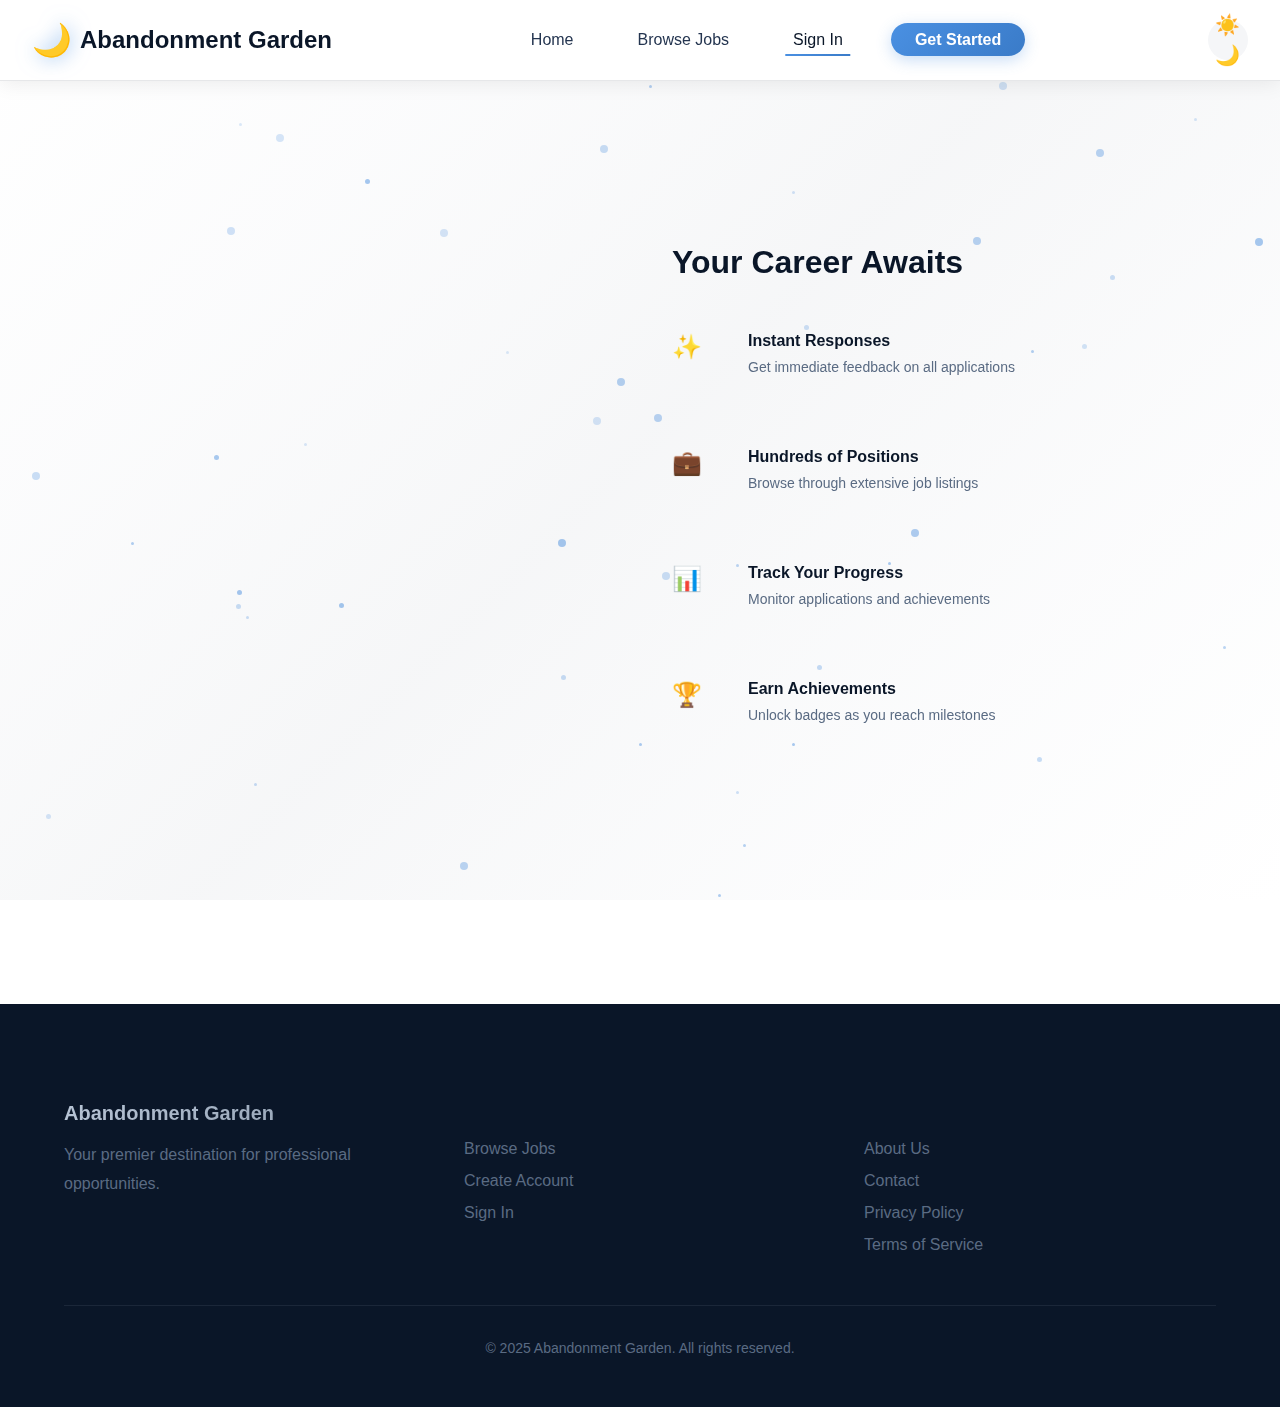
<file: pages/saved-jobs.html>
<!DOCTYPE html>
<html lang="en">
<head>
    <meta charset="UTF-8">
    <meta name="viewport" content="width=device-width, initial-scale=1.0">
    <meta name="description" content="Your saved jobs at Abandonment Garden">
    <title>Saved Jobs | Abandonment Garden</title>
    
    <!-- CSS Files -->
    <link rel="stylesheet" href="../css/main.css">
    <link rel="stylesheet" href="../css/animations.css">
    <link rel="stylesheet" href="../css/themes.css">
    <link rel="stylesheet" href="../css/components.css">
    <link rel="stylesheet" href="../css/responsive.css">
</head>
<body>
    <!-- Particle Background -->
    <div id="particles-container"></div>
    
    <!-- Animated Background Gradient -->
    <div class="gradient-bg"></div>

    <!-- Navigation -->
    <nav class="main-nav">
        <div class="nav-container">
            <div class="nav-brand">
                <a href="../index.html" style="text-decoration: none; color: inherit; display: flex; align-items: center; gap: 0.5rem;">
                    <span class="brand-symbol">🌙</span>
                    <span>Abandonment Garden</span>
                </a>
            </div>
            <ul class="nav-links">
                <li><a href="../index.html" class="nav-link">Home</a></li>
                <li><a href="jobs.html" class="nav-link">Browse Jobs</a></li>
                <li><a href="dashboard.html" class="nav-link">Dashboard</a></li>
                <li><a href="#" class="nav-link btn-nav-primary logout-btn">Logout</a></li>
            </ul>
            <button class="theme-toggle" id="themeToggle" aria-label="Toggle theme">
                <span class="theme-icon">🌙</span>
            </button>
            <button class="mobile-menu-toggle" id="mobileMenuToggle" aria-label="Toggle menu">
                <span></span>
                <span></span>
                <span></span>
            </button>
        </div>
    </nav>

    <!-- Page Header -->
    <section class="page-header">
        <div class="container">
            <h1 class="page-title">Saved Jobs</h1>
            <p class="page-subtitle">Your collection of exceptional opportunities</p>
        </div>
    </section>

    <!-- Saved Jobs Content -->
    <section class="saved-jobs-section">
        <div class="container">
            <div class="saved-jobs-header">
                <div class="saved-count">
                    <span id="savedCount">0</span> saved positions
                </div>
                <a href="jobs.html" class="btn btn-primary btn-pill">
                    <span class="btn-text">Browse More Jobs</span>
                </a>
            </div>

            <div id="savedJobsContainer" class="jobs-grid">
                <!-- Saved jobs will be dynamically loaded here -->
                <div class="empty-state">
                    <div class="empty-state-icon">❤️</div>
                    <h3 class="empty-state-title">No Saved Jobs Yet</h3>
                    <p class="empty-state-description">
                        Start building your collection by saving jobs that interest you
                    </p>
                    <a href="jobs.html" class="btn btn-primary btn-pill">Browse Jobs</a>
                </div>
            </div>
        </div>
    </section>

    <!-- Footer -->
    <footer class="main-footer">
        <div class="container">
            <div class="footer-content">
                <div class="footer-section">
                    <h3 class="footer-title">Abandonment Garden</h3>
                    <p class="footer-description">
                        Connecting exceptional talent with extraordinary opportunities since 2025.
                    </p>
                </div>

                <div class="footer-section">
                    <h4 class="footer-heading">Platform</h4>
                    <ul class="footer-links">
                        <li><a href="jobs.html">Browse Jobs</a></li>
                        <li><a href="saved-jobs.html">Saved Jobs</a></li>
                        <li><a href="applications.html">Applications</a></li>
                        <li><a href="profile.html">Profile</a></li>
                    </ul>
                </div>

                <div class="footer-section">
                    <h4 class="footer-heading">Resources</h4>
                    <ul class="footer-links">
                        <li><a href="#">Career Advice</a></li>
                        <li><a href="#">Success Stories</a></li>
                        <li><a href="#">Industry Insights</a></li>
                        <li><a href="#">Help Center</a></li>
                    </ul>
                </div>

                <div class="footer-section">
                    <h4 class="footer-heading">Company</h4>
                    <ul class="footer-links">
                        <li><a href="#">About Us</a></li>
                        <li><a href="#">Contact</a></li>
                        <li><a href="#">Privacy Policy</a></li>
                        <li><a href="#">Terms of Service</a></li>
                    </ul>
                </div>
            </div>

            <div class="footer-bottom">
                <p>&copy; 2025 Abandonment Garden. All rights reserved. A platform for serious professionals.</p>
            </div>
        </div>
    </footer>

    <!-- JavaScript Files -->
    <script src="../js/utils.js"></script>
    <script src="../js/theme.js"></script>
    <script src="../js/animations.js"></script>
    <script src="../js/auth.js"></script>
    <script src="../js/jobs.js"></script>
    <script src="../js/main.js"></script>

    <script>
        // Load saved jobs when page loads
        document.addEventListener('DOMContentLoaded', () => {
            loadSavedJobs();
        });

        function loadSavedJobs() {
            // Check if user is logged in
            if (!window.auth || !window.auth.isAuthenticated()) {
                window.location.href = 'login.html';
                return;
            }

            // Wait for jobs manager to be ready
            const checkJobs = setInterval(() => {
                if (window.jobs && window.jobs.jobs.length > 0) {
                    clearInterval(checkJobs);
                    renderSavedJobs();
                }
            }, 100);
        }

        function renderSavedJobs() {
            const container = document.getElementById('savedJobsContainer');
            const savedJobs = window.jobs.getSavedJobs();
            
            // Update count
            document.getElementById('savedCount').textContent = savedJobs.length;

            if (savedJobs.length === 0) {
                container.innerHTML = `
                    <div class="empty-state">
                        <div class="empty-state-icon">❤️</div>
                        <h3 class="empty-state-title">No Saved Jobs Yet</h3>
                        <p class="empty-state-description">
                            Start building your collection by saving jobs that interest you
                        </p>
                        <a href="jobs.html" class="btn btn-primary btn-pill">Browse Jobs</a>
                    </div>
                `;
                return;
            }

            container.innerHTML = savedJobs.map(job => createJobCard(job)).join('');
            
            // Add event listeners
            attachEventListeners();
        }

        function createJobCard(job) {
            return `
                <div class="job-card">
                    <div class="job-card-header">
                        <h3 class="job-title">${job.title}</h3>
                        <button class="btn-unsave-job" data-job-id="${job.id}" title="Remove from saved">
                            ❤️
                        </button>
                    </div>
                    <div class="job-company">${job.company}</div>
                    <div class="job-location">📍 ${job.location}</div>
                    <div class="job-salary">💰 $${job.salaryMin.toLocaleString()} - $${job.salaryMax.toLocaleString()}/year</div>
                    <div class="job-category">
                        <span class="badge badge-primary">${job.category}</span>
                    </div>
                    <p class="job-description-preview">${job.description.substring(0, 150)}...</p>
                    <div class="job-card-footer">
                        <a href="job-details.html?id=${job.id}" class="btn btn-primary btn-pill btn-sm">View Details</a>
                        <button class="btn btn-secondary btn-pill btn-sm btn-apply" data-job-id="${job.id}">Apply Now</button>
                    </div>
                </div>
            `;
        }

        function attachEventListeners() {
            // Unsave buttons
            const unsaveButtons = document.querySelectorAll('.btn-unsave-job');
            unsaveButtons.forEach(btn => {
                btn.addEventListener('click', (e) => {
                    e.stopPropagation();
                    const jobId = btn.getAttribute('data-job-id');
                    window.jobs.unsaveJob(jobId);
                    renderSavedJobs();
                });
            });

            // Apply buttons
            const applyButtons = document.querySelectorAll('.btn-apply');
            applyButtons.forEach(btn => {
                btn.addEventListener('click', (e) => {
                    e.stopPropagation();
                    const jobId = btn.getAttribute('data-job-id');
                    const result = window.jobs.applyToJob(jobId);
                    
                    if (result.success) {
                        window.jobs.showRejectionModal(result.application);
                    }
                });
            });
        }
    </script>

    <style>
        .page-header {
            padding: var(--spacing-3xl) 0 var(--spacing-xl);
            text-align: center;
        }

        .page-title {
            font-size: var(--font-size-4xl);
            margin-bottom: var(--spacing-sm);
            background: var(--gradient-silver);
            -webkit-background-clip: text;
            -webkit-text-fill-color: transparent;
            background-clip: text;
        }

        .page-subtitle {
            font-size: var(--font-size-lg);
            color: var(--color-text-muted);
        }

        .saved-jobs-section {
            padding: var(--spacing-2xl) 0 var(--spacing-4xl);
            min-height: 60vh;
        }

        .saved-jobs-header {
            display: flex;
            justify-content: space-between;
            align-items: center;
            margin-bottom: var(--spacing-2xl);
            padding-bottom: var(--spacing-lg);
            border-bottom: 1px solid rgba(184, 197, 214, 0.2);
        }

        .saved-count {
            font-size: var(--font-size-xl);
            font-weight: var(--font-weight-semibold);
            color: var(--color-text-primary);
        }

        .saved-count span {
            color: var(--color-accent);
            font-size: var(--font-size-2xl);
        }

        .jobs-grid {
            display: grid;
            grid-template-columns: repeat(auto-fill, minmax(350px, 1fr));
            gap: var(--spacing-xl);
        }

        .job-card {
            background: var(--color-bg-secondary);
            border-radius: var(--radius-xl);
            padding: var(--spacing-xl);
            border: 1px solid rgba(184, 197, 214, 0.1);
            transition: all var(--transition-base);
        }

        .job-card:hover {
            transform: translateY(-5px);
            box-shadow: var(--shadow-xl);
            border-color: var(--color-accent);
        }

        .job-card-header {
            display: flex;
            justify-content: space-between;
            align-items: flex-start;
            margin-bottom: var(--spacing-md);
        }

        .job-title {
            font-size: var(--font-size-xl);
            font-weight: var(--font-weight-bold);
            color: var(--color-text-primary);
            margin: 0;
            flex: 1;
        }

        .btn-unsave-job {
            background: none;
            border: none;
            font-size: var(--font-size-2xl);
            cursor: pointer;
            transition: transform var(--transition-fast);
            padding: var(--spacing-xs);
        }

        .btn-unsave-job:hover {
            transform: scale(1.2);
        }

        .job-company {
            font-weight: var(--font-weight-semibold);
            color: var(--color-text-secondary);
            margin-bottom: var(--spacing-xs);
        }

        .job-location,
        .job-salary {
            font-size: var(--font-size-sm);
            color: var(--color-text-muted);
            margin-bottom: var(--spacing-xs);
        }

        .job-category {
            margin: var(--spacing-md) 0;
        }

        .job-description-preview {
            font-size: var(--font-size-sm);
            color: var(--color-text-muted);
            line-height: var(--line-height-relaxed);
            margin: var(--spacing-md) 0;
        }

        .job-card-footer {
            display: flex;
            gap: var(--spacing-sm);
            margin-top: var(--spacing-lg);
        }

        .job-card-footer .btn {
            flex: 1;
        }

        @media (max-width: 767px) {
            .jobs-grid {
                grid-template-columns: 1fr;
            }

            .page-title {
                font-size: var(--font-size-2xl);
            }

            .saved-jobs-header {
                flex-direction: column;
                gap: var(--spacing-md);
                align-items: flex-start;
            }

            .saved-jobs-header .btn {
                width: 100%;
            }
        }
    </style>
</body>
</html>
</file>
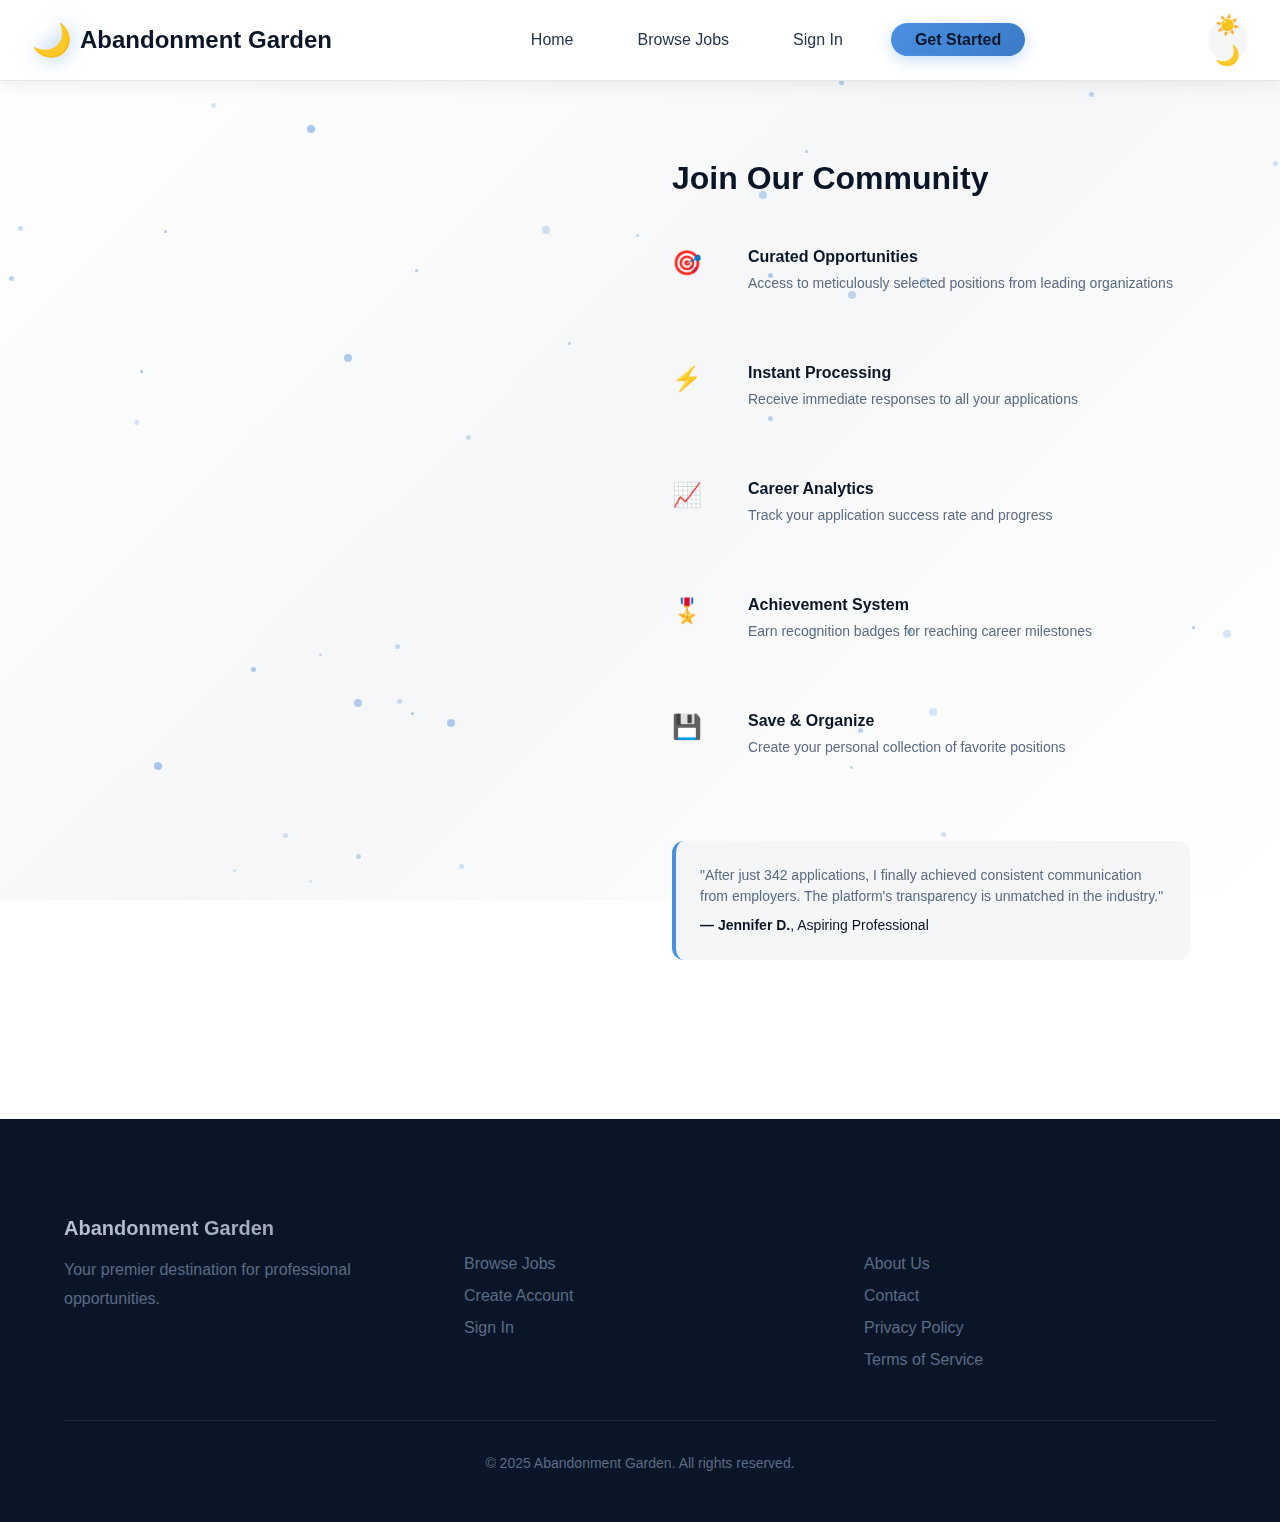
<file: pages/signup.html>
<!DOCTYPE html>
<html lang="en">
<head>
    <meta charset="UTF-8">
    <meta name="viewport" content="width=device-width, initial-scale=1.0">
    <meta name="description" content="Create your Abandonment Garden account">
    <title>Sign Up | Abandonment Garden</title>
    
    <!-- CSS Files -->
    <link rel="stylesheet" href="../css/main.css">
    <link rel="stylesheet" href="../css/animations.css">
    <link rel="stylesheet" href="../css/themes.css">
    <link rel="stylesheet" href="../css/components.css">
    <link rel="stylesheet" href="../css/responsive.css">
</head>
<body>
    <!-- Particle Background -->
    <div id="particles-container"></div>
    
    <!-- Animated Background Gradient -->
    <div class="gradient-bg"></div>

    <!-- Navigation -->
    <nav class="main-nav">
        <div class="nav-container">
            <div class="nav-brand">
                <a href="../index.html" style="text-decoration: none; color: inherit; display: flex; align-items: center; gap: 0.5rem;">
                    <span class="brand-symbol">🌙</span>
                    <span>Abandonment Garden</span>
                </a>
            </div>
            <ul class="nav-links">
                <li><a href="../index.html" class="nav-link">Home</a></li>
                <li><a href="jobs.html" class="nav-link">Browse Jobs</a></li>
                <li><a href="login.html" class="nav-link">Sign In</a></li>
                <li><a href="signup.html" class="nav-link btn-nav-primary active">Get Started</a></li>
            </ul>
            <button class="theme-toggle" id="themeToggle" aria-label="Toggle theme">
                <span class="theme-icon">🌙</span>
            </button>
            <button class="mobile-menu-toggle" id="mobileMenuToggle" aria-label="Toggle menu">
                <span></span>
                <span></span>
                <span></span>
            </button>
        </div>
    </nav>

    <!-- Signup Section -->
    <section class="auth-section">
        <div class="container">
            <div class="auth-container">
                <div class="auth-card card glass-effect">
                    <div class="auth-header">
                        <h1>Start Your Journey</h1>
                        <p>Create an account to access hundreds of exceptional opportunities</p>
                    </div>

                    <form id="signupForm" class="auth-form">
                        <div class="form-group">
                            <label for="name" class="form-label">Full Name</label>
                            <input 
                                type="text" 
                                id="name" 
                                name="name" 
                                class="form-input" 
                                placeholder="Enter your full name"
                                required
                                autocomplete="name"
                            >
                        </div>

                        <div class="form-group">
                            <label for="email" class="form-label">Email Address</label>
                            <input 
                                type="email" 
                                id="email" 
                                name="email" 
                                class="form-input" 
                                placeholder="Enter your email"
                                required
                                autocomplete="email"
                            >
                        </div>

                        <div class="form-group">
                            <label for="password" class="form-label">Password</label>
                            <input 
                                type="password" 
                                id="password" 
                                name="password" 
                                class="form-input" 
                                placeholder="Create a password (min. 8 characters)"
                                required
                                autocomplete="new-password"
                                minlength="8"
                            >
                            <small class="form-help">Must be at least 8 characters long</small>
                        </div>

                        <div class="form-group form-checkbox">
                            <input type="checkbox" id="terms" name="terms" required>
                            <label for="terms">I agree to the <a href="#">Terms of Service</a> and <a href="#">Privacy Policy</a></label>
                        </div>

                        <button type="submit" class="btn btn-primary btn-pill" style="width: 100%;">
                            <span class="btn-text">Create Account</span>
                            <span class="btn-shine"></span>
                        </button>
                    </form>

                    <div class="auth-footer">
                        <p>Already have an account? <a href="login.html">Sign in</a></p>
                    </div>

                    <div class="auth-divider">
                        <span>or</span>
                    </div>

                    <div class="auth-demo">
                        <p class="text-muted" style="text-align: center; font-size: 0.875rem;">
                            Create unlimited accounts for testing. All data is stored locally.
                        </p>
                    </div>
                </div>

                <div class="auth-side">
                    <div class="auth-side-content">
                        <h2>Join Our Community</h2>
                        <ul class="auth-features">
                            <li>
                                <span class="feature-icon">🎯</span>
                                <div>
                                    <strong>Curated Opportunities</strong>
                                    <p>Access to meticulously selected positions from leading organizations</p>
                                </div>
                            </li>
                            <li>
                                <span class="feature-icon">⚡</span>
                                <div>
                                    <strong>Instant Processing</strong>
                                    <p>Receive immediate responses to all your applications</p>
                                </div>
                            </li>
                            <li>
                                <span class="feature-icon">📈</span>
                                <div>
                                    <strong>Career Analytics</strong>
                                    <p>Track your application success rate and progress</p>
                                </div>
                            </li>
                            <li>
                                <span class="feature-icon">🎖️</span>
                                <div>
                                    <strong>Achievement System</strong>
                                    <p>Earn recognition badges for reaching career milestones</p>
                                </div>
                            </li>
                            <li>
                                <span class="feature-icon">💾</span>
                                <div>
                                    <strong>Save & Organize</strong>
                                    <p>Create your personal collection of favorite positions</p>
                                </div>
                            </li>
                        </ul>

                        <div style="margin-top: var(--spacing-2xl); padding: var(--spacing-lg); background: var(--color-bg-secondary); border-radius: var(--radius-lg); border-left: 4px solid var(--color-accent);">
                            <p style="font-size: var(--font-size-sm); color: var(--color-text-muted); margin: 0;">
                                "After just 342 applications, I finally achieved consistent communication from employers. The platform's transparency is unmatched in the industry."
                            </p>
                            <p style="font-size: var(--font-size-sm); margin-top: var(--spacing-sm); margin-bottom: 0;">
                                <strong>— Jennifer D.</strong>, Aspiring Professional
                            </p>
                        </div>
                    </div>
                </div>
            </div>
        </div>
    </section>

    <!-- Footer -->
    <footer class="main-footer">
        <div class="container">
            <div class="footer-content">
                <div class="footer-section">
                    <h3 class="footer-title">Abandonment Garden</h3>
                    <p class="footer-description">
                        Your premier destination for professional opportunities.
                    </p>
                </div>

                <div class="footer-section">
                    <h4 class="footer-heading">Platform</h4>
                    <ul class="footer-links">
                        <li><a href="jobs.html">Browse Jobs</a></li>
                        <li><a href="signup.html">Create Account</a></li>
                        <li><a href="login.html">Sign In</a></li>
                    </ul>
                </div>

                <div class="footer-section">
                    <h4 class="footer-heading">Company</h4>
                    <ul class="footer-links">
                        <li><a href="#">About Us</a></li>
                        <li><a href="#">Contact</a></li>
                        <li><a href="#">Privacy Policy</a></li>
                        <li><a href="#">Terms of Service</a></li>
                    </ul>
                </div>
            </div>

            <div class="footer-bottom">
                <p>&copy; 2025 Abandonment Garden. All rights reserved.</p>
            </div>
        </div>
    </footer>

    <!-- JavaScript Files -->
    <script src="../js/utils.js"></script>
    <script src="../js/theme.js"></script>
    <script src="../js/animations.js"></script>
    <script src="../js/auth.js"></script>
    <script src="../js/main.js"></script>

    <style>
        .auth-section {
            min-height: 100vh;
            display: flex;
            align-items: center;
            padding: var(--spacing-4xl) 0;
        }

        .auth-container {
            display: grid;
            grid-template-columns: 1fr 1fr;
            gap: var(--spacing-3xl);
            align-items: center;
            max-width: 1100px;
            margin: 0 auto;
        }

        .auth-card {
            padding: var(--spacing-3xl);
        }

        .auth-header {
            text-align: center;
            margin-bottom: var(--spacing-2xl);
        }

        .auth-header h1 {
            font-size: var(--font-size-3xl);
            margin-bottom: var(--spacing-sm);
        }

        .auth-header p {
            color: var(--color-text-muted);
        }

        .auth-form {
            margin-bottom: var(--spacing-xl);
        }

        .form-help {
            display: block;
            margin-top: var(--spacing-xs);
            font-size: var(--font-size-sm);
            color: var(--color-text-muted);
        }

        .auth-footer {
            text-align: center;
            margin-top: var(--spacing-lg);
        }

        .auth-footer p {
            margin-bottom: var(--spacing-sm);
            font-size: var(--font-size-sm);
        }

        .auth-footer a {
            color: var(--color-accent);
            font-weight: var(--font-weight-semibold);
        }

        .auth-divider {
            position: relative;
            text-align: center;
            margin: var(--spacing-xl) 0;
        }

        .auth-divider::before {
            content: '';
            position: absolute;
            top: 50%;
            left: 0;
            right: 0;
            height: 1px;
            background: var(--color-silver);
            opacity: 0.3;
        }

        .auth-divider span {
            position: relative;
            background: var(--color-bg-secondary);
            padding: 0 var(--spacing-md);
            color: var(--color-text-muted);
            font-size: var(--font-size-sm);
        }

        .auth-side-content h2 {
            font-size: var(--font-size-3xl);
            margin-bottom: var(--spacing-2xl);
        }

        .auth-features {
            list-style: none;
            display: flex;
            flex-direction: column;
            gap: var(--spacing-xl);
        }

        .auth-features li {
            display: flex;
            gap: var(--spacing-md);
            align-items: flex-start;
        }

        .feature-icon {
            font-size: var(--font-size-2xl);
            flex-shrink: 0;
        }

        .auth-features strong {
            display: block;
            margin-bottom: var(--spacing-xs);
            color: var(--color-text-primary);
        }

        .auth-features p {
            color: var(--color-text-muted);
            font-size: var(--font-size-sm);
            margin: 0;
        }

        @media (max-width: 991px) {
            .auth-container {
                grid-template-columns: 1fr;
            }

            .auth-side {
                display: none;
            }
        }

        @media (max-width: 575px) {
            .auth-card {
                padding: var(--spacing-xl);
            }

            .auth-header h1 {
                font-size: var(--font-size-2xl);
            }
        }
    </style>
</body>
</html>
</file>
<file: css/main.css>
/* ================================
   ABANDONMENT GARDEN - MAIN CSS
   Core Styles & Variables
   ================================ */

/* ================================
   CSS CUSTOM PROPERTIES (VARIABLES)
   ================================ */
:root {
    /* Color Palette - Dark Theme (Default) */
    --color-primary: #0a1628;
    --color-primary-light: #1a2942;
    --color-primary-dark: #050b14;
    
    --color-secondary: #c0c5ce;
    --color-secondary-light: #e8eaed;
    --color-secondary-dark: #8b92a0;
    
    --color-accent: #4a90e2;
    --color-accent-light: #6ba3e8;
    --color-accent-dark: #3a7bc8;
    
    --color-silver: #b8c5d6;
    --color-silver-light: #d4dce6;
    --color-silver-dark: #8a99ab;
    
    --color-success: #4caf50;
    --color-warning: #ff9800;
    --color-error: #f44336;
    --color-info: #2196f3;
    
    /* Text Colors */
    --color-text-primary: #e8eaed;
    --color-text-secondary: #b8c5d6;
    --color-text-muted: #8a99ab;
    --color-text-inverse: #0a1628;
    
    /* Background Colors */
    --color-bg-primary: #0a1628;
    --color-bg-secondary: #1a2942;
    --color-bg-tertiary: #243550;
    --color-bg-overlay: rgba(10, 22, 40, 0.95);
    
    /* Gradient Colors */
    --gradient-primary: linear-gradient(135deg, #0a1628 0%, #1a2942 50%, #243550 100%);
    --gradient-accent: linear-gradient(135deg, #4a90e2 0%, #3a7bc8 100%);
    --gradient-silver: linear-gradient(135deg, #b8c5d6 0%, #8a99ab 100%);
    --gradient-glow: radial-gradient(circle, rgba(74, 144, 226, 0.2) 0%, transparent 70%);
    
    /* Spacing Scale */
    --spacing-xs: 0.25rem;
    --spacing-sm: 0.5rem;
    --spacing-md: 1rem;
    --spacing-lg: 1.5rem;
    --spacing-xl: 2rem;
    --spacing-2xl: 3rem;
    --spacing-3xl: 4rem;
    --spacing-4xl: 6rem;
    
    /* Typography */
    --font-primary: 'Segoe UI', Tahoma, Geneva, Verdana, sans-serif;
    --font-secondary: 'Georgia', serif;
    --font-fancy: 'Brush Script MT', cursive;
    
    --font-size-xs: 0.75rem;
    --font-size-sm: 0.875rem;
    --font-size-base: 1rem;
    --font-size-lg: 1.125rem;
    --font-size-xl: 1.25rem;
    --font-size-2xl: 1.5rem;
    --font-size-3xl: 2rem;
    --font-size-4xl: 2.5rem;
    --font-size-5xl: 3rem;
    --font-size-6xl: 4rem;
    
    --font-weight-light: 300;
    --font-weight-normal: 400;
    --font-weight-medium: 500;
    --font-weight-semibold: 600;
    --font-weight-bold: 700;
    
    --line-height-tight: 1.2;
    --line-height-normal: 1.5;
    --line-height-relaxed: 1.8;
    
    /* Border Radius */
    --radius-sm: 0.25rem;
    --radius-md: 0.5rem;
    --radius-lg: 0.75rem;
    --radius-xl: 1rem;
    --radius-2xl: 1.5rem;
    --radius-full: 9999px;
    
    /* Shadows */
    --shadow-sm: 0 1px 2px rgba(0, 0, 0, 0.05);
    --shadow-md: 0 4px 6px rgba(0, 0, 0, 0.1);
    --shadow-lg: 0 10px 15px rgba(0, 0, 0, 0.2);
    --shadow-xl: 0 20px 25px rgba(0, 0, 0, 0.3);
    --shadow-2xl: 0 25px 50px rgba(0, 0, 0, 0.4);
    --shadow-glow: 0 0 20px rgba(74, 144, 226, 0.5);
    --shadow-glow-lg: 0 0 40px rgba(74, 144, 226, 0.6);
    
    /* Transitions */
    --transition-fast: 150ms ease;
    --transition-base: 300ms ease;
    --transition-slow: 500ms ease;
    --transition-bounce: 500ms cubic-bezier(0.68, -0.55, 0.265, 1.55);
    
    /* Z-Index Scale */
    --z-below: -1;
    --z-base: 0;
    --z-dropdown: 1000;
    --z-sticky: 1020;
    --z-fixed: 1030;
    --z-modal-backdrop: 1040;
    --z-modal: 1050;
    --z-popover: 1060;
    --z-tooltip: 1070;
}

/* Light Theme Variables */
[data-theme="light"] {
    --color-primary: #e8eaed;
    --color-primary-light: #f5f6f8;
    --color-primary-dark: #d4dce6;
    
    --color-bg-primary: #ffffff;
    --color-bg-secondary: #f5f6f8;
    --color-bg-tertiary: #e8eaed;
    --color-bg-overlay: rgba(255, 255, 255, 0.95);
    
    --color-text-primary: #0a1628;
    --color-text-secondary: #243550;
    --color-text-muted: #5a6b83;
    --color-text-inverse: #e8eaed;
    
    --gradient-primary: linear-gradient(135deg, #ffffff 0%, #f5f6f8 50%, #e8eaed 100%);
    
    --shadow-sm: 0 1px 2px rgba(0, 0, 0, 0.08);
    --shadow-md: 0 4px 6px rgba(0, 0, 0, 0.12);
    --shadow-lg: 0 10px 15px rgba(0, 0, 0, 0.15);
    --shadow-xl: 0 20px 25px rgba(0, 0, 0, 0.18);
    --shadow-2xl: 0 25px 50px rgba(0, 0, 0, 0.22);
}

/* ================================
   RESET & BASE STYLES
   ================================ */

/* Modern CSS Reset */
*, *::before, *::after {
    box-sizing: border-box;
    margin: 0;
    padding: 0;
}

html {
    font-size: 16px;
    scroll-behavior: smooth;
    -webkit-font-smoothing: antialiased;
    -moz-osx-font-smoothing: grayscale;
}

body {
    font-family: var(--font-primary);
    font-size: var(--font-size-base);
    font-weight: var(--font-weight-normal);
    line-height: var(--line-height-normal);
    color: var(--color-text-primary);
    background-color: var(--color-bg-primary);
    overflow-x: hidden;
    transition: background-color var(--transition-base), color var(--transition-base);
}

/* Typography Reset */
h1, h2, h3, h4, h5, h6 {
    font-weight: var(--font-weight-bold);
    line-height: var(--line-height-tight);
    margin-bottom: var(--spacing-md);
}

h1 { font-size: var(--font-size-5xl); }
h2 { font-size: var(--font-size-4xl); }
h3 { font-size: var(--font-size-3xl); }
h4 { font-size: var(--font-size-2xl); }
h5 { font-size: var(--font-size-xl); }
h6 { font-size: var(--font-size-lg); }

p {
    margin-bottom: var(--spacing-md);
}

a {
    color: var(--color-accent);
    text-decoration: none;
    transition: color var(--transition-fast);
}

a:hover {
    color: var(--color-accent-light);
}

ul, ol {
    list-style: none;
}

img, picture, video, canvas, svg {
    display: block;
    max-width: 100%;
    height: auto;
}

input, button, textarea, select {
    font: inherit;
    color: inherit;
}

button {
    cursor: pointer;
    border: none;
    background: none;
}

/* ================================
   LAYOUT UTILITIES
   ================================ */

.container {
    width: 100%;
    max-width: 1200px;
    margin: 0 auto;
    padding: 0 var(--spacing-lg);
}

.container-fluid {
    width: 100%;
    padding: 0 var(--spacing-lg);
}

/* ================================
   NAVIGATION
   ================================ */

.main-nav {
    position: fixed;
    top: 0;
    left: 0;
    right: 0;
    z-index: var(--z-fixed);
    background: var(--color-bg-overlay);
    backdrop-filter: blur(20px);
    -webkit-backdrop-filter: blur(20px);
    border-bottom: 1px solid rgba(184, 197, 214, 0.1);
    transition: all var(--transition-base);
}

.nav-container {
    max-width: 1400px;
    margin: 0 auto;
    padding: var(--spacing-md) var(--spacing-xl);
    display: flex;
    justify-content: space-between;
    align-items: center;
}

.nav-brand {
    font-size: var(--font-size-2xl);
    font-weight: var(--font-weight-bold);
    display: flex;
    align-items: center;
    gap: var(--spacing-sm);
}

.brand-symbol {
    font-size: var(--font-size-3xl);
    filter: drop-shadow(0 0 10px rgba(74, 144, 226, 0.6));
    animation: float 3s ease-in-out infinite;
}

.nav-links {
    display: flex;
    gap: var(--spacing-xl);
    align-items: center;
}

.nav-link {
    position: relative;
    color: var(--color-text-secondary);
    font-weight: var(--font-weight-medium);
    padding: var(--spacing-sm) var(--spacing-md);
    transition: color var(--transition-fast);
}

.nav-link::after {
    content: '';
    position: absolute;
    bottom: 0;
    left: 50%;
    width: 0;
    height: 2px;
    background: var(--gradient-accent);
    transform: translateX(-50%);
    transition: width var(--transition-base);
}

.nav-link:hover,
.nav-link.active {
    color: var(--color-text-primary);
}

.nav-link:hover::after,
.nav-link.active::after {
    width: 80%;
}

.btn-nav-primary {
    background: var(--gradient-accent);
    color: var(--color-text-inverse);
    padding: var(--spacing-sm) var(--spacing-lg);
    border-radius: var(--radius-full);
    font-weight: var(--font-weight-semibold);
    box-shadow: var(--shadow-glow);
    transition: all var(--transition-base);
}

.btn-nav-primary:hover {
    transform: translateY(-2px);
    box-shadow: var(--shadow-glow-lg);
}

.theme-toggle {
    width: 40px;
    height: 40px;
    border-radius: var(--radius-full);
    background: var(--color-bg-secondary);
    display: flex;
    align-items: center;
    justify-content: center;
    font-size: var(--font-size-xl);
    transition: all var(--transition-base);
    border: 2px solid transparent;
}

.theme-toggle:hover {
    background: var(--color-bg-tertiary);
    border-color: var(--color-accent);
    transform: rotate(20deg) scale(1.1);
}

.mobile-menu-toggle {
    display: none;
    flex-direction: column;
    gap: 5px;
    width: 30px;
    height: 30px;
    padding: 5px;
}

.mobile-menu-toggle span {
    width: 100%;
    height: 2px;
    background: var(--color-text-primary);
    transition: all var(--transition-base);
}

/* ================================
   HERO SECTION
   ================================ */

.hero {
    position: relative;
    min-height: 100vh;
    display: flex;
    align-items: center;
    justify-content: center;
    padding: var(--spacing-4xl) var(--spacing-xl);
    overflow: hidden;
}

.hero-content {
    position: relative;
    z-index: var(--z-base);
    text-align: center;
    max-width: 900px;
    margin: 0 auto;
}

.logo-container {
    position: relative;
    margin-bottom: var(--spacing-2xl);
}

.main-logo {
    font-size: clamp(2.5rem, 8vw, 6rem);
    margin-bottom: var(--spacing-lg);
}

.logo-text {
    font-family: var(--font-fancy);
    background: var(--gradient-silver);
    -webkit-background-clip: text;
    -webkit-text-fill-color: transparent;
    background-clip: text;
    filter: drop-shadow(0 4px 12px rgba(184, 197, 214, 0.3));
    display: inline-block;
    position: relative;
}

.tears-container {
    position: absolute;
    top: 0;
    left: 0;
    width: 100%;
    height: 200%;
    pointer-events: none;
    z-index: 10;
}

.hero-tagline {
    font-size: var(--font-size-2xl);
    font-weight: var(--font-weight-semibold);
    color: var(--color-text-secondary);
    margin-bottom: var(--spacing-lg);
    letter-spacing: 0.5px;
}

.hero-description {
    font-size: var(--font-size-lg);
    color: var(--color-text-muted);
    line-height: var(--line-height-relaxed);
    margin-bottom: var(--spacing-2xl);
    max-width: 700px;
    margin-left: auto;
    margin-right: auto;
}

.hero-cta {
    display: flex;
    gap: var(--spacing-lg);
    justify-content: center;
    flex-wrap: wrap;
    margin-bottom: var(--spacing-3xl);
}

.stats-container {
    display: flex;
    justify-content: center;
    align-items: center;
    gap: var(--spacing-2xl);
    margin-top: var(--spacing-3xl);
    padding: var(--spacing-xl);
    background: var(--color-bg-secondary);
    border-radius: var(--radius-2xl);
    backdrop-filter: blur(10px);
    box-shadow: var(--shadow-lg);
}

.stat-item {
    text-align: center;
}

.stat-number {
    font-size: var(--font-size-4xl);
    font-weight: var(--font-weight-bold);
    background: var(--gradient-accent);
    -webkit-background-clip: text;
    -webkit-text-fill-color: transparent;
    background-clip: text;
    margin-bottom: var(--spacing-sm);
}

.stat-label {
    font-size: var(--font-size-sm);
    color: var(--color-text-muted);
    text-transform: uppercase;
    letter-spacing: 1px;
}

.stat-divider {
    width: 1px;
    height: 60px;
    background: linear-gradient(to bottom, transparent, var(--color-silver), transparent);
}

/* ================================
   SECTIONS
   ================================ */

section {
    padding: var(--spacing-4xl) 0;
    position: relative;
}

.section-header {
    text-align: center;
    margin-bottom: var(--spacing-3xl);
}

.section-title {
    font-size: var(--font-size-4xl);
    margin-bottom: var(--spacing-md);
    background: var(--gradient-silver);
    -webkit-background-clip: text;
    -webkit-text-fill-color: transparent;
    background-clip: text;
}

.section-subtitle {
    font-size: var(--font-size-lg);
    color: var(--color-text-muted);
    max-width: 600px;
    margin: 0 auto;
}

/* ================================
   FEATURES SECTION
   ================================ */

.features {
    background: var(--color-bg-secondary);
}

.features-grid {
    display: grid;
    grid-template-columns: repeat(auto-fit, minmax(300px, 1fr));
    gap: var(--spacing-xl);
}

.feature-card {
    padding: var(--spacing-2xl);
    background: var(--color-bg-primary);
    border-radius: var(--radius-xl);
    border: 1px solid rgba(184, 197, 214, 0.1);
    transition: all var(--transition-base);
    position: relative;
    overflow: hidden;
}

.feature-card::before {
    content: '';
    position: absolute;
    top: 0;
    left: 0;
    width: 100%;
    height: 100%;
    background: var(--gradient-glow);
    opacity: 0;
    transition: opacity var(--transition-base);
    pointer-events: none;
}

.feature-card:hover {
    transform: translateY(-8px);
    border-color: var(--color-accent);
    box-shadow: var(--shadow-xl);
}

.feature-card:hover::before {
    opacity: 1;
}

.feature-icon {
    width: 60px;
    height: 60px;
    margin-bottom: var(--spacing-lg);
    color: var(--color-accent);
    transition: transform var(--transition-base);
}

.feature-card:hover .feature-icon {
    transform: scale(1.1) rotate(5deg);
}

.feature-title {
    font-size: var(--font-size-xl);
    margin-bottom: var(--spacing-md);
    color: var(--color-text-primary);
}

.feature-description {
    color: var(--color-text-muted);
    line-height: var(--line-height-relaxed);
}

/* ================================
   TESTIMONIALS SECTION
   ================================ */

.testimonials-grid {
    display: grid;
    grid-template-columns: repeat(auto-fit, minmax(320px, 1fr));
    gap: var(--spacing-xl);
}

.testimonial-card {
    padding: var(--spacing-2xl);
    background: var(--color-bg-secondary);
    border-radius: var(--radius-xl);
    border: 1px solid rgba(184, 197, 214, 0.1);
    transition: all var(--transition-base);
}

.testimonial-card:hover {
    transform: translateY(-5px);
    box-shadow: var(--shadow-lg);
    border-color: var(--color-accent);
}

.testimonial-stars {
    color: #ffc107;
    font-size: var(--font-size-lg);
    margin-bottom: var(--spacing-md);
}

.testimonial-text {
    font-size: var(--font-size-base);
    color: var(--color-text-secondary);
    line-height: var(--line-height-relaxed);
    margin-bottom: var(--spacing-lg);
    font-style: italic;
}

.testimonial-author {
    display: flex;
    align-items: center;
    gap: var(--spacing-md);
}

.author-avatar {
    width: 50px;
    height: 50px;
    border-radius: var(--radius-full);
    background: var(--gradient-accent);
    display: flex;
    align-items: center;
    justify-content: center;
    font-weight: var(--font-weight-bold);
    color: var(--color-text-inverse);
    flex-shrink: 0;
}

.author-name {
    font-weight: var(--font-weight-semibold);
    color: var(--color-text-primary);
    margin-bottom: var(--spacing-xs);
}

.author-title {
    font-size: var(--font-size-sm);
    color: var(--color-text-muted);
}

/* ================================
   CTA SECTION
   ================================ */

.cta-section {
    background: var(--gradient-primary);
    text-align: center;
    padding: var(--spacing-4xl) var(--spacing-xl);
    position: relative;
    overflow: hidden;
}

.cta-content {
    position: relative;
    z-index: var(--z-base);
    max-width: 700px;
    margin: 0 auto;
}

.cta-title {
    font-size: var(--font-size-4xl);
    margin-bottom: var(--spacing-lg);
}

.cta-description {
    font-size: var(--font-size-lg);
    color: var(--color-text-secondary);
    margin-bottom: var(--spacing-2xl);
}

/* ================================
   FOOTER
   ================================ */

.main-footer {
    background: var(--color-primary-dark);
    padding: var(--spacing-4xl) 0 var(--spacing-xl);
    border-top: 1px solid rgba(184, 197, 214, 0.1);
}

.footer-content {
    display: grid;
    grid-template-columns: repeat(auto-fit, minmax(200px, 1fr));
    gap: var(--spacing-2xl);
    margin-bottom: var(--spacing-2xl);
}

.footer-title {
    font-size: var(--font-size-xl);
    margin-bottom: var(--spacing-md);
    background: var(--gradient-silver);
    -webkit-background-clip: text;
    -webkit-text-fill-color: transparent;
    background-clip: text;
}

.footer-description {
    color: var(--color-text-muted);
    line-height: var(--line-height-relaxed);
}

.footer-heading {
    font-size: var(--font-size-base);
    font-weight: var(--font-weight-semibold);
    margin-bottom: var(--spacing-md);
    color: var(--color-text-primary);
}

.footer-links {
    display: flex;
    flex-direction: column;
    gap: var(--spacing-sm);
}

.footer-links a {
    color: var(--color-text-muted);
    transition: color var(--transition-fast), transform var(--transition-fast);
    display: inline-block;
}

.footer-links a:hover {
    color: var(--color-accent);
    transform: translateX(5px);
}

.footer-bottom {
    text-align: center;
    padding-top: var(--spacing-xl);
    border-top: 1px solid rgba(184, 197, 214, 0.1);
    color: var(--color-text-muted);
    font-size: var(--font-size-sm);
}
</file>
<file: css/animations.css>
/* ================================
   ABANDONMENT GARDEN - ANIMATIONS CSS
   Advanced Animations & Effects
   ================================ */

/* ================================
   KEYFRAME ANIMATIONS
   ================================ */

/* Floating Animation */
@keyframes float {
    0%, 100% {
        transform: translateY(0px) rotate(0deg);
    }
    33% {
        transform: translateY(-20px) rotate(2deg);
    }
    66% {
        transform: translateY(-10px) rotate(-2deg);
    }
}

/* Pulse Animation */
@keyframes pulse {
    0%, 100% {
        transform: scale(1);
        opacity: 1;
    }
    50% {
        transform: scale(1.05);
        opacity: 0.8;
    }
}

/* Glow Pulse */
@keyframes glowPulse {
    0%, 100% {
        box-shadow: 0 0 20px rgba(74, 144, 226, 0.5);
    }
    50% {
        box-shadow: 0 0 40px rgba(74, 144, 226, 0.8), 0 0 60px rgba(74, 144, 226, 0.4);
    }
}

/* Gradient Shift Animation */
@keyframes gradientShift {
    0% {
        background-position: 0% 50%;
    }
    50% {
        background-position: 100% 50%;
    }
    100% {
        background-position: 0% 50%;
    }
}

/* Shimmer Effect */
@keyframes shimmer {
    0% {
        transform: translateX(-100%) rotate(45deg);
    }
    100% {
        transform: translateX(200%) rotate(45deg);
    }
}

/* Rotation Animation */
@keyframes rotate {
    from {
        transform: rotate(0deg);
    }
    to {
        transform: rotate(360deg);
    }
}

/* Fade In Up */
@keyframes fadeInUp {
    from {
        opacity: 0;
        transform: translateY(40px);
    }
    to {
        opacity: 1;
        transform: translateY(0);
    }
}

/* Fade In Down */
@keyframes fadeInDown {
    from {
        opacity: 0;
        transform: translateY(-40px);
    }
    to {
        opacity: 1;
        transform: translateY(0);
    }
}

/* Scale In */
@keyframes scaleIn {
    from {
        opacity: 0;
        transform: scale(0.8);
    }
    to {
        opacity: 1;
        transform: scale(1);
    }
}

/* Slide In Left */
@keyframes slideInLeft {
    from {
        opacity: 0;
        transform: translateX(-50px);
    }
    to {
        opacity: 1;
        transform: translateX(0);
    }
}

/* Slide In Right */
@keyframes slideInRight {
    from {
        opacity: 0;
        transform: translateX(50px);
    }
    to {
        opacity: 1;
        transform: translateX(0);
    }
}

/* Bounce In */
@keyframes bounceIn {
    0% {
        opacity: 0;
        transform: scale(0.3);
    }
    50% {
        opacity: 1;
        transform: scale(1.05);
    }
    70% {
        transform: scale(0.9);
    }
    100% {
        transform: scale(1);
    }
}

/* Text Glitch */
@keyframes glitch {
    0% {
        transform: translate(0);
    }
    20% {
        transform: translate(-2px, 2px);
    }
    40% {
        transform: translate(-2px, -2px);
    }
    60% {
        transform: translate(2px, 2px);
    }
    80% {
        transform: translate(2px, -2px);
    }
    100% {
        transform: translate(0);
    }
}

/* Morphing Blob */
@keyframes morphBlob {
    0%, 100% {
        border-radius: 60% 40% 30% 70% / 60% 30% 70% 40%;
    }
    25% {
        border-radius: 30% 60% 70% 40% / 50% 60% 30% 60%;
    }
    50% {
        border-radius: 50% 60% 30% 60% / 30% 60% 70% 40%;
    }
    75% {
        border-radius: 60% 40% 60% 40% / 70% 30% 50% 60%;
    }
}

/* Ripple Effect */
@keyframes ripple {
    0% {
        transform: scale(0);
        opacity: 1;
    }
    100% {
        transform: scale(4);
        opacity: 0;
    }
}

/* Tear Drop Animation */
@keyframes tearDrop {
    0% {
        transform: translateY(0) scale(1);
        opacity: 0.9;
    }
    100% {
        transform: translateY(400px) scale(0.5);
        opacity: 0;
    }
}

/* Tear Splash */
@keyframes tearSplash {
    0% {
        transform: scale(0);
        opacity: 1;
    }
    50% {
        transform: scale(1.5);
        opacity: 0.6;
    }
    100% {
        transform: scale(2);
        opacity: 0;
    }
}

/* Particle Float */
@keyframes particleFloat {
    0% {
        transform: translateY(0) translateX(0) rotate(0deg);
        opacity: 0;
    }
    10% {
        opacity: 1;
    }
    90% {
        opacity: 1;
    }
    100% {
        transform: translateY(-100vh) translateX(100px) rotate(360deg);
        opacity: 0;
    }
}

/* Parallax Layers */
@keyframes parallaxLayer1 {
    0% {
        transform: translateY(0);
    }
    100% {
        transform: translateY(-50px);
    }
}

@keyframes parallaxLayer2 {
    0% {
        transform: translateY(0);
    }
    100% {
        transform: translateY(-100px);
    }
}

/* Neon Glow */
@keyframes neonGlow {
    0%, 100% {
        text-shadow: 
            0 0 10px rgba(74, 144, 226, 0.8),
            0 0 20px rgba(74, 144, 226, 0.6),
            0 0 30px rgba(74, 144, 226, 0.4);
    }
    50% {
        text-shadow: 
            0 0 20px rgba(74, 144, 226, 1),
            0 0 30px rgba(74, 144, 226, 0.8),
            0 0 40px rgba(74, 144, 226, 0.6),
            0 0 50px rgba(74, 144, 226, 0.4);
    }
}

/* Light Trail */
@keyframes lightTrail {
    0% {
        transform: translateX(-100%);
        opacity: 0;
    }
    50% {
        opacity: 1;
    }
    100% {
        transform: translateX(200%);
        opacity: 0;
    }
}

/* 3D Flip */
@keyframes flip3D {
    0% {
        transform: perspective(1000px) rotateY(0);
    }
    100% {
        transform: perspective(1000px) rotateY(360deg);
    }
}

/* Levitate */
@keyframes levitate {
    0%, 100% {
        transform: translateY(0) scale(1);
    }
    50% {
        transform: translateY(-15px) scale(1.02);
    }
}

/* Wobble */
@keyframes wobble {
    0%, 100% {
        transform: translateX(0) rotate(0);
    }
    15% {
        transform: translateX(-5px) rotate(-5deg);
    }
    30% {
        transform: translateX(5px) rotate(3deg);
    }
    45% {
        transform: translateX(-3px) rotate(-3deg);
    }
    60% {
        transform: translateX(3px) rotate(2deg);
    }
    75% {
        transform: translateX(-2px) rotate(-1deg);
    }
}

/* Elastic Bounce */
@keyframes elasticBounce {
    0% {
        transform: scale(1);
    }
    30% {
        transform: scale(1.25);
    }
    40% {
        transform: scale(0.75);
    }
    50% {
        transform: scale(1.15);
    }
    65% {
        transform: scale(0.95);
    }
    75% {
        transform: scale(1.05);
    }
    100% {
        transform: scale(1);
    }
}

/* Color Shift */
@keyframes colorShift {
    0%, 100% {
        filter: hue-rotate(0deg);
    }
    50% {
        filter: hue-rotate(90deg);
    }
}

/* Breathing */
@keyframes breathing {
    0%, 100% {
        transform: scale(1);
        opacity: 0.8;
    }
    50% {
        transform: scale(1.1);
        opacity: 1;
    }
}

/* ================================
   PARTICLES CONTAINER
   ================================ */

#particles-container {
    position: fixed;
    top: 0;
    left: 0;
    width: 100%;
    height: 100%;
    z-index: var(--z-below);
    pointer-events: none;
    overflow: hidden;
}

.particle {
    position: absolute;
    background: var(--color-accent);
    border-radius: 50%;
    pointer-events: none;
    animation: particleFloat linear infinite;
}

/* Different particle sizes */
.particle-sm {
    width: 3px;
    height: 3px;
}

.particle-md {
    width: 5px;
    height: 5px;
}

.particle-lg {
    width: 8px;
    height: 8px;
}

/* ================================
   ANIMATED BACKGROUND GRADIENT
   ================================ */

.gradient-bg {
    position: fixed;
    top: 0;
    left: 0;
    width: 100%;
    height: 100%;
    z-index: var(--z-below);
    pointer-events: none;
    background: linear-gradient(
        135deg,
        var(--color-primary) 0%,
        var(--color-primary-light) 25%,
        var(--color-bg-secondary) 50%,
        var(--color-primary-light) 75%,
        var(--color-primary) 100%
    );
    background-size: 400% 400%;
    animation: gradientShift 15s ease infinite;
    opacity: 0.6;
}

/* ================================
   FLOATING SHAPES
   ================================ */

.floating-shapes {
    position: absolute;
    top: 0;
    left: 0;
    width: 100%;
    height: 100%;
    pointer-events: none;
    overflow: hidden;
}

.shape {
    position: absolute;
    background: var(--gradient-accent);
    opacity: 0.1;
    animation: morphBlob 8s ease-in-out infinite;
    filter: blur(40px);
}

.shape-1 {
    width: 300px;
    height: 300px;
    top: 10%;
    left: 5%;
    animation-duration: 10s;
    animation-delay: 0s;
}

.shape-2 {
    width: 400px;
    height: 400px;
    top: 60%;
    right: 10%;
    animation-duration: 12s;
    animation-delay: 2s;
}

.shape-3 {
    width: 250px;
    height: 250px;
    bottom: 20%;
    left: 15%;
    animation-duration: 9s;
    animation-delay: 4s;
}

.shape-4 {
    width: 350px;
    height: 350px;
    top: 30%;
    right: 20%;
    animation-duration: 11s;
    animation-delay: 1s;
}

.shape-5 {
    width: 200px;
    height: 200px;
    bottom: 10%;
    right: 5%;
    animation-duration: 8s;
    animation-delay: 3s;
}

/* ================================
   TEARS ANIMATION (CRYING LOGO)
   ================================ */

.tear {
    position: absolute;
    width: 8px;
    height: 12px;
    background: linear-gradient(to bottom, rgba(74, 144, 226, 0.8), rgba(74, 144, 226, 0.4));
    border-radius: 50% 50% 50% 0;
    transform: rotate(45deg);
    animation: tearDrop linear forwards;
    pointer-events: none;
    filter: drop-shadow(0 0 5px rgba(74, 144, 226, 0.6));
}

.tear::after {
    content: '';
    position: absolute;
    bottom: -20px;
    left: 50%;
    transform: translateX(-50%);
    width: 20px;
    height: 20px;
    border-radius: 50%;
    background: radial-gradient(circle, rgba(74, 144, 226, 0.4), transparent);
    animation: tearSplash 0.5s ease-out forwards;
    animation-delay: inherit;
}

/* ================================
   BUTTON ANIMATIONS
   ================================ */

.btn-hero-primary,
.btn-hero-secondary,
.btn-cta {
    position: relative;
    overflow: hidden;
    transition: all var(--transition-base);
}

.btn-shine {
    position: absolute;
    top: 0;
    left: -100%;
    width: 100%;
    height: 100%;
    background: linear-gradient(
        90deg,
        transparent,
        rgba(255, 255, 255, 0.3),
        transparent
    );
    transition: left 0.5s ease;
}

.btn-hero-primary:hover .btn-shine,
.btn-cta:hover .btn-shine {
    left: 100%;
}

.btn-hero-primary {
    background: var(--gradient-accent);
    color: white;
    padding: var(--spacing-md) var(--spacing-2xl);
    border-radius: var(--radius-full);
    font-weight: var(--font-weight-semibold);
    font-size: var(--font-size-lg);
    box-shadow: var(--shadow-glow);
    transition: all var(--transition-base);
    border: 2px solid transparent;
}

.btn-hero-primary:hover {
    transform: translateY(-3px) scale(1.05);
    box-shadow: var(--shadow-glow-lg);
    border-color: var(--color-accent-light);
}

.btn-hero-primary:active {
    transform: translateY(-1px) scale(1.02);
}

.btn-hero-secondary {
    background: transparent;
    color: var(--color-text-primary);
    padding: var(--spacing-md) var(--spacing-2xl);
    border-radius: var(--radius-full);
    font-weight: var(--font-weight-semibold);
    font-size: var(--font-size-lg);
    border: 2px solid var(--color-accent);
    transition: all var(--transition-base);
}

.btn-hero-secondary:hover {
    background: var(--color-accent);
    color: white;
    transform: translateY(-3px);
    box-shadow: var(--shadow-glow);
}

.btn-cta {
    display: inline-flex;
    align-items: center;
    gap: var(--spacing-md);
    background: white;
    color: var(--color-primary);
    padding: var(--spacing-lg) var(--spacing-2xl);
    border-radius: var(--radius-full);
    font-weight: var(--font-weight-bold);
    font-size: var(--font-size-lg);
    box-shadow: var(--shadow-xl);
    transition: all var(--transition-base);
}

.btn-cta:hover {
    transform: translateY(-5px) scale(1.05);
    box-shadow: var(--shadow-2xl);
}

.btn-arrow {
    transition: transform var(--transition-base);
    font-size: var(--font-size-2xl);
}

.btn-cta:hover .btn-arrow {
    transform: translateX(5px);
}

/* ================================
   RIPPLE EFFECT ON CLICK
   ================================ */

.ripple-effect {
    position: relative;
    overflow: hidden;
}

.ripple-circle {
    position: absolute;
    border-radius: 50%;
    background: rgba(255, 255, 255, 0.5);
    pointer-events: none;
    animation: ripple 0.6s ease-out;
}

/* ================================
   CARD HOVER EFFECTS
   ================================ */

.feature-card,
.testimonial-card {
    transition: all var(--transition-base);
    transform-style: preserve-3d;
}

.feature-card:hover,
.testimonial-card:hover {
    animation: levitate 2s ease-in-out infinite;
}

/* ================================
   GLITCH EFFECT FOR TEXT
   ================================ */

.glitch-text {
    position: relative;
    display: inline-block;
}

.glitch-text::before,
.glitch-text::after {
    content: attr(data-text);
    position: absolute;
    top: 0;
    left: 0;
    width: 100%;
    height: 100%;
}

.glitch-text::before {
    color: #ff00ff;
    animation: glitch 0.3s infinite;
    clip-path: polygon(0 0, 100% 0, 100% 45%, 0 45%);
}

.glitch-text::after {
    color: #00ffff;
    animation: glitch 0.3s infinite reverse;
    clip-path: polygon(0 60%, 100% 60%, 100% 100%, 0 100%);
}

/* ================================
   SCROLL ANIMATIONS
   ================================ */

.scroll-fade-in {
    opacity: 0;
    animation: fadeInUp 0.8s ease forwards;
}

.scroll-fade-in-delay-1 {
    animation-delay: 0.1s;
}

.scroll-fade-in-delay-2 {
    animation-delay: 0.2s;
}

.scroll-fade-in-delay-3 {
    animation-delay: 0.3s;
}

.scroll-fade-in-delay-4 {
    animation-delay: 0.4s;
}

/* ================================
   STAT NUMBER COUNTING ANIMATION
   ================================ */

.stat-number {
    display: inline-block;
    transition: all var(--transition-base);
}

.stat-number.counting {
    animation: elasticBounce 0.8s ease;
}

/* ================================
   GLASSMORPHISM EFFECTS
   ================================ */

.glass-effect {
    background: rgba(255, 255, 255, 0.05);
    backdrop-filter: blur(10px);
    -webkit-backdrop-filter: blur(10px);
    border: 1px solid rgba(255, 255, 255, 0.1);
    box-shadow: 0 8px 32px rgba(0, 0, 0, 0.1);
}

.glass-effect-strong {
    background: rgba(255, 255, 255, 0.1);
    backdrop-filter: blur(20px);
    -webkit-backdrop-filter: blur(20px);
    border: 1px solid rgba(255, 255, 255, 0.2);
    box-shadow: 0 8px 32px rgba(0, 0, 0, 0.2);
}

/* ================================
   CURSOR TRAIL EFFECT
   ================================ */

.cursor-trail {
    position: fixed;
    width: 20px;
    height: 20px;
    border-radius: 50%;
    background: radial-gradient(circle, var(--color-accent), transparent);
    pointer-events: none;
    z-index: var(--z-tooltip);
    mix-blend-mode: screen;
    animation: breathing 1s ease-in-out infinite;
}

/* ================================
   LOADING ANIMATIONS
   ================================ */

.spinner {
    width: 50px;
    height: 50px;
    border: 4px solid rgba(74, 144, 226, 0.2);
    border-top-color: var(--color-accent);
    border-radius: 50%;
    animation: rotate 1s linear infinite;
}

.pulse-loader {
    width: 60px;
    height: 60px;
    background: var(--color-accent);
    border-radius: 50%;
    animation: pulse 1.5s ease-in-out infinite;
}

/* ================================
   HERO ENTRANCE ANIMATIONS
   ================================ */

.hero-content > * {
    animation: fadeInUp 0.8s ease forwards;
    opacity: 0;
}

.hero-content > *:nth-child(1) { animation-delay: 0.1s; }
.hero-content > *:nth-child(2) { animation-delay: 0.2s; }
.hero-content > *:nth-child(3) { animation-delay: 0.3s; }
.hero-content > *:nth-child(4) { animation-delay: 0.4s; }
.hero-content > *:nth-child(5) { animation-delay: 0.5s; }

/* ================================
   UTILITY ANIMATION CLASSES
   ================================ */

.animate-float { animation: float 3s ease-in-out infinite; }
.animate-pulse { animation: pulse 2s ease-in-out infinite; }
.animate-glow { animation: glowPulse 2s ease-in-out infinite; }
.animate-shimmer { animation: shimmer 2s linear infinite; }
.animate-rotate { animation: rotate 4s linear infinite; }
.animate-wobble { animation: wobble 1s ease-in-out; }
.animate-bounce { animation: bounceIn 0.8s ease; }
.animate-levitate { animation: levitate 2s ease-in-out infinite; }

/* ================================
   PERFORMANCE OPTIMIZATIONS
   ================================ */

.will-change-transform {
    will-change: transform;
}

.will-change-opacity {
    will-change: opacity;
}

.gpu-accelerated {
    transform: translateZ(0);
    backface-visibility: hidden;
    perspective: 1000px;
}
</file>
<file: css/themes.css>
/* ================================
   ABANDONMENT GARDEN - THEMES CSS
   Dark & Light Mode Theming
   ================================ */

/* ================================
   THEME TRANSITION
   ================================ */

body,
nav,
.main-nav,
.feature-card,
.testimonial-card,
.footer,
section {
    transition: background-color 0.3s ease, color 0.3s ease, border-color 0.3s ease;
}

/* ================================
   DARK THEME (DEFAULT)
   ================================ */

[data-theme="dark"] {
    /* Already defined in main.css root variables */
}

/* Dark Theme Specific Enhancements */
[data-theme="dark"] .main-nav {
    background: rgba(10, 22, 40, 0.95);
    box-shadow: 0 2px 20px rgba(0, 0, 0, 0.3);
}

[data-theme="dark"] .gradient-bg {
    opacity: 0.6;
}

[data-theme="dark"] .shape {
    opacity: 0.1;
}

[data-theme="dark"] .feature-card,
[data-theme="dark"] .testimonial-card {
    background: var(--color-bg-primary);
    border-color: rgba(184, 197, 214, 0.1);
}

[data-theme="dark"] .stats-container {
    background: rgba(26, 41, 66, 0.6);
    border: 1px solid rgba(184, 197, 214, 0.1);
}

[data-theme="dark"] .main-footer {
    background: var(--color-primary-dark);
}

/* ================================
   LIGHT THEME
   ================================ */

[data-theme="light"] {
    /* Colors already defined in main.css */
}

/* Light Theme Specific Styles */
[data-theme="light"] body {
    background-color: #ffffff;
    color: #0a1628;
}

[data-theme="light"] .main-nav {
    background: rgba(255, 255, 255, 0.95);
    box-shadow: 0 2px 20px rgba(0, 0, 0, 0.08);
    border-bottom: 1px solid rgba(10, 22, 40, 0.1);
}

[data-theme="light"] .nav-link {
    color: #243550;
}

[data-theme="light"] .nav-link:hover,
[data-theme="light"] .nav-link.active {
    color: #0a1628;
}

[data-theme="light"] .theme-toggle {
    background: #f5f6f8;
}

[data-theme="light"] .theme-toggle:hover {
    background: #e8eaed;
}

[data-theme="light"] .hero {
    background: linear-gradient(135deg, #ffffff 0%, #f5f6f8 50%, #e8eaed 100%);
}

[data-theme="light"] .gradient-bg {
    background: linear-gradient(
        135deg,
        #ffffff 0%,
        #f5f6f8 25%,
        #e8eaed 50%,
        #f5f6f8 75%,
        #ffffff 100%
    );
    opacity: 0.4;
}

[data-theme="light"] .logo-text {
    background: linear-gradient(135deg, #5a6b83 0%, #243550 100%);
    -webkit-background-clip: text;
    -webkit-text-fill-color: transparent;
    background-clip: text;
    filter: drop-shadow(0 4px 12px rgba(10, 22, 40, 0.2));
}

[data-theme="light"] .hero-tagline {
    color: #243550;
}

[data-theme="light"] .hero-description {
    color: #5a6b83;
}

[data-theme="light"] .stats-container {
    background: rgba(255, 255, 255, 0.8);
    border: 1px solid rgba(10, 22, 40, 0.1);
    box-shadow: 0 10px 30px rgba(0, 0, 0, 0.08);
}

[data-theme="light"] .stat-label {
    color: #5a6b83;
}

[data-theme="light"] .features {
    background: #f5f6f8;
}

[data-theme="light"] .feature-card {
    background: #ffffff;
    border-color: rgba(10, 22, 40, 0.1);
    box-shadow: 0 2px 10px rgba(0, 0, 0, 0.05);
}

[data-theme="light"] .feature-card:hover {
    box-shadow: 0 10px 30px rgba(0, 0, 0, 0.12);
    border-color: var(--color-accent);
}

[data-theme="light"] .feature-card::before {
    background: radial-gradient(circle, rgba(74, 144, 226, 0.08) 0%, transparent 70%);
}

[data-theme="light"] .feature-title {
    color: #0a1628;
}

[data-theme="light"] .feature-description {
    color: #5a6b83;
}

[data-theme="light"] .section-title {
    background: linear-gradient(135deg, #243550 0%, #0a1628 100%);
    -webkit-background-clip: text;
    -webkit-text-fill-color: transparent;
    background-clip: text;
}

[data-theme="light"] .section-subtitle {
    color: #5a6b83;
}

[data-theme="light"] .testimonials {
    background: #ffffff;
}

[data-theme="light"] .testimonial-card {
    background: #f5f6f8;
    border-color: rgba(10, 22, 40, 0.1);
    box-shadow: 0 2px 10px rgba(0, 0, 0, 0.05);
}

[data-theme="light"] .testimonial-card:hover {
    box-shadow: 0 8px 25px rgba(0, 0, 0, 0.1);
}

[data-theme="light"] .testimonial-text {
    color: #243550;
}

[data-theme="light"] .author-name {
    color: #0a1628;
}

[data-theme="light"] .author-title {
    color: #5a6b83;
}

[data-theme="light"] .cta-section {
    background: linear-gradient(135deg, #f5f6f8 0%, #e8eaed 100%);
}

[data-theme="light"] .cta-title {
    color: #0a1628;
}

[data-theme="light"] .cta-description {
    color: #243550;
}

[data-theme="light"] .btn-cta {
    background: var(--color-accent);
    color: #ffffff;
}

[data-theme="light"] .main-footer {
    background: #0a1628;
    border-top: 1px solid rgba(10, 22, 40, 0.2);
}

[data-theme="light"] .footer-title {
    background: linear-gradient(135deg, #b8c5d6 0%, #8a99ab 100%);
    -webkit-background-clip: text;
    -webkit-text-fill-color: transparent;
    background-clip: text;
}

[data-theme="light"] .shape {
    opacity: 0.05;
}

[data-theme="light"] .floating-shapes .shape {
    filter: blur(60px);
}

/* ================================
   THEME TOGGLE BUTTON STATES
   ================================ */

/* Dark Theme Icon */
[data-theme="dark"] .theme-icon::before {
    content: "🌙";
}

/* Light Theme Icon */
[data-theme="light"] .theme-icon::before {
    content: "☀️";
}

/* ================================
   THEME TRANSITION EFFECTS
   ================================ */

.theme-transition {
    transition: all 0.3s cubic-bezier(0.4, 0, 0.2, 1);
}

/* Smooth fade for theme changes */
body.theme-changing {
    pointer-events: none;
}

body.theme-changing * {
    transition: all 0.3s ease !important;
}

/* ================================
   GLASSMORPHISM THEME ADJUSTMENTS
   ================================ */

[data-theme="dark"] .glass-effect {
    background: rgba(26, 41, 66, 0.4);
    backdrop-filter: blur(10px);
    border: 1px solid rgba(184, 197, 214, 0.1);
}

[data-theme="light"] .glass-effect {
    background: rgba(255, 255, 255, 0.6);
    backdrop-filter: blur(10px);
    border: 1px solid rgba(10, 22, 40, 0.1);
}

/* ================================
   BUTTON THEME VARIATIONS
   ================================ */

[data-theme="light"] .btn-hero-secondary {
    color: #0a1628;
    border-color: var(--color-accent);
}

[data-theme="light"] .btn-hero-secondary:hover {
    background: var(--color-accent);
    color: #ffffff;
}

[data-theme="light"] .btn-nav-primary {
    background: var(--gradient-accent);
    color: #ffffff;
}

/* ================================
   SHADOW THEME ADJUSTMENTS
   ================================ */

[data-theme="light"] .feature-card,
[data-theme="light"] .testimonial-card,
[data-theme="light"] .stats-container {
    box-shadow: 
        0 2px 10px rgba(0, 0, 0, 0.05),
        0 0 0 1px rgba(0, 0, 0, 0.05);
}

[data-theme="light"] .feature-card:hover,
[data-theme="light"] .testimonial-card:hover {
    box-shadow: 
        0 10px 30px rgba(0, 0, 0, 0.12),
        0 0 0 1px var(--color-accent);
}

/* ================================
   PARTICLE COLOR THEME ADJUSTMENTS
   ================================ */

[data-theme="light"] .particle {
    background: var(--color-accent);
    opacity: 0.6;
}

[data-theme="dark"] .particle {
    background: var(--color-accent);
    opacity: 0.8;
}

/* ================================
   TEAR ANIMATION THEME ADJUSTMENTS
   ================================ */

[data-theme="light"] .tear {
    background: linear-gradient(to bottom, rgba(74, 144, 226, 0.9), rgba(74, 144, 226, 0.5));
}

[data-theme="dark"] .tear {
    background: linear-gradient(to bottom, rgba(74, 144, 226, 0.8), rgba(74, 144, 226, 0.4));
}

/* ================================
   ACCENT GLOW THEME ADJUSTMENTS
   ================================ */

[data-theme="light"] .btn-hero-primary,
[data-theme="light"] .btn-nav-primary {
    box-shadow: 0 4px 15px rgba(74, 144, 226, 0.3);
}

[data-theme="light"] .btn-hero-primary:hover,
[data-theme="light"] .btn-nav-primary:hover {
    box-shadow: 0 6px 25px rgba(74, 144, 226, 0.4);
}

[data-theme="dark"] .btn-hero-primary,
[data-theme="dark"] .btn-nav-primary {
    box-shadow: 0 0 20px rgba(74, 144, 226, 0.5);
}

[data-theme="dark"] .btn-hero-primary:hover,
[data-theme="dark"] .btn-nav-primary:hover {
    box-shadow: 0 0 40px rgba(74, 144, 226, 0.6);
}

/* ================================
   ACCESSIBILITY - REDUCED MOTION
   ================================ */

@media (prefers-reduced-motion: reduce) {
    *,
    *::before,
    *::after {
        animation-duration: 0.01ms !important;
        animation-iteration-count: 1 !important;
        transition-duration: 0.01ms !important;
    }
}

/* ================================
   THEME PREFERENCE DETECTION
   ================================ */

/* Respect system preference if no theme is set */
@media (prefers-color-scheme: light) {
    :root:not([data-theme]) {
        --color-primary: #e8eaed;
        --color-bg-primary: #ffffff;
        --color-text-primary: #0a1628;
    }
}

@media (prefers-color-scheme: dark) {
    :root:not([data-theme]) {
        --color-primary: #0a1628;
        --color-bg-primary: #0a1628;
        --color-text-primary: #e8eaed;
    }
}
</file>
<file: css/components.css>
/* ================================
   ABANDONMENT GARDEN - COMPONENTS CSS
   Reusable UI Components
   ================================ */

/* ================================
   CUSTOM BUTTON SHAPES
   ================================ */

/* Base Button Styles */
.btn {
    display: inline-flex;
    align-items: center;
    justify-content: center;
    gap: var(--spacing-sm);
    padding: var(--spacing-md) var(--spacing-xl);
    font-weight: var(--font-weight-semibold);
    font-size: var(--font-size-base);
    text-align: center;
    cursor: pointer;
    border: none;
    outline: none;
    transition: all var(--transition-base);
    position: relative;
    overflow: hidden;
    user-select: none;
}

/* Pill Button (Rounded) */
.btn-pill {
    border-radius: var(--radius-full);
    padding: var(--spacing-md) var(--spacing-2xl);
}

/* Hexagon Button */
.btn-hexagon {
    clip-path: polygon(30% 0%, 70% 0%, 100% 50%, 70% 100%, 30% 100%, 0% 50%);
    padding: var(--spacing-lg) var(--spacing-3xl);
    min-width: 150px;
}

/* Slanted Button */
.btn-slanted {
    clip-path: polygon(8% 0%, 100% 0%, 92% 100%, 0% 100%);
    padding: var(--spacing-md) var(--spacing-2xl);
}

/* Blob Button (Organic Shape) */
.btn-blob {
    border-radius: 60% 40% 30% 70% / 60% 30% 70% 40%;
    padding: var(--spacing-lg) var(--spacing-2xl);
    animation: morphBlob 8s ease-in-out infinite;
}

/* Parallelogram Button */
.btn-parallelogram {
    transform: skew(-10deg);
    padding: var(--spacing-md) var(--spacing-2xl);
}

.btn-parallelogram .btn-text {
    display: inline-block;
    transform: skew(10deg);
}

/* Notched Button */
.btn-notched {
    clip-path: polygon(
        0 0, 
        calc(100% - 15px) 0, 
        100% 15px, 
        100% 100%, 
        15px 100%, 
        0 calc(100% - 15px)
    );
    padding: var(--spacing-md) var(--spacing-xl);
}

/* Arrow Button */
.btn-arrow-shape {
    clip-path: polygon(0% 0%, 75% 0%, 100% 50%, 75% 100%, 0% 100%);
    padding: var(--spacing-md) var(--spacing-2xl) var(--spacing-md) var(--spacing-xl);
}

/* ================================
   BUTTON VARIANTS
   ================================ */

/* Primary Button */
.btn-primary {
    background: var(--gradient-accent);
    color: white;
    box-shadow: var(--shadow-glow);
}

.btn-primary:hover {
    transform: translateY(-3px);
    box-shadow: var(--shadow-glow-lg);
}

.btn-primary:active {
    transform: translateY(-1px);
}

/* Secondary Button */
.btn-secondary {
    background: transparent;
    color: var(--color-text-primary);
    border: 2px solid var(--color-accent);
}

.btn-secondary:hover {
    background: var(--color-accent);
    color: white;
    transform: translateY(-3px);
    box-shadow: var(--shadow-glow);
}

/* Outline Button */
.btn-outline {
    background: transparent;
    color: var(--color-accent);
    border: 2px solid var(--color-accent);
}

.btn-outline:hover {
    background: var(--color-accent);
    color: white;
    border-color: var(--color-accent-light);
}

/* Ghost Button */
.btn-ghost {
    background: rgba(74, 144, 226, 0.1);
    color: var(--color-accent);
    border: 1px solid transparent;
}

.btn-ghost:hover {
    background: rgba(74, 144, 226, 0.2);
    border-color: var(--color-accent);
}

/* Danger Button */
.btn-danger {
    background: linear-gradient(135deg, #f44336 0%, #d32f2f 100%);
    color: white;
    box-shadow: 0 0 20px rgba(244, 67, 54, 0.4);
}

.btn-danger:hover {
    box-shadow: 0 0 30px rgba(244, 67, 54, 0.6);
    transform: translateY(-3px);
}

/* Success Button */
.btn-success {
    background: linear-gradient(135deg, #4caf50 0%, #388e3c 100%);
    color: white;
    box-shadow: 0 0 20px rgba(76, 175, 80, 0.4);
}

.btn-success:hover {
    box-shadow: 0 0 30px rgba(76, 175, 80, 0.6);
    transform: translateY(-3px);
}

/* ================================
   BUTTON SIZES
   ================================ */

.btn-sm {
    padding: var(--spacing-sm) var(--spacing-md);
    font-size: var(--font-size-sm);
}

.btn-md {
    padding: var(--spacing-md) var(--spacing-lg);
    font-size: var(--font-size-base);
}

.btn-lg {
    padding: var(--spacing-lg) var(--spacing-2xl);
    font-size: var(--font-size-lg);
}

.btn-xl {
    padding: var(--spacing-xl) var(--spacing-3xl);
    font-size: var(--font-size-xl);
}

/* ================================
   BUTTON STATES
   ================================ */

.btn:disabled,
.btn.disabled {
    opacity: 0.5;
    cursor: not-allowed;
    pointer-events: none;
}

.btn.loading {
    position: relative;
    color: transparent;
    pointer-events: none;
}

.btn.loading::after {
    content: '';
    position: absolute;
    width: 20px;
    height: 20px;
    top: 50%;
    left: 50%;
    margin-left: -10px;
    margin-top: -10px;
    border: 3px solid rgba(255, 255, 255, 0.3);
    border-radius: 50%;
    border-top-color: white;
    animation: rotate 0.8s linear infinite;
}

/* ================================
   CARDS
   ================================ */

.card {
    background: var(--color-bg-secondary);
    border-radius: var(--radius-xl);
    padding: var(--spacing-xl);
    border: 1px solid rgba(184, 197, 214, 0.1);
    transition: all var(--transition-base);
}

.card:hover {
    transform: translateY(-5px);
    box-shadow: var(--shadow-xl);
    border-color: var(--color-accent);
}

.card-header {
    margin-bottom: var(--spacing-lg);
    padding-bottom: var(--spacing-md);
    border-bottom: 1px solid rgba(184, 197, 214, 0.1);
}

.card-title {
    font-size: var(--font-size-xl);
    font-weight: var(--font-weight-bold);
    color: var(--color-text-primary);
    margin-bottom: var(--spacing-sm);
}

.card-subtitle {
    font-size: var(--font-size-sm);
    color: var(--color-text-muted);
}

.card-body {
    padding: var(--spacing-md) 0;
}

.card-footer {
    margin-top: var(--spacing-lg);
    padding-top: var(--spacing-md);
    border-top: 1px solid rgba(184, 197, 214, 0.1);
}

/* Card Variants */
.card-glass {
    background: rgba(255, 255, 255, 0.05);
    backdrop-filter: blur(10px);
    -webkit-backdrop-filter: blur(10px);
}

.card-elevated {
    box-shadow: var(--shadow-2xl);
}

/* ================================
   BADGES
   ================================ */

.badge {
    display: inline-flex;
    align-items: center;
    justify-content: center;
    padding: var(--spacing-xs) var(--spacing-md);
    font-size: var(--font-size-sm);
    font-weight: var(--font-weight-semibold);
    border-radius: var(--radius-full);
    text-transform: uppercase;
    letter-spacing: 0.5px;
}

.badge-primary {
    background: var(--gradient-accent);
    color: white;
}

.badge-secondary {
    background: var(--color-secondary);
    color: var(--color-text-inverse);
}

.badge-success {
    background: var(--color-success);
    color: white;
}

.badge-warning {
    background: var(--color-warning);
    color: white;
}

.badge-error {
    background: var(--color-error);
    color: white;
}

.badge-outline {
    background: transparent;
    border: 2px solid var(--color-accent);
    color: var(--color-accent);
}

/* Badge with Pulse */
.badge-pulse {
    animation: pulse 2s ease-in-out infinite;
}

/* Badge with Glow */
.badge-glow {
    box-shadow: 0 0 15px currentColor;
}

/* ================================
   FORMS & INPUTS
   ================================ */

.form-group {
    margin-bottom: var(--spacing-lg);
}

.form-label {
    display: block;
    font-weight: var(--font-weight-medium);
    margin-bottom: var(--spacing-sm);
    color: var(--color-text-primary);
    font-size: var(--font-size-base);
}

.form-input,
.form-textarea,
.form-select {
    width: 100%;
    padding: var(--spacing-md) var(--spacing-lg);
    background: var(--color-bg-secondary);
    border: 2px solid rgba(184, 197, 214, 0.2);
    border-radius: var(--radius-lg);
    color: var(--color-text-primary);
    font-size: var(--font-size-base);
    transition: all var(--transition-base);
    outline: none;
}

.form-input:focus,
.form-textarea:focus,
.form-select:focus {
    border-color: var(--color-accent);
    box-shadow: 0 0 0 3px rgba(74, 144, 226, 0.2);
}

.form-input::placeholder,
.form-textarea::placeholder {
    color: var(--color-text-muted);
}

.form-textarea {
    resize: vertical;
    min-height: 120px;
}

/* Input with Icon */
.input-group {
    position: relative;
}

.input-icon {
    position: absolute;
    left: var(--spacing-md);
    top: 50%;
    transform: translateY(-50%);
    color: var(--color-text-muted);
    pointer-events: none;
}

.input-group .form-input {
    padding-left: var(--spacing-3xl);
}

/* Checkbox & Radio */
.form-checkbox,
.form-radio {
    display: inline-flex;
    align-items: center;
    gap: var(--spacing-sm);
    cursor: pointer;
    user-select: none;
}

.form-checkbox input,
.form-radio input {
    width: 20px;
    height: 20px;
    cursor: pointer;
    accent-color: var(--color-accent);
}

/* ================================
   ALERTS & NOTIFICATIONS
   ================================ */

.alert {
    padding: var(--spacing-lg);
    border-radius: var(--radius-lg);
    border-left: 4px solid;
    margin-bottom: var(--spacing-lg);
    display: flex;
    align-items: center;
    gap: var(--spacing-md);
}

.alert-success {
    background: rgba(76, 175, 80, 0.1);
    border-left-color: var(--color-success);
    color: var(--color-success);
}

.alert-warning {
    background: rgba(255, 152, 0, 0.1);
    border-left-color: var(--color-warning);
    color: var(--color-warning);
}

.alert-error {
    background: rgba(244, 67, 54, 0.1);
    border-left-color: var(--color-error);
    color: var(--color-error);
}

.alert-info {
    background: rgba(33, 150, 243, 0.1);
    border-left-color: var(--color-info);
    color: var(--color-info);
}

.alert-icon {
    font-size: var(--font-size-2xl);
    flex-shrink: 0;
}

.alert-content {
    flex: 1;
}

.alert-title {
    font-weight: var(--font-weight-bold);
    margin-bottom: var(--spacing-xs);
}

.alert-close {
    background: none;
    border: none;
    font-size: var(--font-size-xl);
    cursor: pointer;
    opacity: 0.6;
    transition: opacity var(--transition-fast);
}

.alert-close:hover {
    opacity: 1;
}

/* ================================
   MODALS
   ================================ */

.modal-overlay {
    position: fixed;
    top: 0;
    left: 0;
    right: 0;
    bottom: 0;
    background: rgba(0, 0, 0, 0.7);
    backdrop-filter: blur(5px);
    display: flex;
    align-items: center;
    justify-content: center;
    z-index: var(--z-modal-backdrop);
    opacity: 0;
    pointer-events: none;
    transition: opacity var(--transition-base);
}

.modal-overlay.active {
    opacity: 1;
    pointer-events: all;
}

.modal {
    background: var(--color-bg-primary);
    border-radius: var(--radius-2xl);
    max-width: 600px;
    width: 90%;
    max-height: 90vh;
    overflow-y: auto;
    box-shadow: var(--shadow-2xl);
    border: 1px solid rgba(184, 197, 214, 0.2);
    transform: scale(0.9) translateY(20px);
    transition: transform var(--transition-base);
}

.modal-overlay.active .modal {
    transform: scale(1) translateY(0);
}

.modal-header {
    padding: var(--spacing-xl);
    border-bottom: 1px solid rgba(184, 197, 214, 0.1);
    display: flex;
    align-items: center;
    justify-content: space-between;
}

.modal-title {
    font-size: var(--font-size-2xl);
    font-weight: var(--font-weight-bold);
    color: var(--color-text-primary);
}

.modal-close {
    background: none;
    border: none;
    font-size: var(--font-size-2xl);
    cursor: pointer;
    color: var(--color-text-muted);
    transition: color var(--transition-fast);
    padding: var(--spacing-sm);
}

.modal-close:hover {
    color: var(--color-text-primary);
}

.modal-body {
    padding: var(--spacing-xl);
}

.modal-footer {
    padding: var(--spacing-xl);
    border-top: 1px solid rgba(184, 197, 214, 0.1);
    display: flex;
    gap: var(--spacing-md);
    justify-content: flex-end;
}

/* ================================
   TOOLTIPS
   ================================ */

.tooltip {
    position: relative;
    display: inline-block;
}

.tooltip-text {
    visibility: hidden;
    position: absolute;
    bottom: 125%;
    left: 50%;
    transform: translateX(-50%);
    background: var(--color-bg-tertiary);
    color: var(--color-text-primary);
    padding: var(--spacing-sm) var(--spacing-md);
    border-radius: var(--radius-md);
    font-size: var(--font-size-sm);
    white-space: nowrap;
    z-index: var(--z-tooltip);
    opacity: 0;
    transition: opacity var(--transition-base);
    box-shadow: var(--shadow-lg);
}

.tooltip-text::after {
    content: '';
    position: absolute;
    top: 100%;
    left: 50%;
    transform: translateX(-50%);
    border: 5px solid transparent;
    border-top-color: var(--color-bg-tertiary);
}

.tooltip:hover .tooltip-text {
    visibility: visible;
    opacity: 1;
}

/* ================================
   PROGRESS BARS
   ================================ */

.progress-bar {
    width: 100%;
    height: 10px;
    background: var(--color-bg-secondary);
    border-radius: var(--radius-full);
    overflow: hidden;
    position: relative;
}

.progress-fill {
    height: 100%;
    background: var(--gradient-accent);
    border-radius: var(--radius-full);
    transition: width 0.5s ease;
    position: relative;
    overflow: hidden;
}

.progress-fill::after {
    content: '';
    position: absolute;
    top: 0;
    left: 0;
    right: 0;
    bottom: 0;
    background: linear-gradient(
        90deg,
        transparent,
        rgba(255, 255, 255, 0.3),
        transparent
    );
    animation: shimmer 2s linear infinite;
}

/* ================================
   DIVIDERS
   ================================ */

.divider {
    height: 1px;
    background: linear-gradient(
        to right,
        transparent,
        var(--color-silver),
        transparent
    );
    margin: var(--spacing-xl) 0;
}

.divider-vertical {
    width: 1px;
    height: 100%;
    background: linear-gradient(
        to bottom,
        transparent,
        var(--color-silver),
        transparent
    );
}

/* ================================
   SKELETON LOADERS
   ================================ */

.skeleton {
    background: linear-gradient(
        90deg,
        var(--color-bg-secondary) 25%,
        var(--color-bg-tertiary) 50%,
        var(--color-bg-secondary) 75%
    );
    background-size: 200% 100%;
    animation: shimmer 1.5s ease-in-out infinite;
    border-radius: var(--radius-md);
}

.skeleton-text {
    height: 1em;
    margin-bottom: var(--spacing-sm);
}

.skeleton-title {
    height: 2em;
    width: 60%;
    margin-bottom: var(--spacing-md);
}

.skeleton-avatar {
    width: 50px;
    height: 50px;
    border-radius: var(--radius-full);
}

.skeleton-card {
    height: 200px;
}

/* ================================
   EMPTY STATES
   ================================ */

.empty-state {
    text-align: center;
    padding: var(--spacing-4xl) var(--spacing-xl);
    color: var(--color-text-muted);
}

.empty-state-icon {
    font-size: var(--font-size-6xl);
    margin-bottom: var(--spacing-lg);
    opacity: 0.5;
}

.empty-state-title {
    font-size: var(--font-size-2xl);
    font-weight: var(--font-weight-bold);
    color: var(--color-text-primary);
    margin-bottom: var(--spacing-md);
}

.empty-state-description {
    font-size: var(--font-size-base);
    margin-bottom: var(--spacing-xl);
    max-width: 400px;
    margin-left: auto;
    margin-right: auto;
}
</file>
<file: css/responsive.css>
/* ================================
   ABANDONMENT GARDEN - RESPONSIVE CSS
   Mobile & Tablet Responsiveness
   ================================ */

/* ================================
   BREAKPOINTS
   ================================ */
/*
   xs: 0-575px     (Mobile - Portrait)
   sm: 576-767px   (Mobile - Landscape)
   md: 768-991px   (Tablet - Portrait)
   lg: 992-1199px  (Tablet - Landscape / Small Desktop)
   xl: 1200px+     (Desktop)
   xxl: 1400px+    (Large Desktop)
*/

/* ================================
   LARGE DESKTOP (1400px and up)
   ================================ */

@media (min-width: 1400px) {
    .container {
        max-width: 1320px;
    }
    
    .hero-content {
        max-width: 1000px;
    }
    
    .section-title {
        font-size: var(--font-size-5xl);
    }
}

/* ================================
   DESKTOP (992px - 1199px)
   ================================ */

@media (max-width: 1199px) {
    .container {
        max-width: 960px;
    }
    
    .main-logo {
        font-size: clamp(2rem, 6vw, 4.5rem);
    }
    
    .stats-container {
        gap: var(--spacing-xl);
    }
    
    .features-grid,
    .testimonials-grid {
        grid-template-columns: repeat(auto-fit, minmax(280px, 1fr));
    }
}

/* ================================
   TABLET LANDSCAPE (992px and below)
   ================================ */

@media (max-width: 991px) {
    .container {
        max-width: 720px;
        padding: 0 var(--spacing-md);
    }
    
    /* Navigation */
    .nav-container {
        padding: var(--spacing-md) var(--spacing-lg);
    }
    
    .nav-links {
        gap: var(--spacing-lg);
    }
    
    .nav-link {
        font-size: var(--font-size-sm);
        padding: var(--spacing-xs) var(--spacing-sm);
    }
    
    /* Hero Section */
    .hero {
        min-height: 90vh;
        padding: var(--spacing-3xl) var(--spacing-md);
    }
    
    .main-logo {
        font-size: clamp(1.8rem, 5vw, 3.5rem);
    }
    
    .hero-tagline {
        font-size: var(--font-size-xl);
    }
    
    .hero-description {
        font-size: var(--font-size-base);
    }
    
    .hero-cta {
        gap: var(--spacing-md);
    }
    
    .btn-hero-primary,
    .btn-hero-secondary {
        padding: var(--spacing-sm) var(--spacing-xl);
        font-size: var(--font-size-base);
    }
    
    /* Stats */
    .stats-container {
        flex-wrap: wrap;
        gap: var(--spacing-lg);
    }
    
    .stat-divider {
        display: none;
    }
    
    .stat-number {
        font-size: var(--font-size-3xl);
    }
    
    /* Sections */
    section {
        padding: var(--spacing-3xl) 0;
    }
    
    .section-title {
        font-size: var(--font-size-3xl);
    }
    
    .section-subtitle {
        font-size: var(--font-size-base);
    }
    
    /* Features & Testimonials */
    .features-grid,
    .testimonials-grid {
        grid-template-columns: repeat(auto-fit, minmax(260px, 1fr));
        gap: var(--spacing-lg);
    }
    
    .feature-card,
    .testimonial-card {
        padding: var(--spacing-xl);
    }
    
    /* Footer */
    .footer-content {
        grid-template-columns: repeat(2, 1fr);
        gap: var(--spacing-xl);
    }
}

/* ================================
   TABLET PORTRAIT (768px and below)
   ================================ */

@media (max-width: 767px) {
    .container {
        max-width: 540px;
    }
    
    /* Typography */
    h1 { font-size: var(--font-size-4xl); }
    h2 { font-size: var(--font-size-3xl); }
    h3 { font-size: var(--font-size-2xl); }
    h4 { font-size: var(--font-size-xl); }
    
    /* Navigation - Mobile Menu */
    .nav-links {
        position: fixed;
        top: 70px;
        left: 0;
        right: 0;
        background: var(--color-bg-overlay);
        backdrop-filter: blur(20px);
        flex-direction: column;
        padding: var(--spacing-xl);
        gap: var(--spacing-md);
        box-shadow: var(--shadow-xl);
        transform: translateY(-100%);
        opacity: 0;
        pointer-events: none;
        transition: all var(--transition-base);
        z-index: var(--z-dropdown);
    }
    
    .nav-links.active {
        transform: translateY(0);
        opacity: 1;
        pointer-events: all;
    }
    
    .mobile-menu-toggle {
        display: flex;
    }
    
    .mobile-menu-toggle.active span:nth-child(1) {
        transform: rotate(45deg) translateY(10px);
    }
    
    .mobile-menu-toggle.active span:nth-child(2) {
        opacity: 0;
    }
    
    .mobile-menu-toggle.active span:nth-child(3) {
        transform: rotate(-45deg) translateY(-10px);
    }
    
    .nav-link {
        width: 100%;
        text-align: center;
        padding: var(--spacing-md);
        font-size: var(--font-size-base);
    }
    
    .btn-nav-primary {
        width: 100%;
        justify-content: center;
    }
    
    /* Hero Section */
    .hero {
        min-height: 85vh;
        padding: var(--spacing-2xl) var(--spacing-md);
    }
    
    .main-logo {
        font-size: clamp(1.5rem, 8vw, 3rem);
        margin-bottom: var(--spacing-md);
    }
    
    .hero-tagline {
        font-size: var(--font-size-lg);
        margin-bottom: var(--spacing-md);
    }
    
    .hero-description {
        font-size: var(--font-size-sm);
        margin-bottom: var(--spacing-xl);
    }
    
    .hero-cta {
        flex-direction: column;
        width: 100%;
        gap: var(--spacing-md);
    }
    
    .btn-hero-primary,
    .btn-hero-secondary {
        width: 100%;
        padding: var(--spacing-md) var(--spacing-lg);
    }
    
    /* Stats */
    .stats-container {
        flex-direction: column;
        padding: var(--spacing-lg);
        gap: var(--spacing-md);
    }
    
    .stat-number {
        font-size: var(--font-size-2xl);
    }
    
    .stat-label {
        font-size: var(--font-size-xs);
    }
    
    /* Floating Shapes - Reduce complexity */
    .shape {
        filter: blur(30px);
    }
    
    .shape-4,
    .shape-5 {
        display: none;
    }
    
    /* Sections */
    section {
        padding: var(--spacing-2xl) 0;
    }
    
    .section-header {
        margin-bottom: var(--spacing-2xl);
    }
    
    .section-title {
        font-size: var(--font-size-2xl);
    }
    
    .section-subtitle {
        font-size: var(--font-size-sm);
    }
    
    /* Features & Testimonials */
    .features-grid,
    .testimonials-grid {
        grid-template-columns: 1fr;
        gap: var(--spacing-md);
    }
    
    .feature-card,
    .testimonial-card {
        padding: var(--spacing-lg);
    }
    
    .feature-icon {
        width: 50px;
        height: 50px;
    }
    
    .feature-title {
        font-size: var(--font-size-lg);
    }
    
    /* CTA Section */
    .cta-section {
        padding: var(--spacing-3xl) var(--spacing-md);
    }
    
    .cta-title {
        font-size: var(--font-size-2xl);
    }
    
    .cta-description {
        font-size: var(--font-size-base);
    }
    
    .btn-cta {
        width: 100%;
        justify-content: center;
    }
    
    /* Footer */
    .main-footer {
        padding: var(--spacing-2xl) 0 var(--spacing-md);
    }
    
    .footer-content {
        grid-template-columns: 1fr;
        gap: var(--spacing-xl);
    }
    
    .footer-bottom {
        font-size: var(--font-size-xs);
    }
    
    /* Modals */
    .modal {
        width: 95%;
        max-height: 85vh;
    }
    
    .modal-header,
    .modal-body,
    .modal-footer {
        padding: var(--spacing-md);
    }
    
    .modal-footer {
        flex-direction: column;
    }
    
    .modal-footer .btn {
        width: 100%;
    }
}

/* ================================
   MOBILE LANDSCAPE (576px - 767px)
   ================================ */

@media (min-width: 576px) and (max-width: 767px) {
    .hero {
        min-height: 80vh;
    }
    
    .features-grid,
    .testimonials-grid {
        grid-template-columns: repeat(2, 1fr);
    }
    
    .footer-content {
        grid-template-columns: repeat(2, 1fr);
    }
}

/* ================================
   MOBILE PORTRAIT (575px and below)
   ================================ */

@media (max-width: 575px) {
    /* Container */
    .container,
    .container-fluid {
        padding: 0 var(--spacing-sm);
    }
    
    /* Navigation */
    .nav-container {
        padding: var(--spacing-sm) var(--spacing-md);
    }
    
    .brand-symbol {
        font-size: var(--font-size-2xl);
    }
    
    /* Hero */
    .hero {
        min-height: 80vh;
        padding: var(--spacing-xl) var(--spacing-sm);
    }
    
    .main-logo {
        font-size: clamp(1.3rem, 10vw, 2.5rem);
    }
    
    .hero-tagline {
        font-size: var(--font-size-base);
    }
    
    .hero-description {
        font-size: var(--font-size-xs);
        margin-bottom: var(--spacing-lg);
    }
    
    .btn-hero-primary,
    .btn-hero-secondary {
        padding: var(--spacing-sm) var(--spacing-md);
        font-size: var(--font-size-sm);
    }
    
    /* Stats */
    .stats-container {
        padding: var(--spacing-md);
    }
    
    .stat-number {
        font-size: var(--font-size-xl);
    }
    
    /* Sections */
    section {
        padding: var(--spacing-xl) 0;
    }
    
    .section-title {
        font-size: var(--font-size-xl);
    }
    
    /* Cards */
    .feature-card,
    .testimonial-card,
    .card {
        padding: var(--spacing-md);
    }
    
    .feature-icon {
        width: 40px;
        height: 40px;
        margin-bottom: var(--spacing-md);
    }
    
    .feature-title {
        font-size: var(--font-size-base);
    }
    
    .feature-description {
        font-size: var(--font-size-sm);
    }
    
    /* Buttons - Adjust custom shapes for mobile */
    .btn-hexagon,
    .btn-parallelogram,
    .btn-arrow-shape,
    .btn-notched {
        clip-path: none;
        border-radius: var(--radius-lg);
        transform: none;
    }
    
    .btn-blob {
        border-radius: var(--radius-xl);
        animation: none;
    }
    
    .btn-slanted {
        clip-path: none;
        border-radius: var(--radius-lg);
    }
    
    /* Forms */
    .form-input,
    .form-textarea,
    .form-select {
        padding: var(--spacing-sm) var(--spacing-md);
        font-size: var(--font-size-sm);
    }
    
    /* CTA Section */
    .cta-section {
        padding: var(--spacing-2xl) var(--spacing-sm);
    }
    
    .cta-title {
        font-size: var(--font-size-xl);
    }
    
    .cta-description {
        font-size: var(--font-size-sm);
        margin-bottom: var(--spacing-lg);
    }
    
    .btn-cta {
        padding: var(--spacing-md) var(--spacing-lg);
        font-size: var(--font-size-base);
    }
}

/* ================================
   EXTRA SMALL DEVICES (450px and below)
   ================================ */

@media (max-width: 450px) {
    /* Further reduce text sizes */
    .main-logo {
        font-size: clamp(1.2rem, 12vw, 2rem);
    }
    
    .section-title {
        font-size: var(--font-size-lg);
    }
    
    .hero-tagline {
        font-size: var(--font-size-sm);
    }
    
    /* Reduce spacing */
    section {
        padding: var(--spacing-lg) 0;
    }
    
    .hero {
        padding: var(--spacing-lg) var(--spacing-xs);
    }
    
    /* Stack stats vertically */
    .stats-container {
        padding: var(--spacing-sm);
    }
    
    .stat-item {
        width: 100%;
    }
    
    /* Simplify animations on very small screens */
    .shape-3 {
        display: none;
    }
    
    /* Reduce particle count via JavaScript */
    .particle {
        display: none;
    }
}

/* ================================
   LANDSCAPE ORIENTATION
   ================================ */

@media (max-height: 600px) and (orientation: landscape) {
    .hero {
        min-height: 100vh;
        padding: var(--spacing-xl) var(--spacing-md);
    }
    
    .stats-container {
        flex-direction: row;
        flex-wrap: nowrap;
        gap: var(--spacing-md);
    }
    
    .stat-divider {
        display: block;
        height: 40px;
    }
}

/* ================================
   PRINT STYLES
   ================================ */

@media print {
    /* Hide non-essential elements */
    .main-nav,
    .theme-toggle,
    .floating-shapes,
    .gradient-bg,
    #particles-container,
    .btn,
    .cta-section,
    .main-footer {
        display: none;
    }
    
    /* Optimize for print */
    body {
        background: white;
        color: black;
    }
    
    .hero,
    section {
        page-break-inside: avoid;
    }
    
    /* Remove shadows and effects */
    * {
        box-shadow: none !important;
        text-shadow: none !important;
    }
}

/* ================================
   ACCESSIBILITY - TOUCH TARGETS
   ================================ */

@media (pointer: coarse) {
    /* Increase touch target sizes for mobile */
    button,
    a,
    input,
    select,
    textarea {
        min-height: 44px;
        min-width: 44px;
    }
    
    .nav-link {
        padding: var(--spacing-md);
    }
    
    .btn {
        padding: var(--spacing-md) var(--spacing-lg);
    }
}

/* ================================
   HIGH CONTRAST MODE
   ================================ */

@media (prefers-contrast: high) {
    body {
        background: black;
        color: white;
    }
    
    .btn-primary {
        border: 2px solid white;
    }
    
    .feature-card,
    .testimonial-card {
        border: 2px solid white;
    }
}

/* ================================
   REDUCED MOTION (Accessibility)
   ================================ */

@media (prefers-reduced-motion: reduce) {
    *,
    *::before,
    *::after {
        animation-duration: 0.01ms !important;
        animation-iteration-count: 1 !important;
        transition-duration: 0.01ms !important;
        scroll-behavior: auto !important;
    }
    
    .floating-shapes,
    .gradient-bg {
        animation: none;
    }
    
    .tear {
        display: none;
    }
}

/* ================================
   DISPLAY UTILITIES
   ================================ */

/* Hide on specific breakpoints */
.hide-mobile {
    display: none !important;
}

@media (min-width: 768px) {
    .hide-mobile {
        display: block !important;
    }
    
    .hide-desktop {
        display: none !important;
    }
}

@media (max-width: 767px) {
    .hide-desktop {
        display: block !important;
    }
}

/* Show only on mobile */
.mobile-only {
    display: block;
}

@media (min-width: 768px) {
    .mobile-only {
        display: none !important;
    }
}

/* Show only on desktop */
.desktop-only {
    display: none;
}

@media (min-width: 768px) {
    .desktop-only {
        display: block !important;
    }
}
</file>
